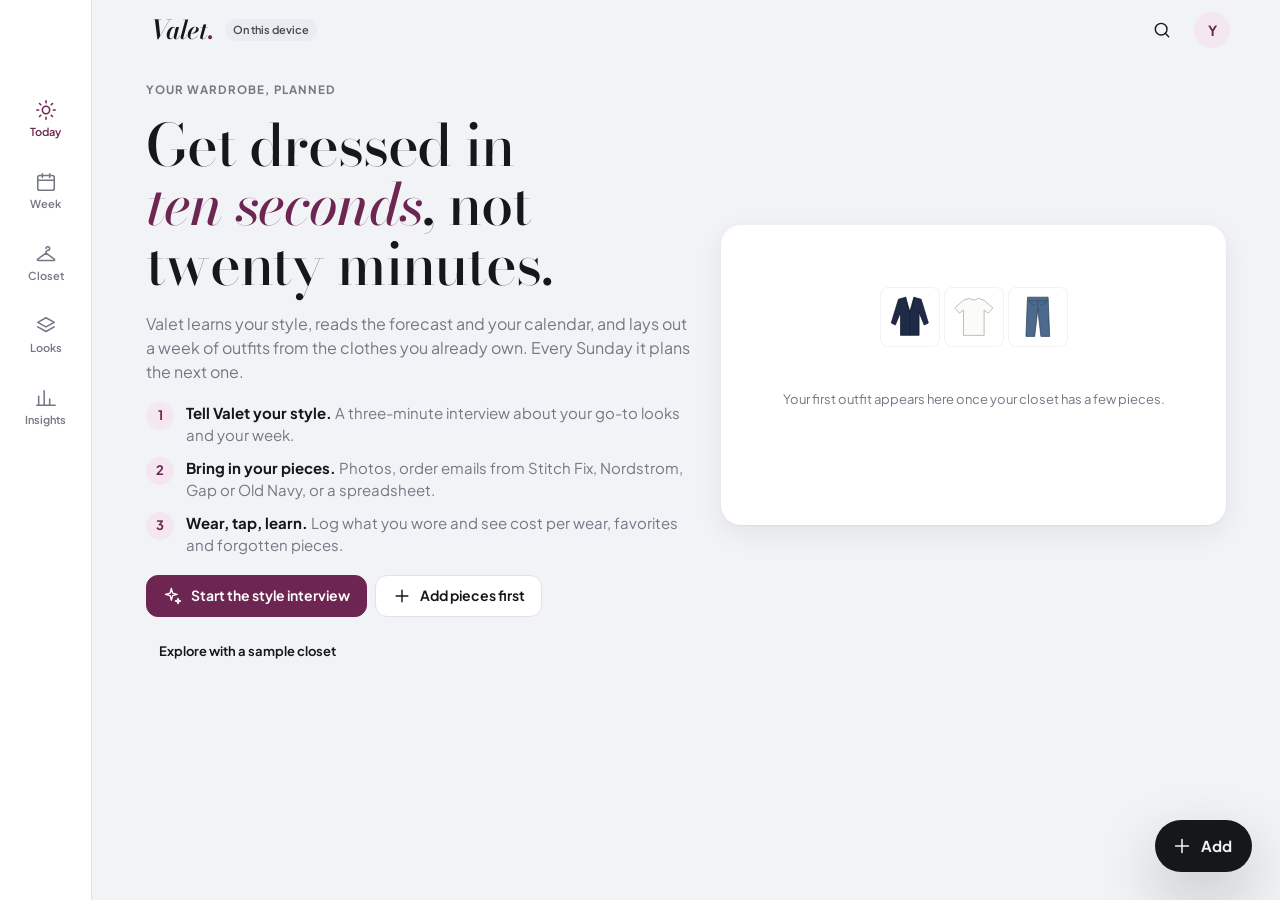
<file: closet/index.html>
<!doctype html>
<html lang="en">
<head>
<meta charset="utf-8">
<meta name="viewport" content="width=device-width,initial-scale=1,viewport-fit=cover">
<title>Valet Wardrobe</title>
<meta name="description" content="Plan outfits from your own closet around the weather, your calendar and your style.">
<meta name="theme-color" content="#f2f3f6" media="(prefers-color-scheme: light)">
<meta name="theme-color" content="#111215" media="(prefers-color-scheme: dark)">
<meta name="apple-mobile-web-app-capable" content="yes">
<meta name="apple-mobile-web-app-status-bar-style" content="default">
<meta name="apple-mobile-web-app-title" content="Valet">
<link rel="manifest" href="manifest.webmanifest">
<link rel="icon" href="icon.svg" type="image/svg+xml">
<link rel="apple-touch-icon" href="icon-180.png">
<link rel="preconnect" href="https://fonts.googleapis.com"><link rel="preconnect" href="https://fonts.gstatic.com" crossorigin>
<link rel="stylesheet" href="https://fonts.googleapis.com/css2?family=Bodoni+Moda:ital,opsz,wght@0,6..96,400..700;1,6..96,400..700&family=Plus+Jakarta+Sans:wght@400;500;600;700&display=swap">
<style>
:root { padding-top: env(safe-area-inset-top, 0px); padding-bottom: env(safe-area-inset-bottom, 0px); color-scheme: light; }
[hidden] { display: none !important; }
img { max-width: 100%; }
/* Layout: one column on phones with a bottom tab bar; from 960px a left rail and a centred 1080px workspace.
   Look: cool porcelain ground, white garment tiles like a fitting-room rail, one mulberry accent, Didone for names. */
:root {
  --bg: #f2f3f6;
  --surface: #ffffff;
  --surface-2: #eaecf1;
  --ink: #16171b;
  --ink-2: #464953;
  --muted: #747885;
  --line: #dfe2e8;
  --accent: #6d2552;
  --accent-ink: #ffffff;
  --accent-soft: #f4e7ef;
  --board: #ffffff;
  --tile: #ffffff;
  --good: #2c7a4b; --good-soft: #e3f2e8;
  --warn: #9a640f; --warn-soft: #fbf0dc;
  --bad: #b1352a;  --bad-soft: #fbe6e3;
  --scrim: rgba(18, 19, 24, .42);
  --shadow: 0 1px 2px rgba(22, 24, 32, .05), 0 8px 28px rgba(22, 24, 32, .07);
  --shadow-lg: 0 24px 60px rgba(22, 24, 32, .22);
  --f-display: 'Bodoni Moda', 'Bodoni 72', Didot, 'Times New Roman', serif;
  --f-ui: 'Plus Jakarta Sans', system-ui, -apple-system, 'Segoe UI', Roboto, sans-serif;
  --r: 16px; --r-sm: 10px; --tabh: 64px;
}
@media (prefers-color-scheme: dark) {
  :root:not([data-theme="light"]) {
    --bg: #111215; --surface: #1a1b20; --surface-2: #24262d; --ink: #eeeff3; --ink-2: #c4c6ce; --muted: #8f929d; --line: #2d2f37;
    --accent: #e490bf; --accent-ink: #2b0c1e; --accent-soft: #3a2130; --board: #202228; --tile: #f4f4f2;
    --good: #72c995; --good-soft: #1d3326; --warn: #e3ac55; --warn-soft: #382b16; --bad: #f0857a; --bad-soft: #3d1f1c;
    --scrim: rgba(0, 0, 0, .6); --shadow: 0 1px 2px rgba(0, 0, 0, .3), 0 8px 28px rgba(0, 0, 0, .3); color-scheme: dark;
  }
}
:root[data-theme="dark"] {
  --bg: #111215; --surface: #1a1b20; --surface-2: #24262d; --ink: #eeeff3; --ink-2: #c4c6ce; --muted: #8f929d; --line: #2d2f37;
  --accent: #e490bf; --accent-ink: #2b0c1e; --accent-soft: #3a2130; --board: #202228; --tile: #f4f4f2;
  --good: #72c995; --good-soft: #1d3326; --warn: #e3ac55; --warn-soft: #382b16; --bad: #f0857a; --bad-soft: #3d1f1c;
  --scrim: rgba(0, 0, 0, .6); --shadow: 0 1px 2px rgba(0, 0, 0, .3), 0 8px 28px rgba(0, 0, 0, .3); color-scheme: dark;
}

* { box-sizing: border-box; }
html, body { min-height: 100%; }
body { margin: 0; background: var(--bg); color: var(--ink); font: 15px/1.5 var(--f-ui); -webkit-font-smoothing: antialiased; -webkit-tap-highlight-color: transparent; }
button, input, select, textarea { font: inherit; color: inherit; }
button { cursor: pointer; }
:focus-visible { outline: 2px solid var(--accent); outline-offset: 2px; border-radius: 6px; }
.ic { width: 20px; height: 20px; flex: none; }
h1, h2, h3, h4 { margin: 0; text-wrap: balance; font-weight: 600; }
p { margin: 0; }
.num { font-variant-numeric: tabular-nums; }
.muted { color: var(--muted); }
.small { font-size: 13px; }
.xs { font-size: 12px; }
.eyebrow { font-size: 11.5px; font-weight: 700; letter-spacing: .09em; text-transform: uppercase; color: var(--muted); }
.display { font-family: var(--f-display); font-weight: 500; letter-spacing: -.01em; }
.row { display: flex; align-items: center; gap: 8px; }
.row.wrap { flex-wrap: wrap; }
.between { justify-content: space-between; }
.stack { display: flex; flex-direction: column; gap: 12px; }
.grow { flex: 1; min-width: 0; }
.hide { display: none !important; }
.sr { position: absolute; width: 1px; height: 1px; overflow: hidden; clip: rect(0 0 0 0); }

/* ---------- shell ---------- */
body::before { content: ""; position: fixed; inset: 0 0 auto; height: env(safe-area-inset-top, 0px); z-index: 30; background: var(--bg); }
.shell { min-height: 100%; padding-bottom: calc(var(--tabh) + env(safe-area-inset-bottom, 0px) + 24px); }
.topbar { position: sticky; top: env(safe-area-inset-top, 0px); z-index: 20; background: color-mix(in srgb, var(--bg) 88%, transparent); backdrop-filter: blur(14px); -webkit-backdrop-filter: blur(14px);
  padding-block: 10px; padding-left: max(16px, env(safe-area-inset-left, 0px)); padding-right: max(16px, env(safe-area-inset-right, 0px)); border-bottom: 1px solid transparent; }
.topbar.scrolled { border-bottom-color: var(--line); }
.topbar-in { max-width: 1080px; margin: 0 auto; display: flex; align-items: center; gap: 12px; }
.wordmark { font-family: var(--f-display); font-style: italic; font-size: 26px; font-weight: 600; letter-spacing: -.02em; color: var(--ink); text-decoration: none; line-height: 1; }
.wordmark i { color: var(--accent); font-style: normal; }
.mode-pill { font-size: 11px; font-weight: 600; padding: 3px 8px; border-radius: 99px; background: var(--surface-2); color: var(--ink-2); }
.iconbtn { width: 40px; height: 40px; display: inline-grid; place-items: center; border-radius: 12px; border: 0; background: transparent; color: var(--ink); }
.iconbtn:hover { background: var(--surface-2); }
.avatar { width: 36px; height: 36px; border-radius: 50%; background: var(--accent-soft); color: var(--accent); display: grid; place-items: center; font-weight: 700; font-size: 14px; border: 0; }
main { padding-left: max(16px, env(safe-area-inset-left, 0px)); padding-right: max(16px, env(safe-area-inset-right, 0px)); }
.page { max-width: 1080px; margin: 0 auto; padding-top: 8px; display: flex; flex-direction: column; gap: 22px; }
.page-head { display: flex; align-items: flex-end; justify-content: space-between; gap: 12px; flex-wrap: wrap; }
.page-title { font-family: var(--f-display); font-size: clamp(28px, 6vw, 40px); font-weight: 500; line-height: 1.08; letter-spacing: -.015em; }
.section-title { font-size: 17px; font-weight: 700; }
.section-head { display: flex; align-items: baseline; justify-content: space-between; gap: 10px; margin-bottom: 10px; }

.tabbar { position: fixed; left: 0; right: 0; bottom: 0; z-index: 25; background: color-mix(in srgb, var(--surface) 94%, transparent); backdrop-filter: blur(16px); -webkit-backdrop-filter: blur(16px);
  border-top: 1px solid var(--line); display: grid; grid-template-columns: repeat(5, 1fr); padding-bottom: env(safe-area-inset-bottom, 0px);
  padding-left: env(safe-area-inset-left, 0px); padding-right: env(safe-area-inset-right, 0px); }
.tab { height: var(--tabh); border: 0; background: none; display: flex; flex-direction: column; align-items: center; justify-content: center; gap: 3px; font-size: 11px; font-weight: 600; color: var(--muted); text-decoration: none; }
.tab .ic { width: 22px; height: 22px; }
.tab[aria-current="page"] { color: var(--accent); }
.fab { position: fixed; z-index: 26; right: calc(16px + env(safe-area-inset-right, 0px)); bottom: calc(var(--tabh) + 16px + env(safe-area-inset-bottom, 0px)); height: 52px; padding: 0 20px 0 16px;
  border-radius: 26px; border: 0; background: var(--ink); color: var(--bg); display: flex; align-items: center; gap: 8px; font-weight: 700; box-shadow: var(--shadow-lg); }
.fab .ic { width: 22px; height: 22px; }
@media (min-width: 960px) {
  .shell { padding-left: 92px; padding-bottom: 48px; }
  .tabbar { top: 0; right: auto; width: 92px; display: flex; flex-direction: column; justify-content: flex-start; padding-top: 86px; border-top: 0; border-right: 1px solid var(--line); gap: 4px; }
  .tab { height: 68px; }
  .fab { bottom: 28px; right: 28px; }
  .topbar { padding-left: 24px; }
}

/* ---------- controls ---------- */
.btn { display: inline-flex; align-items: center; justify-content: center; gap: 8px; height: 42px; padding: 0 16px; border-radius: 12px; border: 1px solid var(--line); background: var(--surface); font-weight: 650; font-size: 14px; white-space: nowrap; color: var(--ink); text-decoration: none; }
.btn:hover { border-color: color-mix(in srgb, var(--ink) 25%, var(--line)); }
.btn.primary { background: var(--accent); border-color: var(--accent); color: var(--accent-ink); }
.btn.primary:hover { filter: brightness(1.06); }
.btn.dark { background: var(--ink); border-color: var(--ink); color: var(--bg); }
.btn.quiet { border-color: transparent; background: transparent; padding: 0 10px; }
.btn.quiet:hover { background: var(--surface-2); }
.btn.sm { height: 34px; padding: 0 12px; font-size: 13px; border-radius: 10px; }
.btn.block { width: 100%; }
.btn[disabled] { opacity: .5; cursor: default; }
.btn.danger { color: var(--bad); }
.chip { display: inline-flex; align-items: center; gap: 6px; height: 32px; padding: 0 12px; border-radius: 99px; border: 1px solid var(--line); background: var(--surface); font-size: 13px; font-weight: 600; color: var(--ink-2); white-space: nowrap; }
.chip .ic { width: 16px; height: 16px; }
button.chip:hover { border-color: color-mix(in srgb, var(--ink) 25%, var(--line)); }
.chip[aria-pressed="true"], .chip.on { background: var(--ink); border-color: var(--ink); color: var(--bg); }
.chip.soft { background: var(--surface-2); border-color: transparent; }
.chip.accent { background: var(--accent-soft); border-color: transparent; color: var(--accent); }
.chips { display: flex; flex-wrap: wrap; gap: 8px; }
.chips.scroll { flex-wrap: nowrap; overflow-x: auto; scrollbar-width: none; margin: 0 -16px; padding: 2px 16px; }
.chips.scroll::-webkit-scrollbar { display: none; }
.seg { display: inline-flex; padding: 3px; border-radius: 12px; background: var(--surface-2); gap: 2px; }
.seg button { border: 0; background: transparent; height: 34px; padding: 0 14px; border-radius: 9px; font-weight: 650; font-size: 13.5px; color: var(--muted); }
.seg button[aria-pressed="true"] { background: var(--surface); color: var(--ink); box-shadow: 0 1px 3px rgba(0, 0, 0, .08); }
.badge { display: inline-flex; align-items: center; gap: 4px; font-size: 11px; font-weight: 700; padding: 2px 7px; border-radius: 6px; background: var(--surface-2); color: var(--ink-2); }
.badge.good { background: var(--good-soft); color: var(--good); } .badge.warn { background: var(--warn-soft); color: var(--warn); } .badge.bad { background: var(--bad-soft); color: var(--bad); }
.badge.accent { background: var(--accent-soft); color: var(--accent); }
.field { display: flex; flex-direction: column; gap: 6px; min-width: 0; }
.field > span, .label { font-size: 12.5px; font-weight: 650; color: var(--ink-2); }
.input, select.input, textarea.input { width: 100%; min-height: 42px; padding: 9px 12px; border-radius: 11px; border: 1px solid var(--line); background: var(--surface); outline: none; }
.input:focus { border-color: var(--accent); box-shadow: 0 0 0 3px var(--accent-soft); }
textarea.input { min-height: 120px; resize: vertical; line-height: 1.45; }
.grid2 { display: grid; grid-template-columns: 1fr 1fr; gap: 12px; }
.grid3 { display: grid; grid-template-columns: repeat(3, 1fr); gap: 12px; }
@media (max-width: 520px) { .grid3 { grid-template-columns: 1fr 1fr; } }
.range { width: 100%; accent-color: var(--accent); }
.swatches { display: flex; flex-wrap: wrap; gap: 8px; }
.sw { width: 30px; height: 30px; border-radius: 50%; border: 2px solid var(--surface); box-shadow: 0 0 0 1px var(--line); padding: 0; position: relative; }
.sw[aria-pressed="true"] { box-shadow: 0 0 0 2px var(--ink); }
.sw[aria-pressed="true"]::after { content: ""; position: absolute; inset: 9px; border-radius: 50%; background: var(--surface); opacity: .9; }
.dot { width: 12px; height: 12px; border-radius: 50%; display: inline-block; box-shadow: inset 0 0 0 1px rgba(0, 0, 0, .12); flex: none; }
.toggle { display: flex; align-items: center; justify-content: space-between; gap: 12px; padding: 12px 0; border-bottom: 1px solid var(--line); }
.toggle:last-child { border-bottom: 0; }
.switch { appearance: none; width: 44px; height: 26px; border-radius: 13px; background: var(--surface-2); position: relative; border: 1px solid var(--line); flex: none; transition: background .15s; }
.switch::after { content: ""; position: absolute; top: 2px; left: 2px; width: 20px; height: 20px; border-radius: 50%; background: var(--surface); box-shadow: 0 1px 3px rgba(0, 0, 0, .25); transition: transform .15s; }
.switch:checked { background: var(--accent); border-color: var(--accent); }
.switch:checked::after { transform: translateX(18px); }

.card { background: var(--surface); border-radius: var(--r); box-shadow: var(--shadow); padding: 16px; }
.card.flat { box-shadow: none; border: 1px solid var(--line); }
.list { display: flex; flex-direction: column; }
.list > * + * { border-top: 1px solid var(--line); }
.li { display: flex; align-items: center; gap: 12px; padding: 12px 0; min-width: 0; }
.li-btn { width: 100%; text-align: left; border: 0; background: none; padding: 12px 0; display: flex; align-items: center; gap: 12px; }
.note { display: flex; gap: 10px; padding: 12px 14px; border-radius: 12px; background: var(--surface-2); color: var(--ink-2); font-size: 13.5px; align-items: flex-start; }
.note .ic { margin-top: 1px; }
.note.accent { background: var(--accent-soft); color: var(--ink); }
.note.warn { background: var(--warn-soft); color: var(--ink); }
.empty { text-align: center; padding: 36px 20px; display: flex; flex-direction: column; align-items: center; gap: 12px; }
.empty .art { width: 120px; height: 120px; opacity: .9; }
.empty h3 { font-family: var(--f-display); font-weight: 500; font-size: 24px; }
.empty p { color: var(--muted); max-width: 42ch; }

/* ---------- outfit board (flat-lay) ---------- */
.board { background: var(--board); border-radius: 20px; padding: 14px; display: grid; gap: 10px; grid-template-columns: 1fr 1.25fr 0.8fr;
  grid-template-areas: "outer main side" "layer main side"; box-shadow: var(--shadow); min-height: 300px; }
.board .col { display: flex; flex-direction: column; gap: 10px; min-width: 0; }
.board .c-left { grid-area: outer / outer / layer / layer; }
.board .c-main { grid-area: main; }
.board .c-side { grid-area: side; }
.board .accs { display: grid; grid-template-columns: 1fr 1fr; gap: 8px; }
.board .accs .piece .cap { display: none; }
.board .accs.one { grid-template-columns: 1fr; }
.piece { position: relative; border: 0; padding: 0; background: var(--tile); border-radius: 14px; display: flex; align-items: center; justify-content: center; overflow: hidden; aspect-ratio: 1; width: 100%; box-shadow: inset 0 0 0 1px rgba(0, 0, 0, .05); }
.piece.tall { aspect-ratio: .82; }
.piece img { width: 100%; height: 100%; object-fit: contain; mix-blend-mode: multiply; }
.piece .gsvg { width: 82%; height: 82%; }
.piece.sm .gsvg { width: 74%; height: 74%; }
.piece .lockmark { position: absolute; top: 6px; right: 6px; width: 24px; height: 24px; border-radius: 50%; background: var(--ink); color: var(--bg); display: grid; place-items: center; }
.piece .lockmark .ic { width: 13px; height: 13px; }
.piece .cap { position: absolute; left: 6px; right: 6px; bottom: 6px; font-size: 10.5px; font-weight: 650; color: #3a3c44; text-align: left; white-space: nowrap; overflow: hidden; text-overflow: ellipsis; background: rgba(255, 255, 255, .86); border-radius: 6px; padding: 2px 6px; }
button.piece:hover { box-shadow: inset 0 0 0 2px var(--accent); }
.board-empty { grid-column: 1 / -1; display: grid; place-items: center; text-align: center; color: var(--muted); padding: 30px; }
.mini { display: grid; grid-template-columns: repeat(4, 1fr); gap: 4px; background: var(--board); border-radius: 12px; padding: 6px; }
.mini .piece { border-radius: 8px; }
.mini .piece .gsvg { width: 86%; height: 86%; }
.mini.five { grid-template-columns: repeat(5, 1fr); }

.outfit-card { display: grid; grid-template-columns: minmax(0, 1.25fr) minmax(0, 1fr); gap: 20px; align-items: start; }
@media (max-width: 820px) { .outfit-card { grid-template-columns: 1fr; } }
.why { display: flex; flex-direction: column; gap: 8px; margin: 0; padding: 0; list-style: none; }
.why li { display: flex; gap: 10px; font-size: 14px; color: var(--ink-2); }
.why li::before { content: ""; width: 6px; height: 6px; border-radius: 50%; background: var(--accent); margin-top: 8px; flex: none; }
.actions { display: flex; flex-wrap: wrap; gap: 8px; }

.wx { display: inline-flex; align-items: center; gap: 8px; font-weight: 600; }
.wx .ic { width: 22px; height: 22px; color: var(--accent); }
.wx-big { font-family: var(--f-display); font-size: 40px; line-height: 1; font-weight: 500; }
.today-hero { display: grid; grid-template-columns: 1fr auto; gap: 16px; align-items: end; }
.events { display: flex; flex-direction: column; gap: 6px; }
.ev { display: flex; align-items: center; gap: 10px; font-size: 13.5px; min-width: 0; }
.ev .t { width: 52px; color: var(--muted); font-variant-numeric: tabular-nums; flex: none; font-size: 12.5px; }
.ev .n { min-width: 0; overflow: hidden; text-overflow: ellipsis; white-space: nowrap; }

/* ---------- week ---------- */
.week { display: grid; gap: 12px; grid-template-columns: 1fr; }
@media (min-width: 700px) { .week { grid-template-columns: repeat(2, 1fr); } }
@media (min-width: 1100px) { .week { grid-template-columns: repeat(4, 1fr); } }
.day { background: var(--surface); border-radius: var(--r); box-shadow: var(--shadow); padding: 12px; display: flex; flex-direction: column; gap: 10px; border: 0; text-align: left; position: relative; min-width: 0; }
.day.is-today { box-shadow: 0 0 0 2px var(--accent), var(--shadow); }
.day.past { opacity: .72; }
.day-h { display: flex; justify-content: space-between; align-items: baseline; gap: 8px; }
.day-name { font-family: var(--f-display); font-size: 21px; font-weight: 500; }
.day-meta { display: flex; align-items: center; gap: 6px; font-size: 12.5px; color: var(--ink-2); flex-wrap: wrap; }
.day-meta .ic { width: 16px; height: 16px; }

/* ---------- closet grid ---------- */
.toolbar { display: flex; gap: 8px; align-items: center; flex-wrap: wrap; }
.search { position: relative; flex: 1; min-width: 180px; }
.search .ic { position: absolute; left: 12px; top: 11px; color: var(--muted); }
.search input { padding-left: 38px; }
.items { display: grid; grid-template-columns: repeat(auto-fill, minmax(150px, 1fr)); gap: 12px; }
@media (max-width: 420px) { .items { grid-template-columns: repeat(2, 1fr); gap: 10px; } }
.item { border: 0; padding: 0; background: var(--surface); border-radius: 14px; box-shadow: var(--shadow); text-align: left; overflow: hidden; display: flex; flex-direction: column; min-width: 0; position: relative; }
.item .piece { border-radius: 0; box-shadow: none; aspect-ratio: 1; }
.item-b { padding: 8px 10px 10px; display: flex; flex-direction: column; gap: 2px; min-width: 0; }
.item-n { font-weight: 650; font-size: 13.5px; white-space: nowrap; overflow: hidden; text-overflow: ellipsis; }
.item-m { font-size: 12px; color: var(--muted); display: flex; gap: 6px; flex-wrap: wrap; font-variant-numeric: tabular-nums; }
.item .flag { position: absolute; top: 8px; left: 8px; }
.item .fav { position: absolute; top: 8px; right: 8px; color: var(--accent); }
.item .fav .ic { width: 18px; height: 18px; fill: currentColor; }
.item.sel { box-shadow: 0 0 0 2px var(--accent), var(--shadow); }

/* care-label stat tag */
.tagline { display: inline-flex; align-items: stretch; border: 1px solid var(--line); border-radius: 8px; overflow: hidden; font-size: 12px; font-variant-numeric: tabular-nums; }
.tagline span { padding: 3px 8px; }
.tagline span + span { border-left: 1px dashed var(--line); }

/* ---------- sheets ---------- */
.scrim { position: fixed; inset: 0; background: var(--scrim); z-index: 40; animation: fade .18s ease; }
.sheet { position: fixed; z-index: 41; left: 0; right: 0; bottom: 0; max-height: 92vh; background: var(--bg); border-radius: 22px 22px 0 0; display: flex; flex-direction: column; box-shadow: var(--shadow-lg); animation: rise .24s cubic-bezier(.2, .8, .2, 1); }
.sheet-h { display: flex; align-items: center; gap: 10px; padding: 14px 16px 10px; padding-left: max(16px, env(safe-area-inset-left, 0px)); padding-right: max(16px, env(safe-area-inset-right, 0px)); }
.sheet-h h2 { font-family: var(--f-display); font-weight: 500; font-size: 24px; flex: 1; min-width: 0; }
.sheet-b { overflow: auto; padding: 4px 16px 20px; padding-left: max(16px, env(safe-area-inset-left, 0px)); padding-right: max(16px, env(safe-area-inset-right, 0px)); display: flex; flex-direction: column; gap: 16px; }
.sheet-f { padding: 12px 16px calc(12px + env(safe-area-inset-bottom, 0px)); border-top: 1px solid var(--line); display: flex; gap: 8px; justify-content: flex-end; background: var(--bg); border-radius: 0 0 22px 22px; flex-wrap: wrap; }
.grab { width: 40px; height: 4px; border-radius: 2px; background: var(--line); margin: 8px auto 0; }
@media (min-width: 760px) {
  .sheet { left: 50%; top: 50%; bottom: auto; right: auto; transform: translate(-50%, -50%); width: min(640px, calc(100vw - 48px)); max-height: 86vh; border-radius: 22px; animation: pop .2s ease; }
  .sheet.wide { width: min(920px, calc(100vw - 48px)); }
  .grab { display: none; }
}
@keyframes fade { from { opacity: 0; } }
@keyframes rise { from { transform: translateY(40px); opacity: 0; } }
@keyframes pop { from { transform: translate(-50%, -48%); opacity: 0; } }
@media (prefers-reduced-motion: reduce) { .sheet, .scrim, .toast { animation: none !important; } }
.toast { position: fixed; z-index: 60; left: 50%; transform: translateX(-50%); bottom: calc(var(--tabh) + 84px + env(safe-area-inset-bottom, 0px)); background: var(--ink); color: var(--bg); padding: 11px 16px; border-radius: 12px; font-weight: 600; font-size: 14px; box-shadow: var(--shadow-lg); max-width: calc(100vw - 32px); animation: rise .2s ease; display: flex; gap: 12px; align-items: center; }
.toast button { background: none; border: 0; color: var(--accent); font-weight: 700; filter: brightness(1.6); }
@media (min-width: 960px) { .toast { bottom: 32px; } }

/* ---------- insights ---------- */
.kpis { display: grid; grid-template-columns: repeat(4, 1fr); gap: 12px; }
@media (max-width: 760px) { .kpis { grid-template-columns: repeat(2, 1fr); } }
.kpi { background: var(--surface); border-radius: var(--r); box-shadow: var(--shadow); padding: 14px 16px; display: flex; flex-direction: column; gap: 4px; min-width: 0; }
.kpi b { font-family: var(--f-display); font-size: 30px; font-weight: 500; line-height: 1.1; font-variant-numeric: tabular-nums; }
.kpi small { color: var(--muted); font-size: 12px; }
.cols { display: grid; grid-template-columns: repeat(2, minmax(0, 1fr)); gap: 16px; }
@media (max-width: 820px) { .cols { grid-template-columns: 1fr; } }
.bars { display: flex; flex-direction: column; gap: 8px; }
.bar { display: grid; grid-template-columns: minmax(80px, 34%) 1fr auto; gap: 10px; align-items: center; font-size: 13px; min-width: 0; }
.bar .lbl { white-space: nowrap; overflow: hidden; text-overflow: ellipsis; color: var(--ink-2); }
.bar .trk { height: 10px; background: var(--surface-2); border-radius: 0 5px 5px 0; overflow: hidden; }
.bar .fil { height: 100%; background: var(--accent); border-radius: 0 4px 4px 0; min-width: 2px; }
.bar .val { font-variant-numeric: tabular-nums; color: var(--ink); font-weight: 600; min-width: 48px; text-align: right; }
.heat { display: grid; grid-auto-flow: column; grid-template-rows: repeat(7, 1fr); gap: 3px; overflow-x: auto; padding-bottom: 4px; }
.heat i { width: 13px; height: 13px; border-radius: 3px; background: var(--surface-2); display: block; }
.heat i[data-l="1"] { background: color-mix(in srgb, var(--accent) 30%, var(--surface-2)); }
.heat i[data-l="2"] { background: color-mix(in srgb, var(--accent) 55%, var(--surface-2)); }
.heat i[data-l="3"] { background: color-mix(in srgb, var(--accent) 80%, var(--surface-2)); }
.heat i[data-l="4"] { background: var(--accent); }
.legend { display: flex; align-items: center; gap: 4px; font-size: 11.5px; color: var(--muted); }
.legend i { width: 11px; height: 11px; border-radius: 3px; display: inline-block; }
.cols-chart { display: flex; align-items: flex-end; gap: 6px; height: 140px; padding-top: 8px; }
.cols-chart .c { flex: 1; display: flex; flex-direction: column; align-items: center; gap: 4px; height: 100%; justify-content: flex-end; min-width: 0; }
.cols-chart .c b { width: 100%; max-width: 28px; background: var(--accent); border-radius: 4px 4px 0 0; min-height: 2px; }
.cols-chart .c span { font-size: 10.5px; color: var(--muted); }
.palette { display: flex; height: 26px; border-radius: 8px; overflow: hidden; gap: 2px; }
.palette i { display: block; height: 100%; min-width: 3px; box-shadow: inset 0 0 0 1px color-mix(in srgb, var(--ink) 12%, transparent); }
.tip { position: fixed; z-index: 70; pointer-events: none; background: var(--ink); color: var(--bg); font-size: 12px; font-weight: 600; padding: 6px 9px; border-radius: 8px; white-space: nowrap; }

/* ---------- interview ---------- */
.iv { position: fixed; inset: 0; z-index: 50; background: var(--bg); overflow: auto; padding-top: env(safe-area-inset-top, 0px); padding-bottom: env(safe-area-inset-bottom, 0px); }
.iv-in { max-width: 640px; margin: 0 auto; padding: 20px max(16px, env(safe-area-inset-right, 0px)) 28px max(16px, env(safe-area-inset-left, 0px)); min-height: 100%; display: flex; flex-direction: column; gap: 22px; }
.iv-progress { height: 4px; background: var(--surface-2); border-radius: 2px; overflow: hidden; }
.iv-progress b { display: block; height: 100%; background: var(--accent); transition: width .3s; }
.iv h1 { font-family: var(--f-display); font-weight: 500; font-size: clamp(30px, 7vw, 42px); line-height: 1.08; }
.iv-lede { color: var(--ink-2); font-size: 16px; max-width: 52ch; }
.iv-foot { margin-top: auto; display: flex; justify-content: space-between; gap: 10px; padding-top: 10px; }
.opt-grid { display: grid; grid-template-columns: repeat(auto-fill, minmax(200px, 1fr)); gap: 10px; }
.opt { border: 1px solid var(--line); background: var(--surface); border-radius: 14px; padding: 12px 14px; text-align: left; display: flex; gap: 10px; align-items: center; font-weight: 600; font-size: 14px; min-width: 0; }
.opt[aria-pressed="true"] { border-color: var(--accent); box-shadow: 0 0 0 2px var(--accent-soft); background: color-mix(in srgb, var(--accent-soft) 45%, var(--surface)); }
.opt .mini { flex: none; width: 92px; padding: 3px; gap: 2px; grid-template-columns: repeat(3, 1fr); }
.kind-row { display: grid; grid-template-columns: minmax(0, 1fr) minmax(150px, 1.3fr); gap: 12px; align-items: center; padding: 10px 0; border-bottom: 1px solid var(--line); }
.levels { display: flex; justify-content: space-between; font-size: 11px; color: var(--muted); }

.welcome { display: grid; gap: 20px; grid-template-columns: 1fr; align-items: center; }
@media (min-width: 860px) { .welcome { grid-template-columns: 1.1fr 1fr; } }
.welcome h1 { font-family: var(--f-display); font-weight: 500; font-size: clamp(36px, 8vw, 58px); line-height: 1.02; letter-spacing: -.02em; }
.welcome h1 em { color: var(--accent); }
.steps { display: flex; flex-direction: column; gap: 10px; }
.step { display: flex; gap: 12px; align-items: flex-start; }
.step b { width: 28px; height: 28px; border-radius: 50%; background: var(--accent-soft); color: var(--accent); display: grid; place-items: center; font-size: 13px; flex: none; }

.ret { display: flex; gap: 12px; align-items: flex-start; padding: 12px 0; }
.ret .mk { width: 40px; height: 40px; border-radius: 10px; background: var(--ink); color: var(--bg); display: grid; place-items: center; font-family: var(--f-display); font-weight: 700; font-size: 16px; flex: none; }
.review { display: flex; flex-direction: column; gap: 8px; }
.rv { display: grid; grid-template-columns: auto 52px minmax(0, 1fr); gap: 10px; align-items: center; padding: 8px; border-radius: 12px; background: var(--surface); border: 1px solid var(--line); }
.rv .piece { width: 52px; border-radius: 10px; }
.rv-f { display: grid; grid-template-columns: 1fr 1fr 90px; gap: 6px; min-width: 0; }
.rv-f .input { min-height: 34px; padding: 5px 8px; font-size: 13px; border-radius: 8px; }
.rv-f .full { grid-column: 1 / -1; }
@media (max-width: 520px) { .rv-f { grid-template-columns: 1fr 1fr; } }
.check { width: 20px; height: 20px; accent-color: var(--accent); }
.photo-drop { border: 1.5px dashed var(--line); border-radius: 16px; padding: 22px; display: flex; flex-direction: column; align-items: center; gap: 8px; text-align: center; background: var(--surface); }
.photo-drop.over { border-color: var(--accent); background: var(--accent-soft); }
.detail-photo { width: 100%; max-width: 280px; margin: 0 auto; }
.wear-dots { display: flex; flex-wrap: wrap; gap: 6px; }
.wear-dots .chip { height: 28px; font-size: 12px; }
.spinner { width: 18px; height: 18px; border-radius: 50%; border: 2px solid var(--line); border-top-color: var(--accent); animation: spin .8s linear infinite; }
@keyframes spin { to { transform: rotate(360deg); } }
.banner { max-width: 1080px; margin: 0 auto 4px; }
.capsule-strip { display: grid; grid-template-columns: repeat(auto-fill, minmax(54px, 1fr)); gap: 6px; }
.capsule-strip .piece { border-radius: 10px; }
.looks-grid { display: grid; grid-template-columns: repeat(auto-fill, minmax(230px, 1fr)); gap: 14px; }
.look { background: var(--surface); border-radius: var(--r); box-shadow: var(--shadow); padding: 10px; display: flex; flex-direction: column; gap: 8px; border: 0; text-align: left; min-width: 0; }
.look .board { min-height: 0; box-shadow: none; padding: 8px; gap: 6px; border-radius: 12px; }
.look .board .col { gap: 6px; }
.look .piece { border-radius: 9px; }
.chat-a { background: var(--surface); border-radius: 14px; padding: 12px 14px; }

</style>
</head>
<body>
<div id="app"></div>
<script>
(() => {
'use strict';
/* ===== data.js ===== */
/* ───────────── Valet · wardrobe vocabulary ───────────── */

const DRESS_LEVELS = ['', 'Lounge', 'Casual', 'Smart casual', 'Polished', 'Formal'];
const WARMTH_LEVELS = ['', 'Breezy', 'Light', 'Medium', 'Warm', 'Very warm'];

// slot: where the piece sits on an outfit board / in the engine
const CATS = {
  top:       { label: 'Tops',        slot: 'top',    subs: ['Tee', 'Tank / cami', 'Blouse', 'Button-down', 'Sweater', 'Turtleneck', 'Sweatshirt', 'Bodysuit', 'Polo'] },
  bottom:    { label: 'Bottoms',     slot: 'bottom', subs: ['Jeans', 'Trousers', 'Wide-leg pants', 'Leggings', 'Joggers', 'Shorts', 'Skirt (mini)', 'Skirt (midi)', 'Skirt (maxi)'] },
  dress:     { label: 'Dresses',     slot: 'dress',  subs: ['Day dress', 'Midi dress', 'Maxi dress', 'Shirt dress', 'Sweater dress', 'Cocktail dress', 'Gown', 'Jumpsuit', 'Romper'] },
  layer:     { label: 'Layers',      slot: 'layer',  subs: ['Cardigan', 'Blazer', 'Vest', 'Shacket', 'Kimono'] },
  outerwear: { label: 'Outerwear',   slot: 'outer',  subs: ['Trench', 'Wool coat', 'Puffer', 'Denim jacket', 'Leather jacket', 'Rain jacket', 'Parka', 'Utility jacket'] },
  shoes:     { label: 'Shoes',       slot: 'shoes',  subs: ['Sneakers', 'Loafers / flats', 'Heels', 'Mules', 'Ankle boots', 'Tall boots', 'Sandals', 'Rain boots', 'Athletic shoes'] },
  bag:       { label: 'Bags',        slot: 'bag',    subs: ['Tote', 'Work bag', 'Shoulder bag', 'Crossbody', 'Clutch', 'Backpack'] },
  accessory: { label: 'Accessories', slot: 'acc',    subs: ['Necklace', 'Earrings', 'Bracelet', 'Watch', 'Ring', 'Scarf', 'Belt', 'Hat', 'Sunglasses', 'Hair accessory'] },
  active:    { label: 'Activewear',  slot: 'active', subs: ['Sports bra', 'Active top', 'Active leggings', 'Active shorts', 'Active jacket'] },
};
const CAT_ORDER = ['top', 'bottom', 'dress', 'layer', 'outerwear', 'shoes', 'bag', 'accessory', 'active'];

// Per-subtype defaults: warmth (1–5), dress level (1–5), garment drawing
const SUB = {
  'Tee': [2, 2, 'tee'], 'Tank / cami': [1, 2, 'tank'], 'Blouse': [2, 3.5, 'blouse'], 'Button-down': [2, 3.5, 'shirt'],
  'Sweater': [4, 3, 'sweater'], 'Turtleneck': [4, 3.5, 'turtleneck'], 'Sweatshirt': [3, 1.5, 'sweater'], 'Bodysuit': [2, 3, 'tank'], 'Polo': [2, 2.5, 'tee'],
  'Jeans': [3, 2, 'jeans'], 'Trousers': [3, 4, 'trousers'], 'Wide-leg pants': [3, 3.5, 'wideleg'], 'Leggings': [2, 1.5, 'leggings'], 'Joggers': [3, 1.5, 'trousers'],
  'Shorts': [1, 1.5, 'shorts'], 'Skirt (mini)': [1, 2.5, 'skirtmini'], 'Skirt (midi)': [2, 3.5, 'skirtmidi'], 'Skirt (maxi)': [2, 3, 'skirtmaxi'],
  'Day dress': [2, 2.5, 'dress'], 'Midi dress': [2, 3.5, 'dressmidi'], 'Maxi dress': [2, 3, 'dressmaxi'], 'Shirt dress': [2, 3, 'dress'],
  'Sweater dress': [4, 3, 'dressmidi'], 'Cocktail dress': [2, 4.5, 'dresscocktail'], 'Gown': [2, 5, 'dressmaxi'], 'Jumpsuit': [2, 3.5, 'jumpsuit'], 'Romper': [1, 2, 'romper'],
  'Cardigan': [3, 3, 'cardigan'], 'Blazer': [3, 4, 'blazer'], 'Vest': [2, 3, 'vest'], 'Shacket': [3, 2, 'jacket'], 'Kimono': [1, 2.5, 'cardigan'],
  'Trench': [3, 3.5, 'trench'], 'Wool coat': [5, 4, 'coat'], 'Puffer': [5, 2, 'puffer'], 'Denim jacket': [3, 2, 'jacket'], 'Leather jacket': [3, 3, 'jacket'],
  'Rain jacket': [3, 2, 'raincoat'], 'Parka': [5, 2, 'coat'], 'Utility jacket': [3, 2, 'jacket'],
  'Sneakers': [3, 2, 'sneaker'], 'Loafers / flats': [3, 3.5, 'loafer'], 'Heels': [2, 4.5, 'heel'], 'Mules': [2, 3.5, 'mule'], 'Ankle boots': [4, 3.5, 'bootie'],
  'Tall boots': [5, 3.5, 'boot'], 'Sandals': [1, 2, 'sandal'], 'Rain boots': [4, 1.5, 'boot'], 'Athletic shoes': [3, 1, 'sneaker'],
  'Tote': [3, 3, 'tote'], 'Work bag': [3, 4, 'tote'], 'Shoulder bag': [3, 3.5, 'shoulderbag'], 'Crossbody': [3, 2.5, 'crossbody'], 'Clutch': [3, 4.5, 'clutch'], 'Backpack': [3, 1.5, 'backpack'],
  'Necklace': [3, 3, 'necklace'], 'Earrings': [3, 3, 'earrings'], 'Bracelet': [3, 3, 'bracelet'], 'Watch': [3, 3, 'watch'], 'Ring': [3, 3, 'ring'],
  'Scarf': [4, 3, 'scarf'], 'Belt': [3, 3, 'belt'], 'Hat': [4, 2, 'hat'], 'Sunglasses': [3, 2.5, 'sunglasses'], 'Hair accessory': [3, 2.5, 'ring'],
  'Sports bra': [1, 1, 'tank'], 'Active top': [2, 1, 'tee'], 'Active leggings': [2, 1, 'leggings'], 'Active shorts': [1, 1, 'shorts'], 'Active jacket': [3, 1, 'jacket'],
};

// Colors: neutral pieces pair with anything; hue drives harmony math
const COLORS = {
  black:     { label: 'Black', hex: '#1d1d20', n: 1 },
  charcoal:  { label: 'Charcoal', hex: '#45464c', n: 1 },
  grey:      { label: 'Grey', hex: '#9b9ea6', n: 1 },
  white:     { label: 'White', hex: '#fbfbfa', n: 1 },
  ivory:     { label: 'Ivory', hex: '#efe8d8', n: 1 },
  beige:     { label: 'Beige', hex: '#d8c6a5', n: 1 },
  camel:     { label: 'Camel', hex: '#b88a55', n: 1 },
  brown:     { label: 'Brown', hex: '#6b4631', n: 1 },
  khaki:     { label: 'Khaki', hex: '#b2a47b', n: 1 },
  olive:     { label: 'Olive', hex: '#6b6a3b', n: 1 },
  navy:      { label: 'Navy', hex: '#1f2a46', n: 1 },
  denim:     { label: 'Denim', hex: '#4b6a8e', n: 1 },
  lightwash: { label: 'Light wash', hex: '#94aecb', n: 1 },
  blue:      { label: 'Blue', hex: '#2f5daa', h: 217 },
  skyblue:   { label: 'Sky blue', hex: '#a8c5e6', h: 210 },
  teal:      { label: 'Teal', hex: '#237878', h: 180 },
  green:     { label: 'Green', hex: '#3e7c4f', h: 138 },
  sage:      { label: 'Sage', hex: '#a3b498', h: 100 },
  yellow:    { label: 'Yellow', hex: '#e8c547', h: 48 },
  mustard:   { label: 'Mustard', hex: '#c69a2f', h: 42 },
  orange:    { label: 'Orange', hex: '#df7a3a', h: 24 },
  rust:      { label: 'Rust', hex: '#a7532e', h: 18 },
  red:       { label: 'Red', hex: '#c0392d', h: 5 },
  burgundy:  { label: 'Burgundy', hex: '#6d2030', h: 345 },
  pink:      { label: 'Pink', hex: '#e59ab2', h: 340 },
  blush:     { label: 'Blush', hex: '#ecc8c1', h: 12, soft: 1 },
  fuchsia:   { label: 'Fuchsia', hex: '#c0317a', h: 325 },
  purple:    { label: 'Purple', hex: '#6a4c92', h: 270 },
  lavender:  { label: 'Lavender', hex: '#bda9d7', h: 265 },
  gold:      { label: 'Gold', hex: '#c9a448', metal: 1, n: 1 },
  silver:    { label: 'Silver', hex: '#b9bdc5', metal: 1, n: 1 },
  multi:     { label: 'Multicolor', hex: '#c58f9a', multi: 1, h: 0 },
};

const PATTERNS = ['Solid', 'Stripe', 'Plaid', 'Check', 'Floral', 'Animal', 'Polka dot', 'Print', 'Texture'];
const MATERIALS = ['Cotton', 'Linen', 'Silk', 'Satin', 'Wool', 'Cashmere', 'Knit', 'Denim', 'Leather', 'Suede', 'Faux leather',
  'Polyester', 'Viscose', 'Tech / nylon', 'Velvet', 'Tweed', 'Corduroy', 'Fleece', 'Sequin'];
const SEASONS = ['spring', 'summer', 'fall', 'winter'];
const STATUSES = {
  active: 'In rotation', laundry: 'In the laundry', tailor: 'Tailor / repair', storage: 'Off-season storage',
  donate: 'Donate / sell', retired: 'Gone',
};

// What a day asks of you. f = dress level target.
const KINDS = {
  work:     { label: 'Work',               f: 3,   icon: 'briefcase' },
  client:   { label: 'Client meeting',     f: 4,   icon: 'handshake' },
  showing:  { label: 'On my feet',         f: 3,   icon: 'key', comfortShoes: 1, note: 'Showings, open houses, tours' },
  wfh:      { label: 'Work from home',     f: 2,   icon: 'laptop' },
  casual:   { label: 'Casual',             f: 2,   icon: 'coffee' },
  date:     { label: 'Date night',         f: 3.5, icon: 'wine', evening: 1 },
  cocktail: { label: 'Party / cocktail',   f: 4,   icon: 'spark', evening: 1 },
  formal:   { label: 'Formal / wedding',   f: 5,   icon: 'diamond', evening: 1 },
  active:   { label: 'Workout',            f: 1,   icon: 'run', active: 1 },
  travel:   { label: 'Travel day',         f: 2,   icon: 'plane', comfortShoes: 1 },
  outdoor:  { label: 'Outdoors',           f: 2,   icon: 'sun', comfortShoes: 1 },
  lounge:   { label: 'At home',            f: 1,   icon: 'home' },
};
const KIND_ORDER = ['work', 'client', 'showing', 'wfh', 'casual', 'date', 'cocktail', 'formal', 'active', 'travel', 'outdoor', 'lounge'];

// Calendar text → kind. First match wins inside an event; the day takes the dressiest event.
const KIND_RULES = [
  ['formal',   /\b(wedding|gala|black[- ]tie|ball\b|opera|funeral|memorial|benefit dinner|awards?\b|bar mitzvah|bat mitzvah|quincea)/i],
  ['cocktail', /\b(cocktail|holiday party|christmas party|party|reception|celebration|theat(er|re)|symphony|ballet|fundraiser|launch event|mixer)/i],
  ['client',   /\b(client|listing (appt|appointment|presentation)|presentation|interview|board meeting|pitch|keynote|panel|investor|closing|signing|escrow|conference|seminar|court|deposition)/i],
  ['showing',  /\b(showing|open house|broker tour|caravan|walk[- ]?through|inspection|tour\b|site visit|preview|appraisal|staging)/i],
  ['active',   /\b(gym|yoga|pilates|barre|run\b|running|hike|hiking|tennis|pickleball|golf|spin|workout|work out|crossfit|f45|orange ?theory|swim|training|trainer|bootcamp|soccer practice)/i],
  ['travel',   /(✈|\bflight\b|\bfly\b|airport|\b[A-Z]{3} ?(→|->|to) ?[A-Z]{3}\b|\bterminal\b|train to|road trip|check[- ]?in|hotel|\btrip\b|vacation|getaway)/i],
  ['date',     /\b(date night|date\b|dinner|drinks|anniversary|happy hour|wine tasting|tasting)/i],
  ['outdoor',  /\b(picnic|park\b|beach|bbq|barbecue|game\b|tailgate|festival|farmers market|zoo|camping|lake|vineyard tour)/i],
  ['casual',   /\b(lunch|brunch|coffee|errands|pickup|pick up|playdate|family|friends|kids|school|church|grocer|haircut|nails|salon|doctor|dentist)/i],
  ['wfh',      /\b(wfh|work from home|remote day|home office)/i],
];

// Go-to formulas from the style interview; slots map to subtypes
const FORMULAS = [
  { k: 'jeans-tee-blazer',   label: 'Jeans, a tee & a blazer',             need: { bottom: ['Jeans'], top: ['Tee', 'Tank / cami', 'Bodysuit'], layer: ['Blazer'] } },
  { k: 'jeans-sweater-boots', label: 'Jeans, a sweater & boots',          need: { bottom: ['Jeans'], top: ['Sweater', 'Turtleneck'], shoes: ['Ankle boots', 'Tall boots'] } },
  { k: 'shirt-jeans-loafers', label: 'Crisp shirt, jeans & loafers',      need: { bottom: ['Jeans'], top: ['Button-down', 'Blouse'], shoes: ['Loafers / flats', 'Mules'] } },
  { k: 'trousers-blouse',    label: 'Tailored trousers & a blouse',       need: { bottom: ['Trousers', 'Wide-leg pants'], top: ['Blouse', 'Button-down'] } },
  { k: 'trousers-knit-heels', label: 'Trousers, fine knit & heels',       need: { bottom: ['Trousers', 'Wide-leg pants'], top: ['Sweater', 'Turtleneck'], shoes: ['Heels', 'Mules'] } },
  { k: 'dress-denim-sneakers', label: 'Dress, denim jacket & sneakers',   need: { dress: ['Day dress', 'Midi dress', 'Maxi dress', 'Shirt dress'], outer: ['Denim jacket'], shoes: ['Sneakers'] } },
  { k: 'dress-cardigan-boots', label: 'Dress, cardigan & boots',          need: { dress: ['Day dress', 'Midi dress', 'Shirt dress', 'Sweater dress'], layer: ['Cardigan'], shoes: ['Ankle boots', 'Tall boots'] } },
  { k: 'skirt-sweater-boots', label: 'Midi skirt, sweater & boots',       need: { bottom: ['Skirt (midi)', 'Skirt (maxi)'], top: ['Sweater', 'Turtleneck'], shoes: ['Ankle boots', 'Tall boots'] } },
  { k: 'jumpsuit-blazer',    label: 'Jumpsuit & a blazer',                need: { dress: ['Jumpsuit'], layer: ['Blazer'] } },
  { k: 'leggings-sweater',   label: 'Leggings, big sweater & sneakers',   need: { bottom: ['Leggings', 'Joggers'], top: ['Sweater', 'Sweatshirt'], shoes: ['Sneakers'] } },
  { k: 'slip-leather',       label: 'Slip dress & leather jacket',        need: { dress: ['Midi dress', 'Cocktail dress'], outer: ['Leather jacket'] } },
  { k: 'wideleg-tank-sandals', label: 'Wide-leg pants, tank & sandals',   need: { bottom: ['Wide-leg pants', 'Trousers'], top: ['Tank / cami', 'Bodysuit'], shoes: ['Sandals', 'Mules'] } },
];

const STYLE_WORDS = ['Classic', 'Minimal', 'Polished', 'Relaxed', 'Romantic', 'Boho', 'Edgy', 'Sporty', 'Preppy', 'Eclectic', 'Coastal', 'Glam'];

// Retailers: none of these publish a purchase-history API, so each card says how to bring orders in
const RETAILERS = [
  { k: 'stitchfix', name: 'Stitch Fix', mark: 'SF', q: 'stitchfix.com',
    how: 'In the Stitch Fix app or site, open your account’s order history and open a Fix. Select the item list (brand, name, price), copy, and paste it here. Fix checkout emails work too.' },
  { k: 'nordstrom', name: 'Nordstrom', mark: 'N', q: 'nordstrom.com',
    how: 'Sign in at nordstrom.com and open Purchases. Open an order, copy the page text, and paste it here. Order and shipping emails work too.' },
  { k: 'gapinc', name: 'Gap · Old Navy · Banana Republic · Athleta', mark: 'G', q: 'gap.com OR oldnavy.com OR bananarepublic.com OR athleta.com',
    how: 'These four brands share one account. Sign in to any of them and open Order History; orders from all four show up together. Copy an order and paste it here.' },
  { k: 'amazon', name: 'Amazon', mark: 'a', q: 'amazon.com',
    how: 'Open Your Orders, copy the clothing orders and paste them here. For years of history, request your order data from Amazon and upload the CSV.' },
  { k: 'any', name: 'Any other store', mark: '+', q: '',
    how: 'Paste any order confirmation email or receipt text. Valet finds the item names, sizes, colors, prices and the order date.' },
];

const STORE_NAMES = ['Stitch Fix', 'Nordstrom Rack', 'Nordstrom', 'Old Navy', 'Banana Republic Factory', 'Banana Republic', 'Gap Factory', 'Gap', 'Athleta',
  'J.Crew', 'Madewell', 'Anthropologie', 'Free People', 'Everlane', 'Quince', 'Lululemon', 'Zara', 'H&M', 'Uniqlo', 'Target', 'Amazon', 'Loft', 'Ann Taylor',
  'Talbots', "Chico's", 'White House Black Market', 'Aritzia', 'Abercrombie', 'Revolve', 'Shopbop', 'Saks', "Bloomingdale's", "Macy's", "Kohl's", 'Costco',
  'Poshmark', 'The RealReal', 'ThredUp', 'Evereve', 'Vince', 'Sézane', 'Reformation', 'Boden', 'Express', 'Dillard\'s', 'TJ Maxx', 'Marshalls'];

const GMAIL_STORES = 'stitchfix.com OR nordstrom.com OR gap.com OR oldnavy.com OR bananarepublic.com OR athleta.com OR jcrew.com OR madewell.com OR anthropologie.com OR freepeople.com OR everlane.com OR quince.com OR lululemon.com OR zara.com OR loft.com OR anntaylor.com OR aritzia.com OR abercrombie.com OR revolve.com OR shopbop.com OR bloomingdales.com OR macys.com OR evereve.com OR sezane.com OR thereformation.com OR target.com';

/* Sample closet: clearly flagged, removable in one tap. Wears are synthesized relative to today. */
const SAMPLE_CLOSET = [
  // name, cat, sub, colors, pattern, material, price, store, brand, monthsAgo, wearCount
  ['White crew tee', 'top', 'Tee', ['white'], 'Solid', 'Cotton', 28, 'Everlane', 'Everlane', 14, 31],
  ['Black fitted tee', 'top', 'Tee', ['black'], 'Solid', 'Cotton', 30, 'Madewell', 'Madewell', 10, 22],
  ['Breton stripe top', 'top', 'Tee', ['navy', 'white'], 'Stripe', 'Cotton', 54, 'J.Crew', 'J.Crew', 20, 18],
  ['Ivory silk blouse', 'top', 'Blouse', ['ivory'], 'Solid', 'Silk', 98, 'Nordstrom', 'Vince', 8, 9],
  ['Blue oxford shirt', 'top', 'Button-down', ['skyblue'], 'Solid', 'Cotton', 69, 'Banana Republic', 'Banana Republic', 16, 14],
  ['Camel crewneck sweater', 'top', 'Sweater', ['camel'], 'Solid', 'Cashmere', 128, 'Quince', 'Quince', 13, 19],
  ['Charcoal turtleneck', 'top', 'Turtleneck', ['charcoal'], 'Solid', 'Wool', 74, 'Stitch Fix', 'Market & Spruce', 12, 11],
  ['Burgundy cable sweater', 'top', 'Sweater', ['burgundy'], 'Texture', 'Knit', 64, 'Old Navy', 'Old Navy', 2, 1],
  ['Sage wrap blouse', 'top', 'Blouse', ['sage'], 'Solid', 'Viscose', 58, 'Stitch Fix', 'Le Lis', 5, 3],
  ['Dark straight jeans', 'bottom', 'Jeans', ['denim'], 'Solid', 'Denim', 89, 'Gap', 'Gap', 18, 46],
  ['Light wash wide-leg jeans', 'bottom', 'Jeans', ['lightwash'], 'Solid', 'Denim', 79, 'Old Navy', 'Old Navy', 6, 8],
  ['Black tailored trousers', 'bottom', 'Trousers', ['black'], 'Solid', 'Wool', 118, 'Banana Republic', 'Banana Republic', 15, 27],
  ['Camel wide-leg trousers', 'bottom', 'Wide-leg pants', ['camel'], 'Solid', 'Wool', 98, 'Nordstrom', 'Halogen', 9, 7],
  ['Black pleated midi skirt', 'bottom', 'Skirt (midi)', ['black'], 'Solid', 'Satin', 88, 'Stitch Fix', 'Fate', 11, 6],
  ['Black ponte leggings', 'bottom', 'Leggings', ['black'], 'Solid', 'Knit', 49, 'Athleta', 'Athleta', 20, 35],
  ['Navy floral midi dress', 'dress', 'Midi dress', ['navy', 'blush'], 'Floral', 'Viscose', 138, 'Nordstrom', 'Treasure & Bond', 7, 5],
  ['Black wrap dress', 'dress', 'Day dress', ['black'], 'Solid', 'Knit', 110, 'Nordstrom', 'Eliza J', 17, 12],
  ['Emerald cocktail dress', 'dress', 'Cocktail dress', ['green'], 'Solid', 'Satin', 189, 'Nordstrom', 'Adrianna Papell', 24, 2],
  ['Olive utility jumpsuit', 'dress', 'Jumpsuit', ['olive'], 'Solid', 'Cotton', 79, 'Old Navy', 'Old Navy', 4, 2],
  ['Navy blazer', 'layer', 'Blazer', ['navy'], 'Solid', 'Wool', 149, 'Banana Republic', 'Banana Republic', 22, 24],
  ['Black blazer', 'layer', 'Blazer', ['black'], 'Solid', 'Polyester', 129, 'Stitch Fix', 'Liverpool', 12, 15],
  ['Oatmeal long cardigan', 'layer', 'Cardigan', ['beige'], 'Solid', 'Knit', 68, 'Gap', 'Gap', 14, 21],
  ['Classic trench', 'outerwear', 'Trench', ['khaki'], 'Solid', 'Cotton', 168, 'Nordstrom', 'BP.', 26, 17],
  ['Camel wool coat', 'outerwear', 'Wool coat', ['camel'], 'Solid', 'Wool', 248, 'Nordstrom', 'Sam Edelman', 23, 13],
  ['Denim jacket', 'outerwear', 'Denim jacket', ['denim'], 'Solid', 'Denim', 69, 'Old Navy', 'Old Navy', 30, 16],
  ['Black leather moto', 'outerwear', 'Leather jacket', ['black'], 'Solid', 'Faux leather', 98, 'Stitch Fix', 'Blank NYC', 19, 9],
  ['White leather sneakers', 'shoes', 'Sneakers', ['white'], 'Solid', 'Leather', 98, 'Nordstrom', 'Veja', 16, 52],
  ['Black loafers', 'shoes', 'Loafers / flats', ['black'], 'Solid', 'Leather', 119, 'Nordstrom', 'Sam Edelman', 15, 33],
  ['Cognac ankle boots', 'shoes', 'Ankle boots', ['camel'], 'Solid', 'Suede', 159, 'Nordstrom', 'Blondo', 13, 20],
  ['Black block heels', 'shoes', 'Heels', ['black'], 'Solid', 'Leather', 99, 'Nordstrom Rack', 'Vince Camuto', 21, 6],
  ['Tan slide sandals', 'shoes', 'Sandals', ['camel'], 'Solid', 'Leather', 79, 'Madewell', 'Madewell', 6, 9],
  ['Black work tote', 'bag', 'Work bag', ['black'], 'Solid', 'Leather', 198, 'Nordstrom', 'Madewell', 25, 61],
  ['Cognac crossbody', 'bag', 'Crossbody', ['camel'], 'Solid', 'Leather', 128, 'Nordstrom', 'Fossil', 18, 24],
  ['Gold hoops', 'accessory', 'Earrings', ['gold'], 'Solid', '', 45, 'Nordstrom', 'Nordstrom', 30, 70],
  ['Gold pendant necklace', 'accessory', 'Necklace', ['gold'], 'Solid', '', 58, 'Madewell', 'Madewell', 12, 22],
  ['Plaid wool scarf', 'accessory', 'Scarf', ['camel', 'grey'], 'Plaid', 'Wool', 39, 'Old Navy', 'Old Navy', 24, 11],
  ['Tortoise sunglasses', 'accessory', 'Sunglasses', ['brown'], 'Animal', '', 45, 'Target', 'A New Day', 9, 14],
  ['Black active set top', 'active', 'Active top', ['black'], 'Solid', 'Tech / nylon', 58, 'Athleta', 'Athleta', 8, 18],
  ['Navy active leggings', 'active', 'Active leggings', ['navy'], 'Solid', 'Tech / nylon', 89, 'Athleta', 'Athleta', 8, 19],
];

/* ===== util.js ===== */
/* ───────────── small helpers ───────────── */
const $ = (sel, root = document) => root.querySelector(sel);
const $$ = (sel, root = document) => Array.from(root.querySelectorAll(sel));
const esc = (s) => String(s ?? '').replace(/[&<>"']/g, (c) => ({ '&': '&amp;', '<': '&lt;', '>': '&gt;', '"': '&quot;', "'": '&#39;' }[c]));
const uid = (p = '') => p + Date.now().toString(36) + Math.random().toString(36).slice(2, 7);
const clamp = (v, a, b) => Math.max(a, Math.min(b, v));
const sum = (a) => a.reduce((s, v) => s + (+v || 0), 0);
const by = (fn, dir = 1) => (a, b) => { const x = fn(a), y = fn(b); return x < y ? -dir : x > y ? dir : 0; };
const clone = (o) => (o == null ? o : JSON.parse(JSON.stringify(o)));
const pick = (arr) => arr[Math.floor(Math.random() * arr.length)];
const cap = (s) => String(s || '').charAt(0).toUpperCase() + String(s || '').slice(1);
const plural = (n, w, pw) => `${n} ${n === 1 ? w : (pw || w + 's')}`;

function lsGet(k, d) { try { const v = localStorage.getItem('valet:' + k); return v == null ? d : JSON.parse(v); } catch { return d; } }
function lsSet(k, v) { try { localStorage.setItem('valet:' + k, JSON.stringify(v)); } catch { /* storage blocked */ } }

/* dates — always local calendar days as YYYY-MM-DD */
const pad = (n) => String(n).padStart(2, '0');
const iso = (d = new Date()) => `${d.getFullYear()}-${pad(d.getMonth() + 1)}-${pad(d.getDate())}`;
const parseISO = (s) => { const [y, m, d] = String(s).slice(0, 10).split('-').map(Number); return new Date(y, (m || 1) - 1, d || 1); };
const addDays = (s, n) => { const d = parseISO(s); d.setDate(d.getDate() + n); return iso(d); };
const daysBetween = (a, b) => Math.round((parseISO(b) - parseISO(a)) / 86400000);
const today = () => iso(new Date());
const DOW = ['Sun', 'Mon', 'Tue', 'Wed', 'Thu', 'Fri', 'Sat'];
const DOW_LONG = ['Sunday', 'Monday', 'Tuesday', 'Wednesday', 'Thursday', 'Friday', 'Saturday'];
const MON = ['Jan', 'Feb', 'Mar', 'Apr', 'May', 'Jun', 'Jul', 'Aug', 'Sep', 'Oct', 'Nov', 'Dec'];
const MON_LONG = ['January', 'February', 'March', 'April', 'May', 'June', 'July', 'August', 'September', 'October', 'November', 'December'];
const dow = (s) => parseISO(s).getDay();
const fmtDay = (s) => { const d = parseISO(s); return `${DOW[d.getDay()]} ${MON[d.getMonth()]} ${d.getDate()}`; };
const fmtLong = (s) => { const d = parseISO(s); return `${DOW_LONG[d.getDay()]}, ${MON_LONG[d.getMonth()]} ${d.getDate()}`; };
const fmtShort = (s) => { const d = parseISO(s); return `${MON[d.getMonth()]} ${d.getDate()}`; };
const fmtMonthYear = (s) => { const d = parseISO(s); return `${MON[d.getMonth()]} ${d.getFullYear()}`; };
function weekStartOf(s, startDow = 1) { const d = parseISO(s); const diff = (d.getDay() - startDow + 7) % 7; d.setDate(d.getDate() - diff); return iso(d); }
function seasonOf(s, lat = 38) {
  const m = parseISO(s).getMonth();
  const north = ['winter', 'winter', 'spring', 'spring', 'spring', 'summer', 'summer', 'summer', 'fall', 'fall', 'fall', 'winter'][m];
  if (lat >= 0) return north;
  return { winter: 'summer', summer: 'winter', spring: 'fall', fall: 'spring' }[north];
}
function relDays(s) {
  if (!s) return 'never';
  const n = daysBetween(s, today());
  if (n <= 0) return 'today'; if (n === 1) return 'yesterday'; if (n < 14) return `${n} days ago`;
  if (n < 60) return `${Math.round(n / 7)} weeks ago`; if (n < 365) return `${Math.round(n / 30)} months ago`;
  return `${(n / 365).toFixed(1).replace('.0', '')} years ago`;
}

/* money */
const money = (v, dec) => {
  if (v == null || v === '' || isNaN(v)) return '—';
  const d = dec ?? (Math.abs(v) < 10 && v % 1 ? 2 : 0);
  return '$' + Number(v).toLocaleString('en-US', { minimumFractionDigits: d, maximumFractionDigits: d });
};
const parseMoney = (s) => { const m = String(s ?? '').replace(/,/g, '').match(/-?\d+(\.\d+)?/); return m ? parseFloat(m[0]) : null; };

/* temperatures are stored in °F; shown in the profile's unit */
const tempOut = (f) => (f == null ? '–' : Math.round(S.profile?.units === 'C' ? (f - 32) * 5 / 9 : f) + '°');

function debounce(fn, ms) { let t; return (...a) => { clearTimeout(t); t = setTimeout(() => fn(...a), ms); }; }

/* colour maths for photo swatches */
function hexToRgb(h) { const n = parseInt(h.slice(1), 16); return [(n >> 16) & 255, (n >> 8) & 255, n & 255]; }
function rgbDist(a, b) { const rm = (a[0] + b[0]) / 2; const dr = a[0] - b[0], dg = a[1] - b[1], db = a[2] - b[2]; return Math.sqrt((2 + rm / 256) * dr * dr + 4 * dg * dg + (2 + (255 - rm) / 256) * db * db); }
function nearestColor(rgb) {
  let best = 'grey', bd = Infinity;
  for (const [k, c] of Object.entries(COLORS)) { if (c.multi || c.metal) continue; const d = rgbDist(rgb, hexToRgb(c.hex)); if (d < bd) { bd = d; best = k; } }
  return best;
}
function shade(hex, amt) { const [r, g, b] = hexToRgb(hex); const f = (v) => clamp(Math.round(v + (amt < 0 ? v * amt : (255 - v) * amt)), 0, 255); return '#' + [f(r), f(g), f(b)].map((v) => v.toString(16).padStart(2, '0')).join(''); }
function luminance(hex) { const [r, g, b] = hexToRgb(hex).map((v) => { v /= 255; return v <= 0.03928 ? v / 12.92 : Math.pow((v + 0.055) / 1.055, 2.4); }); return 0.2126 * r + 0.7152 * g + 0.0722 * b; }

/* CSV */
function parseCSV(text) {
  const rows = []; let row = [], cell = '', q = false;
  for (let i = 0; i < text.length; i++) {
    const c = text[i];
    if (q) { if (c === '"') { if (text[i + 1] === '"') { cell += '"'; i++; } else q = false; } else cell += c; continue; }
    if (c === '"') q = true; else if (c === ',' || c === '\t') { row.push(cell); cell = ''; }
    else if (c === '\n' || c === '\r') { if (c === '\r' && text[i + 1] === '\n') i++; row.push(cell); rows.push(row); row = []; cell = ''; }
    else cell += c;
  }
  if (cell !== '' || row.length) { row.push(cell); rows.push(row); }
  return rows.filter((r) => r.some((c) => c.trim() !== ''));
}
const csvCell = (v) => { const s = String(v ?? ''); return /[",\n]/.test(s) ? '"' + s.replace(/"/g, '""') + '"' : s; };

/* images: resize to a JPEG blob */
function loadImage(src) { return new Promise((res, rej) => { const im = new Image(); im.onload = () => res(im); im.onerror = rej; im.src = src; }); }
async function fileToImage(file) { const url = URL.createObjectURL(file); try { return await loadImage(url); } finally { setTimeout(() => URL.revokeObjectURL(url), 5000); } }
function imageToBlob(img, max = 900, q = 0.84) {
  const s = Math.min(1, max / Math.max(img.naturalWidth, img.naturalHeight));
  const c = document.createElement('canvas'); c.width = Math.round(img.naturalWidth * s); c.height = Math.round(img.naturalHeight * s);
  const x = c.getContext('2d'); x.fillStyle = '#fff'; x.fillRect(0, 0, c.width, c.height); x.drawImage(img, 0, 0, c.width, c.height);
  return new Promise((res) => c.toBlob((b) => res(b), 'image/jpeg', q));
}
function blobToDataURL(b) { return new Promise((res) => { const r = new FileReader(); r.onload = () => res(r.result); r.readAsDataURL(b); }); }

/* dominant garment colour: ignore the background (estimated from the border) */
function dominantColors(img) {
  const N = 64; const c = document.createElement('canvas'); c.width = N; c.height = N;
  const x = c.getContext('2d', { willReadFrequently: true }); x.drawImage(img, 0, 0, N, N);
  const px = x.getImageData(0, 0, N, N).data; const at = (i, j) => { const o = (j * N + i) * 4; return [px[o], px[o + 1], px[o + 2]]; };
  const border = []; for (let i = 0; i < N; i += 4) { border.push(at(i, 0), at(i, N - 1), at(0, i), at(N - 1, i)); }
  const bg = [0, 1, 2].map((k) => sum(border.map((p) => p[k])) / border.length);
  const counts = {};
  for (let j = 6; j < N - 6; j++) for (let i = 6; i < N - 6; i++) {
    const p = at(i, j); if (rgbDist(p, bg) < 70) continue;
    const k = nearestColor(p); const w = 1 - Math.hypot(i - N / 2, j - N / 2) / N; counts[k] = (counts[k] || 0) + w;
  }
  const ranked = Object.entries(counts).sort((a, b) => b[1] - a[1]);
  if (!ranked.length) return [nearestColor(bg)];
  const total = sum(ranked.map((r) => r[1]));
  return ranked.filter((r, i) => i === 0 || r[1] / total > 0.22).slice(0, 2).map((r) => r[0]);
}

/* ===== store.js ===== */
/* ───────────── state + persistence ─────────────
   One in-memory state, two homes:
   • local  — IndexedDB in this browser (the stand-alone app)
   • cloud  — the artifact's `db` store + `assets` for photos (inside Claude), synced across devices */

const COLLS = ['items', 'outfits', 'plans', 'events', 'trips', 'capsules', 'wishlist', 'log'];
const S = { profile: null, ready: false };
COLLS.forEach((c) => (S[c] = new Map()));

const DEFAULT_PROFILE = () => ({
  name: '', units: 'F', location: null, planDow: 0, weekStartDow: 1,
  workDays: [1, 2, 3, 4, 5], wfhDays: [], workKind: 'work',
  kindLevels: {}, formulas: [], formulaWeights: {}, styleWords: [], favColors: [], avoidColors: [],
  runsCold: false, runsHot: false, heels: true, repeatDays: 10, accessories: 2, favoriteLooks: '', notes: '',
  interviewDone: false, autoPlan: true, created: today(),
});

const Store = {
  mode: 'local', db: null, assets: null, readOnly: false, idb: null, photoCache: new Map(), onChange: null, status: '',

  async init(onChange) {
    this.onChange = onChange;
    const hasClaude = !!(window.claude && typeof window.claude.use === 'function');
    if (hasClaude) {
      const db = await window.claude.use('db').catch(() => null);
      if (db) { this.db = db; this.mode = 'cloud'; this.assets = await window.claude.use('assets').catch(() => null); return this.initCloud(); }
    }
    return this.initLocal();
  },

  /* ---------- local: IndexedDB ---------- */
  async initLocal() {
    try {
      this.idb = await new Promise((res, rej) => {
        const r = indexedDB.open('valet', 1);
        r.onupgradeneeded = () => { const d = r.result; COLLS.forEach((c) => d.createObjectStore(c, { keyPath: 'id' })); d.createObjectStore('meta'); d.createObjectStore('photos'); };
        r.onsuccess = () => res(r.result); r.onerror = () => rej(r.error);
      });
      for (const c of COLLS) { const all = await this.idbReq(c, 'readonly', (s) => s.getAll()); all.forEach((o) => S[c].set(o.id, o)); }
      S.profile = Object.assign(DEFAULT_PROFILE(), (await this.idbReq('meta', 'readonly', (s) => s.get('profile'))) || {});
    } catch (e) {
      this.idb = null; this.status = 'This browser is blocking storage, so changes last only until you close the page.';
      S.profile = DEFAULT_PROFILE();
    }
    S.ready = true;
  },
  idbReq(store, mode, fn) {
    return new Promise((res, rej) => { const t = this.idb.transaction(store, mode); const r = fn(t.objectStore(store)); r.onsuccess = () => res(r.result); r.onerror = () => rej(r.error); });
  },

  /* ---------- cloud: artifact db ---------- */
  initCloud() {
    return new Promise((resolve) => {
      let pending = COLLS.length + 1; let done = false;
      const finish = () => { if (done) return; done = true; S.profile = Object.assign(DEFAULT_PROFILE(), S.profile || {}); S.ready = true; resolve(); };
      const timer = setTimeout(() => { this.status = 'Your closet is taking a while to load. Showing what has arrived so far.'; finish(); }, 10000);
      const first = (snap) => { if (!snap.metadata?.fromCache && --pending <= 0) { clearTimeout(timer); this.status = ''; finish(); } };
      const onErr = (e) => { this.status = e?.code === 'revoked' ? 'Access to this closet changed. Reload to continue.' : 'Some closet data could not load.'; if (--pending <= 0) { clearTimeout(timer); finish(); } this.onChange?.(); };
      for (const c of COLLS) {
        let seen = false;
        this.db.collection(c).onSnapshot((snap) => {
          for (const ch of snap.docChanges()) {
            if (ch.type === 'removed') S[c].delete(ch.doc.id); else S[c].set(ch.doc.id, Object.assign(clone(ch.doc.data()), { id: ch.doc.id }));
          }
          if (!seen && !snap.metadata?.fromCache) { seen = true; first(snap); }
          if (done) this.onChange?.(c);
        }, onErr);
      }
      let pSeen = false;
      this.db.doc('meta/profile').onSnapshot((snap) => {
        if (snap.exists) S.profile = Object.assign(DEFAULT_PROFILE(), clone(snap.data()));
        if (!pSeen && !snap.metadata?.fromCache) { pSeen = true; first(snap); }
        if (done) this.onChange?.('profile');
      }, onErr);
    });
  },
  queues: new Map(), inflight: 0, waiting: [],
  slot() { if (this.inflight < 6) { this.inflight++; return Promise.resolve(); } return new Promise((r) => this.waiting.push(r)); },
  release() { const n = this.waiting.shift(); if (n) n(); else this.inflight--; },
  cloudWrite(path, body) {
    let q = this.queues.get(path); if (!q) { q = { busy: false, next: undefined }; this.queues.set(path, q); }
    q.next = body; if (!q.busy) this.pump(path, q);
  },
  async pump(path, q) {
    q.busy = true;
    while (q.next !== undefined) {
      const body = q.next; q.next = undefined;
      const run = async () => { await this.slot(); try { return await (body === null ? this.db.doc(path).delete() : this.db.doc(path).set(body)); } finally { this.release(); } };
      const later = (ms) => new Promise((r) => setTimeout(r, ms + Math.random() * ms));
      try { await run(); } catch (e) {
        if (e?.code === 'unavailable' || e?.code === 'resource_exhausted') {
          let ok = false; for (let k = 1; k <= 3 && !ok; k++) { await later(700 * k); try { await run(); ok = true; } catch { /* next try */ } }
          if (!ok) toast('Couldn’t save just now. Your change will retry on the next edit.');
        }
        else if (e?.code === 'quota_exceeded') toast('Your closet storage is full. Remove photos or retired pieces to make room.');
        else if (e?.code === 'invalid_argument') { this.readOnly = true; toast('This copy of the closet is view-only for you.'); }
        else toast('Couldn’t save that change.');
      }
    }
    q.busy = false;
  },

  /* ---------- public API ---------- */
  put(coll, obj) {
    if (!obj.id) obj.id = uid(coll[0]);
    obj.updated = Date.now();
    S[coll].set(obj.id, obj);
    if (this.mode === 'cloud') { const body = clone(obj); delete body.id; this.cloudWrite(`${coll}/${obj.id}`, body); }
    else if (this.idb) this.idbReq(coll, 'readwrite', (s) => s.put(clone(obj))).catch(() => toast('Couldn’t save that change.'));
    return obj;
  },
  del(coll, id) {
    S[coll].delete(id);
    if (this.mode === 'cloud') this.cloudWrite(`${coll}/${id}`, null);
    else if (this.idb) this.idbReq(coll, 'readwrite', (s) => s.delete(id)).catch(() => {});
  },
  saveProfile(patch) {
    S.profile = Object.assign(S.profile || DEFAULT_PROFILE(), patch || {});
    if (this.mode === 'cloud') this.cloudWrite('meta/profile', clone(S.profile));
    else if (this.idb) this.idbReq('meta', 'readwrite', (s) => s.put(clone(S.profile), 'profile')).catch(() => {});
  },
  async getMeta(key) {
    if (this.mode === 'cloud') { try { const s = await this.db.doc('meta/' + key).get(); return s.exists ? clone(s.data()) : null; } catch { return null; } }
    if (this.idb) return this.idbReq('meta', 'readonly', (s) => s.get(key)).catch(() => null);
    return null;
  },
  setMeta(key, val) {
    if (this.mode === 'cloud') this.cloudWrite('meta/' + key, clone(val));
    else if (this.idb) this.idbReq('meta', 'readwrite', (s) => s.put(clone(val), key)).catch(() => {});
  },

  /* photos: {a,u} asset · {k} IndexedDB blob · {d} inline data URL · {r} remote URL */
  async savePhoto(blob) {
    if (this.mode === 'cloud' && this.assets) {
      try { const r = await this.assets.upload(blob); return { a: r.id, u: r.url }; } catch { /* fall through to inline */ }
    }
    if (this.mode === 'local' && this.idb) {
      const k = uid('p'); await this.idbReq('photos', 'readwrite', (s) => s.put(blob, k)); this.photoCache.set(k, URL.createObjectURL(blob)); return { k };
    }
    const img = await loadImage(await blobToDataURL(blob)); const small = await imageToBlob(img, 420, 0.72); return { d: await blobToDataURL(small) };
  },
  photoSrc(ref) {
    if (!ref) return null;
    if (ref.u) return ref.u; if (ref.a) return '/_blob/' + ref.a; if (ref.d) return ref.d; if (ref.r) return ref.r;
    if (ref.k) { if (this.photoCache.has(ref.k)) return this.photoCache.get(ref.k); this.loadPhoto(ref.k); return null; }
    return null;
  },
  loadingPhotos: new Set(),
  async loadPhoto(k) {
    if (this.loadingPhotos.has(k) || !this.idb) return; this.loadingPhotos.add(k);
    const b = await this.idbReq('photos', 'readonly', (s) => s.get(k)).catch(() => null);
    if (b) { this.photoCache.set(k, URL.createObjectURL(b)); $$(`img[data-pk="${k}"]`).forEach((im) => { im.src = this.photoCache.get(k); im.hidden = false; im.nextElementSibling?.remove?.(); }); }
  },
  async deletePhoto(ref) {
    if (!ref) return;
    if (ref.k && this.idb) this.idbReq('photos', 'readwrite', (s) => s.delete(ref.k)).catch(() => {});
    if (ref.a && this.assets) this.assets.delete(ref.a).catch(() => {});
  },
  async exportPhotoData(ref) {
    if (ref?.k && this.idb) { const b = await this.idbReq('photos', 'readonly', (s) => s.get(ref.k)).catch(() => null); if (b) return blobToDataURL(b); }
    return null;
  },

  async wipe() {
    for (const c of COLLS) for (const id of [...S[c].keys()]) this.del(c, id);
    if (this.mode === 'local' && this.idb) await this.idbReq('photos', 'readwrite', (s) => s.clear()).catch(() => {});
    S.profile = DEFAULT_PROFILE(); this.saveProfile();
  },
};

/* ---------- derived item facts ---------- */
const itemsArr = (filter) => [...S.items.values()].filter((i) => (filter ? filter(i) : true));
const activeItems = () => itemsArr((i) => (i.status || 'active') === 'active');
const wearsOf = (i) => (i.wears || []).length + (i.priorWears || 0);
const lastWorn = (i) => (i.wears && i.wears.length ? i.wears.reduce((a, b) => (a > b ? a : b)) : null);
const cpw = (i) => (i.price ? i.price / Math.max(1, wearsOf(i)) : null);
const slotOf = (i) => CATS[i.cat]?.slot || 'acc';
const subDefaults = (sub) => SUB[sub] || [3, 3, 'tee'];
const itemShape = (i) => subDefaults(i.sub)[2] || 'tee';
const primaryColor = (i) => COLORS[(i.colors || [])[0]] || COLORS.grey;

function newItem(p = {}) {
  const [w, f] = subDefaults(p.sub);
  return Object.assign({ id: uid('i'), name: '', cat: 'top', sub: CATS[p.cat || 'top']?.subs[0], colors: ['black'], pattern: 'Solid', material: '',
    warmth: w, formality: f, seasons: [], occasions: [], brand: '', store: '', price: null, purchased: '', size: '', notes: '',
    fav: false, status: 'active', photo: null, wears: [], created: today(), source: 'manual' }, p);
}

function logWear(itemIds, date = today(), meta = {}) {
  for (const id of itemIds) {
    const it = S.items.get(id); if (!it) continue;
    it.wears = it.wears || []; if (!it.wears.includes(date)) it.wears.push(date); it.wears.sort();
    Store.put('items', it);
  }
  const mk = date.slice(0, 7); const doc = S.log.get(mk) || { id: mk, entries: [] };
  doc.entries = doc.entries.filter((e) => !(e.d === date && e.key === meta.key));
  doc.entries.push(Object.assign({ d: date, items: itemIds }, meta));
  Store.put('log', doc);
}
function unlogWear(itemIds, date) {
  for (const id of itemIds) { const it = S.items.get(id); if (!it || !it.wears) continue; it.wears = it.wears.filter((d) => d !== date); Store.put('items', it); }
  const mk = date.slice(0, 7); const doc = S.log.get(mk);
  if (doc) { doc.entries = doc.entries.filter((e) => e.d !== date || !e.items.every((x) => itemIds.includes(x))); Store.put('log', doc); }
}
const logEntries = () => [...S.log.values()].flatMap((d) => d.entries || []);

function loadSampleCloset() {
  const t = today();
  SAMPLE_CLOSET.forEach(([name, cat, sub, colors, pattern, material, price, store, brand, monthsAgo, wearsN], idx) => {
    const purchased = addDays(t, -Math.round(monthsAgo * 30.4));
    const span = Math.max(7, daysBetween(purchased, t));
    const wears = new Set();
    // deterministic pseudo-random spread so the sample looks lived-in
    let seed = idx * 97 + 13;
    for (let n = 0; n < wearsN * 3 && wears.size < wearsN; n++) { seed = (seed * 9301 + 49297) % 233280; wears.add(addDays(t, -1 - Math.floor((seed / 233280) * Math.min(span, 360)))); }
    const [w, f] = subDefaults(sub);
    Store.put('items', newItem({ name, cat, sub, colors, pattern, material, price, store, brand, purchased, warmth: w, formality: f,
      seasons: material === 'Linen' ? ['spring', 'summer'] : (['Wool coat', 'Puffer', 'Tall boots'].includes(sub) || ['Cashmere', 'Wool'].includes(material) && cat === 'top') ? ['fall', 'winter'] : [],
      wears: [...wears].sort(), sample: true, source: 'sample', fav: wearsN > 30 }));
  });
}
function removeSampleCloset() {
  itemsArr((i) => i.sample).forEach((i) => Store.del('items', i.id));
  for (const [id, p] of S.plans) { if (p.sample) Store.del('plans', id); }
}

/* ===== icons.js ===== */
/* ───────────── drawings: garment silhouettes (flat-lay) + UI line icons ───────────── */

// d = filled body, s = coloured stroke (jewellery, straps), x = thin seam/detail lines
const GARMENTS = {
  tee:       { d: 'M30 18L42 14Q50 21 58 14L70 18L87 33L78 43L70 37L70 86L30 86L30 37L22 43L13 33Z' },
  tank:      { d: 'M36 14L42 14Q50 27 58 14L64 14Q64 30 70 38L70 86L30 86L30 38Q36 30 36 14Z' },
  blouse:    { d: 'M30 18L42 13Q50 22 58 13L70 18L88 58L80 62L68 38L70 86Q50 90 30 86L32 38L20 62L12 58Z', x: 'M44 15Q50 30 56 15' },
  shirt:     { d: 'M30 18L42 12L50 20L58 12L70 18L86 62L78 65L68 40L68 88L32 88L32 40L22 65L14 62Z', x: 'M50 20L50 88M42 12L46 22L50 20L54 22L58 12' },
  sweater:   { d: 'M28 20Q50 12 72 20L88 64L78 68L68 42L69 84L31 84L32 42L22 68L12 64Z', x: 'M31 78L69 78M42 17Q50 24 58 17' },
  turtleneck:{ d: 'M28 20Q50 14 72 20L88 64L78 68L68 42L69 84L31 84L32 42L22 68L12 64ZM41 7L59 7L60 19Q50 22 40 19Z', x: 'M31 78L69 78M41 12L59 12' },
  jeans:     { d: 'M30 12L70 12L73 88L56 88L50 36L44 88L27 88Z', x: 'M30 19L70 19M50 19L50 36M34 19Q36 28 44 27M66 19Q64 28 56 27' },
  trousers:  { d: 'M30 12L70 12L72 88L56 88L50 34L44 88L28 88Z', x: 'M30 18L70 18M38 20L40 86M62 20L60 86' },
  wideleg:   { d: 'M32 12L68 12L80 88L54 88L50 40L46 88L20 88Z', x: 'M32 18L68 18' },
  leggings:  { d: 'M34 12L66 12L64 88L54 88L50 34L46 88L36 88Z', x: 'M34 17L66 17' },
  shorts:    { d: 'M28 30L72 30L77 68L54 70L50 50L46 70L23 68Z', x: 'M28 36L72 36' },
  skirtmini: { d: 'M34 28L66 28L77 68L23 68Z', x: 'M34 34L66 34' },
  skirtmidi: { d: 'M36 16L64 16L77 84L23 84Z', x: 'M36 22L64 22M44 24L40 84M56 24L60 84' },
  skirtmaxi: { d: 'M38 8L62 8L76 94L24 94Z', x: 'M38 14L62 14' },
  dress:     { d: 'M38 10L44 10Q50 18 56 10L62 10L64 30L60 40L74 88L26 88L40 40L36 30Z', x: 'M40 40L60 40' },
  dressmidi: { d: 'M37 8L44 8Q50 16 56 8L63 8L65 28L58 40L73 93L27 93L42 40L35 28Z', x: 'M42 40L58 40' },
  dressmaxi: { d: 'M40 5L45 5Q50 12 55 5L60 5L62 26L57 36L71 97L29 97L43 36L38 26Z', x: 'M43 36L57 36' },
  dresscocktail: { d: 'M40 16L60 16L62 32L58 40L74 78L26 78L42 40L38 32Z', x: 'M42 40L58 40' },
  jumpsuit:  { d: 'M38 8L44 8Q50 16 56 8L62 8L64 34L68 93L54 93L50 52L46 93L32 93L36 34Z', x: 'M36 36L64 36' },
  romper:    { d: 'M38 14L44 14Q50 21 56 14L62 14L64 40L71 72L52 72L50 60L48 72L29 72L36 40Z', x: 'M36 42L64 42' },
  cardigan:  { d: 'M28 18Q50 12 72 18L88 64L78 68L68 42L68 86L32 86L32 42L22 68L12 64Z', x: 'M44 15L50 40L50 86M44 15L50 40L56 15' },
  blazer:    { d: 'M28 16L42 12L50 40L58 12L72 16L86 62L78 66L68 42L68 86L32 86L32 42L22 66L14 62Z', x: 'M42 12L45 30L50 40M58 12L55 30L50 40M50 40L50 86' },
  vest:      { d: 'M34 12L42 12L50 40L58 12L66 12L70 84L30 84Z', x: 'M50 40L50 84' },
  jacket:    { d: 'M26 20L42 14L50 22L58 14L74 20L88 66L78 70L68 44L68 78L32 78L32 44L22 70L12 66Z', x: 'M50 22L50 78M32 70L68 70' },
  trench:    { d: 'M28 14L42 10L50 30L58 10L72 14L86 60L78 64L68 40L72 94L28 94L32 40L22 64L14 60Z', x: 'M31 54L69 54M50 30L50 94M42 10L46 24L50 30' },
  coat:      { d: 'M27 14L42 10L50 28L58 10L73 14L88 62L79 66L69 40L71 92L29 92L31 40L21 66L12 62Z', x: 'M50 28L50 92M42 10L46 22L50 28L54 22L58 10' },
  puffer:    { d: 'M26 16Q50 8 74 16L88 60L78 64L68 42L70 84L30 84L32 42L22 64L12 60Z', x: 'M31 34L69 34M31 50L69 50M31 66L69 66M50 14L50 84' },
  raincoat:  { d: 'M40 6Q50 0 60 6L62 14L74 18L86 62L78 66L68 42L70 90L30 90L32 42L22 66L14 62L26 18L38 14Z', x: 'M50 16L50 90M40 6Q50 18 60 6' },
  sneaker:   { d: 'M10 64L12 44Q24 46 34 36L46 36Q58 50 88 54Q95 58 92 66L10 66Z', x: 'M10 62L92 62M38 40L44 50M44 38L50 48' },
  loafer:    { d: 'M10 66L10 50Q24 47 38 52Q50 42 64 43Q84 46 92 59L92 66Z', x: 'M10 61L92 61M50 47Q57 50 60 56' },
  heel:      { d: 'M14 64Q18 48 30 50Q50 56 70 42L84 40Q89 42 86 48L80 50L78 76L74 76L74 52Q52 66 14 66Z' },
  mule:      { d: 'M14 62Q18 50 34 46Q46 44 56 52L86 56Q90 60 88 64L74 64L72 74L68 74L68 64L14 64Z' },
  bootie:    { d: 'M30 20L56 20L58 52Q80 54 90 62L90 70L28 70L28 56Z', x: 'M28 64L90 64M44 22L44 50' },
  boot:      { d: 'M36 6L60 6L60 60Q80 62 88 70L88 78L34 78Z', x: 'M34 72L88 72' },
  sandal:    { d: 'M10 64L92 62L92 69L10 70Z', s: 'M28 64Q38 42 52 63M58 63Q68 44 80 62', sw: 6 },
  tote:      { d: 'M24 40L76 40L72 88L28 88Z', s: 'M36 40Q36 16 50 16Q64 16 64 40', sw: 4 },
  shoulderbag:{ d: 'M22 46Q22 40 28 40L72 40Q78 40 78 46L76 82L24 82Z', s: 'M30 40Q50 6 70 40', sw: 4, x: 'M22 52L78 52' },
  crossbody: { d: 'M28 50L72 50L70 80L30 80Z', s: 'M30 50L20 8M70 50L80 8', sw: 3, x: 'M28 50L50 64L72 50' },
  clutch:    { d: 'M14 38L86 38L86 70L14 70Z', x: 'M14 38L50 58L86 38' },
  backpack:  { d: 'M30 24Q30 14 40 14L60 14Q70 14 70 24L72 86L28 86Z', x: 'M36 56L64 56L64 76L36 76Z' },
  necklace:  { s: 'M24 14Q26 62 50 68Q74 62 76 14', sw: 3, d: 'M50 68m-7 0a7 7 0 1 0 14 0a7 7 0 1 0-14 0' },
  earrings:  { s: 'M36 56m-13 0a13 13 0 1 0 26 0a13 13 0 1 0-26 0M64 56m-13 0a13 13 0 1 0 26 0a13 13 0 1 0-26 0', sw: 5 },
  bracelet:  { s: 'M50 52m-28 0a28 18 0 1 0 56 0a28 18 0 1 0-56 0', sw: 8 },
  watch:     { d: 'M42 10L58 10L58 90L42 90Z', s: 'M50 50m-15 0a15 15 0 1 0 30 0a15 15 0 1 0-30 0', sw: 5 },
  ring:      { s: 'M50 58m-17 0a17 17 0 1 0 34 0a17 17 0 1 0-34 0', sw: 6, d: 'M50 34m-7 0a7 7 0 1 0 14 0a7 7 0 1 0-14 0' },
  scarf:     { d: 'M28 8L58 8L60 56L72 92L52 92L46 60L40 92L22 92L30 56Z', x: 'M30 56L60 56' },
  belt:      { d: 'M8 44L92 44L92 58L8 58Z', s: 'M28 40L42 40L42 62L28 62Z', sw: 3 },
  hat:       { d: 'M30 54Q32 24 50 24Q68 24 70 54ZM10 56Q50 44 90 56Q50 68 10 56Z', x: 'M31 48L69 48' },
  sunglasses:{ d: 'M14 46Q14 38 22 38L42 38Q46 40 46 46Q44 62 30 62Q16 62 14 46ZM54 46Q54 40 58 38L78 38Q86 38 86 46Q84 62 70 62Q56 62 54 46Z', s: 'M46 44Q50 40 54 44', sw: 3 },
};

let _gid = 0;
function patternDef(id, pattern, c2) {
  const P = {
    Stripe: `<rect width="8" height="3.2" fill="${c2}"/>`, Plaid: `<rect width="8" height="2" fill="${c2}" opacity=".7"/><rect width="2" height="8" fill="${c2}" opacity=".7"/>`,
    Check: `<rect width="4" height="4" fill="${c2}" opacity=".8"/><rect x="4" y="4" width="4" height="4" fill="${c2}" opacity=".8"/>`,
    Floral: `<circle cx="2" cy="2" r="1.6" fill="${c2}"/><circle cx="6" cy="6" r="1" fill="${c2}" opacity=".7"/>`,
    Animal: `<ellipse cx="3" cy="3" rx="1.8" ry="1.2" fill="${c2}"/><ellipse cx="7" cy="7" rx="1" ry="1.4" fill="${c2}"/>`,
    'Polka dot': `<circle cx="4" cy="4" r="1.3" fill="${c2}"/>`, Print: `<path d="M0 8L8 0" stroke="${c2}" stroke-width="1.6"/>`, Texture: `<path d="M0 4L8 4" stroke="${c2}" stroke-width=".7" opacity=".55"/>`,
  }[pattern];
  return P ? `<pattern id="${id}" patternUnits="userSpaceOnUse" width="8" height="8">${P}</pattern>` : '';
}
function garmentSVG(item) {
  const sh = GARMENTS[itemShape(item)] || GARMENTS.tee;
  const c1 = primaryColor(item).hex; const lum = luminance(c1);
  const c2 = COLORS[(item.colors || [])[1]]?.hex || shade(c1, lum > 0.45 ? -0.32 : 0.42);
  const stroke = lum > 0.62 ? '#a9a49c' : shade(c1, -0.38);
  const id = 'gp' + (++_gid); const pd = item.pattern && item.pattern !== 'Solid' ? patternDef(id, item.pattern, c2) : '';
  let out = `<svg viewBox="0 0 100 100" class="gsvg" aria-hidden="true">${pd ? `<defs>${pd}</defs>` : ''}`;
  if (sh.s) out += `<path d="${sh.s}" fill="none" stroke="${c1}" stroke-width="${sh.sw || 4}" stroke-linecap="round"/>`;
  if (sh.d) { out += `<path d="${sh.d}" fill="${c1}" stroke="${stroke}" stroke-width="1.4" stroke-linejoin="round"/>`; if (pd) out += `<path d="${sh.d}" fill="url(#${id})"/>`; }
  if (sh.x) out += `<path d="${sh.x}" fill="none" stroke="${stroke}" stroke-width="1.2" stroke-linecap="round" opacity=".75"/>`;
  return out + '</svg>';
}

/* UI icons, 24px grid, stroke = currentColor */
const IC = {
  today: '<circle cx="12" cy="12" r="4"/><path d="M12 2v2M12 20v2M4.9 4.9l1.4 1.4M17.7 17.7l1.4 1.4M2 12h2M20 12h2M4.9 19.1l1.4-1.4M17.7 6.3l1.4-1.4"/>',
  week: '<rect x="3" y="5" width="18" height="16" rx="2"/><path d="M3 10h18M8 3v4M16 3v4"/>',
  closet: '<path d="M12 6a2 2 0 1 1 2 2c-1 .4-2 1-2 2v1"/><path d="M12 11 3 17.5c-.8.6-.4 1.5.6 1.5h16.8c1 0 1.4-.9.6-1.5L12 11Z"/>',
  looks: '<path d="m12 3 9 5-9 5-9-5 9-5Z"/><path d="m3 13 9 5 9-5"/>',
  insights: '<path d="M4 20V10M10 20V4M16 20v-7M22 20H2"/>',
  plus: '<path d="M12 5v14M5 12h14"/>', close: '<path d="M6 6l12 12M18 6 6 18"/>', check: '<path d="m5 12 5 5 9-10"/>',
  search: '<circle cx="11" cy="11" r="7"/><path d="m20 20-4-4"/>', filter: '<path d="M4 6h16M7 12h10M10 18h4"/>',
  shuffle: '<path d="M16 3h5v5M4 20 21 3M21 16v5h-5M15 15l6 6M4 4l5 5"/>', lock: '<rect x="5" y="11" width="14" height="10" rx="2"/><path d="M8 11V7a4 4 0 0 1 8 0v4"/>',
  unlock: '<rect x="5" y="11" width="14" height="10" rx="2"/><path d="M8 11V7a4 4 0 0 1 7.5-2"/>',
  heart: '<path d="M12 20s-7-4.4-7-10a4 4 0 0 1 7-2.6A4 4 0 0 1 19 10c0 5.6-7 10-7 10Z"/>',
  edit: '<path d="M4 20h4L19 9l-4-4L4 16v4Z"/><path d="m14 6 4 4"/>', trash: '<path d="M4 7h16M10 11v6M14 11v6M6 7l1 13h10l1-13M9 7V4h6v3"/>',
  camera: '<path d="M4 8h3l2-3h6l2 3h3v11H4z"/><circle cx="12" cy="13" r="3.5"/>', upload: '<path d="M12 16V4M7 9l5-5 5 5M4 20h16"/>',
  download: '<path d="M12 4v12M7 11l5 5 5-5M4 20h16"/>', mail: '<rect x="3" y="5" width="18" height="14" rx="2"/><path d="m3 7 9 6 9-6"/>',
  calendar: '<rect x="3" y="5" width="18" height="16" rx="2"/><path d="M3 10h18M8 3v4M16 3v4M8 14h2M14 14h2M8 17h2"/>',
  sun: '<circle cx="12" cy="12" r="4"/><path d="M12 2v2M12 20v2M4.9 4.9l1.4 1.4M17.7 17.7l1.4 1.4M2 12h2M20 12h2M4.9 19.1l1.4-1.4M17.7 6.3l1.4-1.4"/>',
  cloud: '<path d="M7 18h10a4 4 0 0 0 .5-8A6 6 0 0 0 6 9.5 4.3 4.3 0 0 0 7 18Z"/>',
  cloudsun: '<path d="M9 18h8a3.5 3.5 0 0 0 .4-7A5 5 0 0 0 8 11a3.5 3.5 0 0 0 1 7Z"/><path d="M5 3v1.5M1.5 7H3M2.5 3.5l1 1M8 4.5 9 3.5"/><path d="M4 9.5A3 3 0 0 1 8.5 6"/>',
  rain: '<path d="M7 14h10a4 4 0 0 0 .5-8A6 6 0 0 0 6 5.5 4.3 4.3 0 0 0 7 14Z"/><path d="m8 17-1 3M12 17l-1 3M16 17l-1 3"/>',
  snow: '<path d="M7 14h10a4 4 0 0 0 .5-8A6 6 0 0 0 6 5.5 4.3 4.3 0 0 0 7 14Z"/><path d="M8 18h.01M12 20h.01M16 18h.01"/>',
  storm: '<path d="M7 14h10a4 4 0 0 0 .5-8A6 6 0 0 0 6 5.5 4.3 4.3 0 0 0 7 14Z"/><path d="m12 15-2 4h4l-2 4"/>', fog: '<path d="M4 9h16M4 13h16M6 17h12"/>',
  briefcase: '<rect x="3" y="7" width="18" height="13" rx="2"/><path d="M9 7V5h6v2M3 12h18"/>', handshake: '<path d="m11 17 2 2a1.5 1.5 0 0 0 2-2M14 14l2.5 2.5a1.5 1.5 0 0 0 2-2L13 9l-2 2a1.7 1.7 0 0 1-2.4-2.4L12 5h3l5 5M3 10l4-4 4 1M3 10l6 6 2 2"/>',
  key: '<circle cx="8" cy="15" r="4"/><path d="m11 12 9-9M17 6l3 3M15 8l2 2"/>', laptop: '<rect x="4" y="5" width="16" height="11" rx="1"/><path d="M2 19h20"/>',
  coffee: '<path d="M4 9h13v5a5 5 0 0 1-5 5H9a5 5 0 0 1-5-5V9ZM17 10h1.5a2.5 2.5 0 0 1 0 5H17M8 3v3M12 3v3"/>', wine: '<path d="M8 3h8l-.5 6a3.5 3.5 0 0 1-7 0L8 3ZM12 12.5V20M8.5 20h7"/>',
  spark: '<path d="M12 3v4M12 17v4M3 12h4M17 12h4M6 6l2.5 2.5M15.5 15.5 18 18M6 18l2.5-2.5M15.5 8.5 18 6"/>', diamond: '<path d="M6 4h12l3 5-9 11L3 9l3-5ZM3 9h18M9 4l3 16 3-16"/>',
  run: '<circle cx="14" cy="4.5" r="1.8"/><path d="m6 21 3-6 3 2 1-5 3 3h3M8 11l3-3 4 1"/>', plane: '<path d="M2 15l20-7-3 9-7-2-3 5v-6l10-7"/>', home: '<path d="M3 11 12 4l9 7M5 10v10h14V10"/>',
  left: '<path d="m15 5-7 7 7 7"/>', right: '<path d="m9 5 7 7-7 7"/>', down: '<path d="m5 9 7 7 7-7"/>', user: '<circle cx="12" cy="8" r="4"/><path d="M4 21a8 8 0 0 1 16 0"/>',
  sparkles: '<path d="M10 3 8.5 8.5 3 10l5.5 1.5L10 17l1.5-5.5L17 10l-5.5-1.5L10 3ZM18 15l-.8 2.2L15 18l2.2.8L18 21l.8-2.2L21 18l-2.2-.8L18 15Z"/>',
  suitcase: '<rect x="4" y="7" width="16" height="13" rx="2"/><path d="M9 7V4h6v3M9 11v6M15 11v6"/>', tag: '<path d="M3 12V4h8l10 10-8 8L3 12Z"/><circle cx="7.5" cy="8.5" r="1.3"/>',
  info: '<circle cx="12" cy="12" r="9"/><path d="M12 11v6M12 7.5v.01"/>', refresh: '<path d="M20 12a8 8 0 1 1-2.3-5.7L20 9M20 4v5h-5"/>', more: '<path d="M5 12h.01M12 12h.01M19 12h.01"/>',
  link: '<path d="M10 14a4 4 0 0 0 5.7 0l3-3a4 4 0 0 0-5.7-5.7l-1 1M14 10a4 4 0 0 0-5.7 0l-3 3a4 4 0 0 0 5.7 5.7l1-1"/>', file: '<path d="M6 3h8l5 5v13H6V3ZM14 3v5h5"/>',
  wind: '<path d="M3 8h11a3 3 0 1 0-3-3M3 12h15a3 3 0 1 1-3 3M3 16h7"/>', drop: '<path d="M12 3s6 6.5 6 11a6 6 0 0 1-12 0c0-4.5 6-11 6-11Z"/>', pin: '<path d="M12 21s7-6 7-11a7 7 0 0 0-14 0c0 5 7 11 7 11Z"/><circle cx="12" cy="10" r="2.5"/>',
  wash: '<path d="M3 7h18l-2 11a2 2 0 0 1-2 2H7a2 2 0 0 1-2-2L3 7ZM3 7c2 2 4 2 6 0s4-2 6 0 4 2 6 0"/>', needle: '<path d="M20 4 6 18M17 4h3v3M6 18l-2 2M10 8c-3 0-6 2-6 5"/>',
  hanger: '<path d="M12 6a2 2 0 1 1 2 2c-1 .4-2 1-2 2v1"/><path d="M12 11 3 17.5c-.8.6-.4 1.5.6 1.5h16.8c1 0 1.4-.9.6-1.5L12 11Z"/>',
};
const icon = (n, cls = '') => `<svg class="ic ${cls}" viewBox="0 0 24 24" fill="none" stroke="currentColor" stroke-width="1.7" stroke-linecap="round" stroke-linejoin="round" aria-hidden="true">${IC[n] || IC.info}</svg>`;
const kindIcon = (k) => icon(KINDS[k]?.icon || 'info');

/* ===== engine.js ===== */
/* ───────────── outfit engine ─────────────
   Reads the day (weather, calendar, season, your profile), scores every piece for each slot,
   then assembles combinations and keeps the one that scores best as a whole. */

const CORE = new Set(['top', 'bottom', 'dress']);
const CLOTHES = new Set(['top', 'bottom', 'dress', 'layer', 'outer']);
const WARM_MATS = new Set(['Wool', 'Cashmere', 'Velvet', 'Tweed', 'Corduroy', 'Fleece']);

function kindLevel(kind) { return S.profile?.kindLevels?.[kind] ?? KINDS[kind]?.f ?? 3; }

function classifyEvent(ev) {
  if (ev.kind && KINDS[ev.kind]) return ev.kind;
  const text = `${ev.title || ''} ${ev.location || ''} ${(ev.desc || '').slice(0, 200)}`;
  for (const [k, re] of KIND_RULES) if (re.test(text)) return k;
  return null;
}

function baseKind(date) {
  const p = S.profile, d = dow(date);
  if ((p.workDays || []).includes(d)) return (p.wfhDays || []).includes(d) ? 'wfh' : (p.workKind || 'work');
  return 'casual';
}

/* Everything the engine needs to know about a day */
function dayContext(date, over = {}) {
  const p = S.profile;
  const evs = Cal.eventsOn(date).map((e) => Object.assign({}, e, { kind: classifyEvent(e) }));
  const base = baseKind(date);
  let kind = over.kindSet || base; const also = [];
  if (!over.kindSet) {
    let best = { kind: base, f: kindLevel(base), ev: false };
    for (const e of evs) {
      if (!e.kind) continue;
      if (e.kind === 'active') { if (!also.includes('active')) also.push('active'); continue; }
      const f = kindLevel(e.kind);
      if (f > best.f || (f === best.f && !best.ev) || (e.kind === 'travel' && best.kind === 'casual')) best = { kind: e.kind, f, ev: true };
    }
    kind = best.kind;
    if (evs.some((e) => e.kind === 'active') && !evs.some((e) => e.kind && e.kind !== 'active') && base !== 'work' && base !== 'client') kind = 'active';
  }
  if (!over.loc && typeof tripOn === 'function') { const tr = tripOn(date); if (tr) over = Object.assign({}, over, { loc: Object.assign({}, tr.dest, { days: tr.wx || {} }) }); }
  const wx = Object.assign({}, Weather.forDate(date, over.loc), over.wx || {});
  const evening = KINDS[kind]?.evening;
  let t = wx.hi == null ? 62 : (evening ? wx.hi * 0.35 + wx.lo * 0.65 : wx.hi * 0.62 + wx.lo * 0.38);
  if (p.runsCold) t -= 5; if (p.runsHot) t += 5; if ((wx.wind || 0) > 15) t -= 3; if ((wx.rain || 0) >= 50) t -= 2;
  const tier = t >= 80 ? 'hot' : t >= 70 ? 'warm' : t >= 60 ? 'mild' : t >= 50 ? 'cool' : t >= 40 ? 'cold' : 'frigid';
  const lat = over.loc?.lat ?? p.location?.lat ?? 38;
  return {
    date, kind, f: over.f ?? kindLevel(kind), events: evs, also, wx, t, tier,
    rain: (wx.rain || 0) >= 45, sunny: [0, 1].includes(wx.code) && (wx.rain || 0) < 30, season: seasonOf(date, lat),
    comfortShoes: !!KINDS[kind]?.comfortShoes || evs.filter((e) => e.kind === 'showing').length >= 2,
    used: over.used || new Map(), packed: over.packed || null, pool: over.pool || null, lock: over.lock || {}, exclude: over.exclude || new Set(),
    jitter: over.jitter ?? 1.1,
  };
}

const IDEAL_WARMTH = { hot: 1, warm: 1.6, mild: 2.4, cool: 3.2, cold: 4, frigid: 4.6 };

function itemScore(it, ctx, role) {
  const p = S.profile; const why = [];
  const fDiff = Math.abs((it.formality ?? 3) - ctx.f);
  const tol = role === 'acc' || role === 'bag' ? 2.6 : role === 'outer' ? 2.2 : role === 'shoes' ? 1.9 : role === 'layer' ? 1.6 : 1.3;
  if (fDiff > tol) return null;
  if ((['Cocktail dress', 'Gown'].includes(it.sub) || it.material === 'Sequin') && !(KINDS[ctx.kind]?.evening || ctx.f >= 4.5)) return null;
  let s = -fDiff * (role === 'acc' ? 0.6 : 1.5);
  const w = it.warmth ?? 3;
  if (role === 'top' || role === 'dress') s -= Math.abs(w - IDEAL_WARMTH[ctx.tier]) * 0.9;
  if (role === 'bottom') {
    if (['hot', 'warm'].includes(ctx.tier)) s -= Math.max(0, w - 2) * 0.6; else s -= Math.max(0, 2.5 - w) * 1.1;
    if (['cold', 'frigid'].includes(ctx.tier) && ['Shorts', 'Skirt (mini)', 'Active shorts'].includes(it.sub)) s -= 2.5;
  }
  if (it.seasons?.length && !it.seasons.includes(ctx.season)) s -= 1.4;
  const mat = it.material || '';
  if (['hot', 'warm'].includes(ctx.tier) && WARM_MATS.has(mat)) s -= 1.4;
  if (['cold', 'frigid'].includes(ctx.tier) && mat === 'Linen') s -= 1.2;
  if (ctx.rain && (mat === 'Suede' || mat === 'Silk' && role === 'outer')) s -= 2;
  // freshness
  const lw = lastWorn(it); const days = lw ? daysBetween(lw, ctx.date) : 400;
  const rep = p.repeatDays || 10;
  if (CORE.has(role)) { if (days >= 0 && days < rep) s -= ((rep - days) / rep) * 2.4; s += (Math.min(Math.max(days, 0), 60) / 60) * 0.8; }
  else if (role === 'layer') { if (days >= 0 && days < 4) s -= 0.6; s += (Math.min(Math.max(days, 0), 60) / 60) * 0.4; }
  if (wearsOf(it) < 3 && daysBetween(it.created || it.purchased || today(), today()) > 21) { s += 0.45; }
  if (it.fav) s += 0.5;
  const cols = it.colors || [];
  if (cols.some((c) => (p.favColors || []).includes(c))) s += 0.35;
  if ((p.avoidColors || []).includes(cols[0])) s -= 1.6;
  if ((it.occasions || []).includes(ctx.kind)) s += 0.8;
  s += Learn.itemBoost(it.id);
  // weekly variety / trip packing
  const n = ctx.used.get(it.id) || 0;
  if (ctx.packed) {
    if (ctx.packed.has(it.id)) s += role === 'top' ? -1.2 : role === 'dress' ? -1.6 : 2.2;
  } else if (n) s -= CORE.has(role) ? 2.6 * n : role === 'layer' ? 1.3 * n : role === 'outer' || role === 'bag' ? -0.2 : 0.25 * n;
  s += (Math.random() - 0.5) * ctx.jitter;
  return s;
}

function slotPool(ctx, role) {
  const cats = { top: ['top'], bottom: ['bottom'], dress: ['dress'], layer: ['layer'], outer: ['outerwear'], shoes: ['shoes'], bag: ['bag'], acc: ['accessory'] }[role];
  let pool = activeItems().filter((i) => cats.includes(i.cat) && !ctx.exclude.has(i.id));
  if (ctx.pool) pool = pool.filter((i) => ctx.pool.has(i.id));
  if (role === 'shoes') {
    pool = pool.filter((i) => i.sub !== 'Athletic shoes' || ctx.kind === 'active');
    if (!S.profile.heels && ctx.f < 4.5) pool = pool.filter((i) => i.sub !== 'Heels');
  }
  if (role === 'bottom' && ctx.kind !== 'active') pool = pool.filter((i) => i.sub !== 'Leggings' || ctx.f <= 2.5);
  return pool.map((it) => {
    let s = itemScore(it, ctx, role); if (s == null) return null;
    if (role === 'shoes') {
      if (ctx.rain && ['Sandals', 'Mules'].includes(it.sub)) s -= 2.5;
      if (ctx.rain && ['Rain boots', 'Ankle boots', 'Tall boots'].includes(it.sub) && it.material !== 'Suede') s += 1;
      if (['cold', 'frigid'].includes(ctx.tier)) { if (['Sandals'].includes(it.sub)) s -= 3; if (/boot/i.test(it.sub)) s += 0.9; }
      if (ctx.tier === 'cool' && it.sub === 'Sandals') s -= 1.8;
      if (['hot'].includes(ctx.tier) && /boot/i.test(it.sub)) s -= 1.5;
      if (ctx.comfortShoes) { if (it.sub === 'Heels') s -= 2.4; if (['Sneakers', 'Loafers / flats', 'Ankle boots'].includes(it.sub)) s += 0.9; }
    }
    if (role === 'outer') {
      const want = { hot: 0, warm: 1, mild: 2.5, cool: 3, cold: 4.5, frigid: 5 }[ctx.tier];
      s -= Math.abs((it.warmth ?? 3) - want) * 0.9;
      if (ctx.rain && ['Trench', 'Rain jacket'].includes(it.sub)) s += 1.8;
      if (ctx.rain && ['Wool coat', 'Leather jacket'].includes(it.sub)) s -= 0.4;
    }
    if (role === 'layer' && ctx.f >= 3.5 && it.sub === 'Blazer') s += 0.6;
    return { it, s };
  }).filter(Boolean).sort((a, b) => b.s - a.s);
}

/* colour + pattern harmony of a set of pieces */
function harmony(pieces) {
  const hues = []; let multi = 0; const keys = [];
  for (const it of pieces) {
    const slot = slotOf(it); if (slot === 'acc') continue;
    (it.colors || []).slice(0, 2).forEach((c, idx) => {
      const C = COLORS[c]; if (!C) return; keys.push(c);
      if (C.multi) multi++; else if (!C.n && !(C.soft && idx > 0)) hues.push(C.h);
    });
  }
  const uniq = []; for (const h of hues) if (!uniq.some((u) => hueDist(u, h) < 22)) uniq.push(h);
  let s = 0;
  if (uniq.length === 0) s += 0.6; else if (uniq.length === 1) s += 1;
  else if (uniq.length === 2) { const d = hueDist(uniq[0], uniq[1]); s += d <= 38 ? 0.7 : d >= 150 ? 0.35 : d >= 100 ? -0.2 : -0.9; }
  else s -= 0.9 * (uniq.length - 2) + 0.3;
  if (multi > 1) s -= 0.8;
  if (new Set(keys).size === 1 && keys.length >= 3) s += 0.4;
  const eclectic = (S.profile.styleWords || []).includes('Eclectic'), minimal = (S.profile.styleWords || []).includes('Minimal');
  const pats = pieces.filter((i) => CLOTHES.has(slotOf(i)) && i.pattern && !['Solid', 'Texture'].includes(i.pattern)).length;
  if (pats === 2) s -= eclectic ? 0.2 : 1.2; else if (pats > 2) s -= eclectic ? 1 : 2.6;
  if (minimal && pats >= 1) s -= 0.3;
  const metals = new Set(pieces.filter((i) => slotOf(i) === 'acc').flatMap((i) => (i.colors || []).filter((c) => COLORS[c]?.metal)));
  if (metals.size > 1) s -= 0.3;
  return s;
}
function hueDist(a, b) { const d = Math.abs(a - b) % 360; return d > 180 ? 360 - d : d; }

function formulaBonus(byRole) {
  const p = S.profile; let best = 0, label = null;
  for (const f of FORMULAS) {
    const wanted = (p.formulas || []).includes(f.k); if (!wanted) continue;
    const slots = Object.entries(f.need); let hit = 0;
    for (const [slot, subs] of slots) { const it = byRole[slot]; if (it && subs.includes(it.sub)) hit++; }
    if (hit === slots.length) { const b = 1.6 * (p.formulaWeights?.[f.k] || 1); if (b > best) { best = b; label = f.label; } }
  }
  return { bonus: best, label };
}

function softPick(list, temp = 0.9, topK = 8) {
  const L = list.slice(0, topK); if (!L.length) return null;
  const mx = L[0].s; const ws = L.map((x) => Math.exp((x.s - mx) / temp)); let r = Math.random() * sum(ws);
  for (let i = 0; i < L.length; i++) { r -= ws[i]; if (r <= 0) return L[i]; }
  return L[L.length - 1];
}

function needOuter(ctx) { return ['cool', 'cold', 'frigid'].includes(ctx.tier) || (ctx.rain && ctx.tier !== 'hot'); }
function wantLayer(ctx) { return ctx.tier === 'mild' || ctx.tier === 'cool' || (ctx.f >= 3.5 && ctx.tier !== 'hot') || (ctx.tier === 'cold' && Math.random() < 0.4); }

/* Build one outfit. Returns {items:[ids], byRole, score, reasons, formula} */
function buildOutfit(ctx, tries = 36) {
  if (ctx.kind === 'active') return buildActive(ctx);
  const pools = {}; ['top', 'bottom', 'dress', 'layer', 'outer', 'shoes', 'bag', 'acc'].forEach((r) => (pools[r] = slotPool(ctx, r)));
  const lock = ctx.lock || {};
  const lockedItem = (r) => (lock[r] ? S.items.get(lock[r]) : null);
  const results = [];
  const preferDress = (S.profile.formulas || []).some((k) => FORMULAS.find((f) => f.k === k)?.need.dress);
  for (let t = 0; t < tries; t++) {
    const by = {}; const chosen = [];
    const add = (r, it) => { if (it) { by[r] = it; chosen.push(it); } };
    const pickFor = (r, extra = 0) => {
      if (lockedItem(r)) return lockedItem(r);
      const scored = pools[r].filter((x) => !chosen.includes(x.it)).slice(0, 14).map((x) => ({ it: x.it, s: x.s + harmony([...chosen, x.it]) * 1.1 + extra }));
      scored.sort((a, b) => b.s - a.s); return softPick(scored)?.it || null;
    };
    let dressMode;
    if (lock.dress) dressMode = true; else if (lock.top || lock.bottom) dressMode = false;
    else {
      const hasSep = pools.top.length && pools.bottom.length; const hasDress = pools.dress.length;
      const pD = !hasDress ? 0 : !hasSep ? 1 : clamp((ctx.f >= 4.5 ? 0.6 : ctx.kind === 'date' ? 0.45 : 0.22) + (preferDress ? 0.12 : 0) + (ctx.tier === 'hot' ? 0.1 : 0), 0, 0.9);
      dressMode = Math.random() < pD;
    }
    if (dressMode) add('dress', pickFor('dress')); else { add('top', pickFor('top')); add('bottom', pickFor('bottom')); }
    if (!chosen.length) continue;
    if (lock.layer || (pools.layer.length && wantLayer(ctx))) add('layer', pickFor('layer'));
    if (lock.outer || (pools.outer.length && needOuter(ctx))) add('outer', pickFor('outer'));
    add('shoes', pickFor('shoes'));
    if (ctx.kind !== 'lounge') add('bag', pickFor('bag'));
    // accessories: earrings/necklace first, weather-driven extras after
    const maxAcc = (S.profile.styleWords || []).includes('Minimal') ? 1 : (S.profile.accessories ?? 2);
    const accs = []; const subsUsed = new Set();
    if (lock.acc) { const a = S.items.get(lock.acc); if (a) { accs.push(a); subsUsed.add(a.sub); } }
    const accPool = pools.acc.map((x) => {
      let s = x.s;
      if (x.it.sub === 'Scarf') s += ['cold', 'frigid'].includes(ctx.tier) ? 1.5 : ctx.tier === 'cool' ? 0.2 : -3;
      if (x.it.sub === 'Sunglasses') s += ctx.sunny && ctx.tier !== 'frigid' ? 0.8 : -3;
      if (x.it.sub === 'Hat') s += ctx.tier === 'frigid' || (ctx.sunny && ['hot', 'warm'].includes(ctx.tier) && ctx.kind === 'outdoor') ? 1 : -2.5;
      if (['Earrings', 'Necklace', 'Watch'].includes(x.it.sub)) s += 0.5;
      return { it: x.it, s };
    }).sort((a, b) => b.s - a.s);
    for (const x of accPool) { if (accs.length >= maxAcc + (['cold', 'frigid'].includes(ctx.tier) ? 1 : 0)) break; if (subsUsed.has(x.it.sub) || x.s < -2) continue; accs.push(x.it); subsUsed.add(x.it.sub); }
    accs.forEach((a, k) => { chosen.push(a); by['acc' + k] = a; });

    let score = 0; for (const [r, it] of Object.entries(by)) { const role = r.startsWith('acc') ? 'acc' : r; score += pools[role]?.find((x) => x.it === it)?.s ?? 0; }
    score += harmony(chosen) * 2;
    const fb = formulaBonus(by); score += fb.bonus;
    score += Learn.pairBoost(chosen.map((i) => i.id));
    results.push({ by, chosen, score, formula: fb.label });
  }
  if (!results.length) return null;
  results.sort((a, b) => b.score - a.score);
  const best = results[0];
  return { items: best.chosen.map((i) => i.id), byRole: best.by, score: best.score, formula: best.formula, reasons: explain(best, ctx) };
}

function buildActive(ctx) {
  const act = activeItems().filter((i) => i.cat === 'active' && !ctx.exclude.has(i.id) && (!ctx.pool || ctx.pool.has(i.id)));
  const pickSub = (subs) => act.filter((i) => subs.includes(i.sub)).sort(by((i) => (lastWorn(i) || ''), 1))[0];
  const chosen = [];
  const top = pickSub(['Active top', 'Sports bra']) || activeItems().find((i) => i.cat === 'top' && ['Tee', 'Tank / cami'].includes(i.sub));
  const bot = pickSub(['Active leggings', 'Active shorts']) || activeItems().find((i) => i.sub === 'Leggings');
  const jk = ['cool', 'cold', 'frigid'].includes(ctx.tier) ? pickSub(['Active jacket']) : null;
  const shoes = activeItems().find((i) => i.sub === 'Athletic shoes') || activeItems().find((i) => i.sub === 'Sneakers');
  [top, bot, jk, shoes].forEach((x) => x && chosen.push(x));
  if (!chosen.length) return null;
  return { items: chosen.map((i) => i.id), byRole: {}, score: 0, reasons: ['Workout on the calendar, so this is your gym kit.'] };
}

function explain(res, ctx) {
  const out = []; const by = res.by; const wx = ctx.wx;
  if (by.outer) {
    if (ctx.rain) out.push(`${by.outer.name}: ${wx.rain}% chance of rain.`);
    else if (wx.lo != null) out.push(`${by.outer.name}: it drops to ${tempOut(wx.lo)}.`);
  }
  if (by.shoes) {
    const sh = ctx.events.filter((e) => e.kind === 'showing').length;
    if (ctx.comfortShoes && sh) out.push(`${by.shoes.name}: you’re on your feet for ${plural(sh, 'showing')}.`);
    else if (ctx.rain && !/sandal/i.test(by.shoes.sub)) out.push(`${by.shoes.name}: closed toes for the wet weather.`);
  }
  const keyEv = ctx.events.find((e) => e.kind === ctx.kind);
  if (keyEv && ctx.kind !== 'casual') out.push(`Dressed for “${keyEv.title}” (${DRESS_LEVELS[Math.round(ctx.f)].toLowerCase()}).`);
  if (res.formula) out.push(`One of your go-to formulas: ${res.formula.toLowerCase()}.`);
  const sleeper = res.chosen.filter((i) => CORE.has(slotOf(i)) || slotOf(i) === 'layer').map((i) => ({ i, d: lastWorn(i) ? daysBetween(lastWorn(i), ctx.date) : null })).sort((a, b) => (b.d ?? 999) - (a.d ?? 999))[0];
  if (sleeper && (sleeper.d == null || sleeper.d > 30)) out.push(sleeper.d == null ? `${sleeper.i.name} hasn’t been worn yet. Today’s the day.` : `${sleeper.i.name} hasn’t been out in ${sleeper.d} days.`);
  if (ctx.also.includes('active')) { const a = ctx.events.find((e) => e.kind === 'active'); out.push(`Pack your workout clothes for ${a?.title || 'your workout'}${a?.time ? ' at ' + a.time : ''}.`); }
  if (ctx.sunny && res.chosen.some((i) => i.sub === 'Sunglasses')) out.push('Sunny, so sunglasses are in.');
  return out.slice(0, 4);
}

function outfitTitle(ctx) {
  const w = ctx.rain ? 'rainy' : { hot: 'hot', warm: 'warm', mild: 'mild', cool: 'cool', cold: 'cold', frigid: 'freezing' }[ctx.tier];
  return `${KINDS[ctx.kind]?.label || 'Everyday'} · ${w}`;
}

/* ---------- learning from what you wear and love ---------- */
const Learn = {
  cache: null, stamp: 0,
  build() {
    const love = new Map(), meh = new Map(), pairs = new Map();
    const addPair = (ids, w) => { const core = ids.filter((id) => { const it = S.items.get(id); return it && CLOTHES.has(slotOf(it)); }); for (let a = 0; a < core.length; a++) for (let b = a + 1; b < core.length; b++) { const k = [core[a], core[b]].sort().join('|'); pairs.set(k, (pairs.get(k) || 0) + w); } };
    for (const e of logEntries()) { if (e.rating === 'love') { e.items.forEach((id) => love.set(id, (love.get(id) || 0) + 1)); addPair(e.items, 1); } if (e.rating === 'meh') e.items.forEach((id) => meh.set(id, (meh.get(id) || 0) + 1)); }
    for (const o of S.outfits.values()) addPair(o.items || [], o.fav ? 1.5 : 0.8);
    this.cache = { love, meh, pairs }; this.stamp = Date.now();
  },
  get() { if (!this.cache || Date.now() - this.stamp > 4000) this.build(); return this.cache; },
  itemBoost(id) { const c = this.get(); return Math.min(0.6, (c.love.get(id) || 0) * 0.15) - Math.min(0.9, (c.meh.get(id) || 0) * 0.3); },
  pairBoost(ids) { const c = this.get(); let s = 0; for (let a = 0; a < ids.length; a++) for (let b = a + 1; b < ids.length; b++) s += Math.min(1, (c.pairs.get([ids[a], ids[b]].sort().join('|')) || 0) * 0.5); return Math.min(1.5, s); },
};

/* ---------- week plans ---------- */
function weekKeyOf(date) { return weekStartOf(date, S.profile.weekStartDow ?? 1); }
function planDay(date, opts = {}) {
  const wk = weekKeyOf(date); const plan = S.plans.get(wk) || { id: wk, days: {} };
  const prev = plan.days[date] || {};
  const used = opts.used || usedAround(plan, date);
  const ctx = dayContext(date, Object.assign({ kindSet: prev.kindSet, wx: prev.wx, used }, opts));
  const res = buildOutfit(ctx);
  plan.days[date] = Object.assign({}, prev, {
    items: res ? res.items : [], kind: ctx.kind, title: outfitTitle(ctx), reasons: res?.reasons || [], formula: res?.formula || null,
    wxSnap: { hi: ctx.wx.hi, lo: ctx.wx.lo, rain: ctx.wx.rain, code: ctx.wx.code, src: ctx.wx.src },
    events: ctx.events.slice(0, 6).map((e) => ({ title: e.title, time: e.time || '', kind: e.kind })), also: ctx.also, worn: false, locked: prev.locked && opts.keepLock ? prev.locked : false,
  });
  if (opts.save !== false) Store.put('plans', plan);
  return plan.days[date];
}
function usedAround(plan, date) {
  const used = new Map();
  for (const [d, day] of Object.entries(plan.days || {})) { if (d === date) continue; (day.items || []).forEach((id) => used.set(id, (used.get(id) || 0) + 1)); }
  return used;
}
function planWeek(wk, { force = false, pool = null } = {}) {
  const plan = S.plans.get(wk) || { id: wk, days: {} }; const used = new Map(); const t = today();
  const dates = [...Array(7)].map((_, i) => addDays(wk, i));
  const keep = (d) => { const day = plan.days[d]; return day && (day.locked || day.worn || d < t || (!force && day.items?.length && day.manual)); };
  dates.filter(keep).forEach((d) => (plan.days[d].items || []).forEach((id) => used.set(id, (used.get(id) || 0) + 1)));
  for (const d of dates) {
    if (keep(d)) continue;
    const prev = plan.days[d] || {};
    const tr = tripOn(d);
    if (tr?.days?.[d]?.items?.length) {
      plan.days[d] = Object.assign({}, prev, { items: tr.days[d].items.slice(), kind: tr.days[d].kind, title: `${tr.name} · ${KINDS[tr.days[d].kind]?.label || 'Trip'}`, reasons: [`From your ${tr.name} packing list.`], worn: false, locked: false, trip: tr.id });
      tr.days[d].items.forEach((id) => used.set(id, (used.get(id) || 0) + 1)); continue;
    }
    const ctx = dayContext(d, { kindSet: prev.kindSet, wx: prev.wx, used, pool });
    const res = buildOutfit(ctx);
    plan.days[d] = Object.assign({}, prev, { items: res ? res.items : [], kind: ctx.kind, title: outfitTitle(ctx), reasons: res?.reasons || [], formula: res?.formula || null,
      wxSnap: { hi: ctx.wx.hi, lo: ctx.wx.lo, rain: ctx.wx.rain, code: ctx.wx.code, src: ctx.wx.src },
      events: ctx.events.slice(0, 6).map((e) => ({ title: e.title, time: e.time || '', kind: e.kind })), also: ctx.also, worn: false, locked: false });
    (res?.items || []).forEach((id) => used.set(id, (used.get(id) || 0) + 1));
  }
  plan.generated = Date.now(); plan.sample = itemsArr().some((i) => i.sample);
  Store.put('plans', plan);
  return plan;
}
const planItems = (day) => (day?.items || []).map((id) => S.items.get(id)).filter(Boolean);

/* ---------- capsules ---------- */
const CAPSULE_PRESETS = {
  work:    { label: 'Workweek capsule', blurb: 'Five office days from a dozen pieces.', kind: 'work', size: { top: 5, bottom: 3, dress: 1, layer: 2, outer: 1, shoes: 2, bag: 1, acc: 2 } },
  weekend: { label: 'Weekend capsule', blurb: 'Errands, brunch, and everything between.', kind: 'casual', size: { top: 4, bottom: 3, dress: 1, layer: 1, outer: 1, shoes: 2, bag: 1, acc: 1 } },
  travel:  { label: 'Carry-on, 5 days', blurb: 'Fits in a carry-on, mixes every way.', kind: 'casual', size: { top: 4, bottom: 2, dress: 1, layer: 1, outer: 1, shoes: 2, bag: 1, acc: 2 } },
  evening: { label: 'After-dark capsule', blurb: 'Dinners, parties and date nights.', kind: 'date', size: { top: 3, bottom: 2, dress: 3, layer: 1, outer: 1, shoes: 2, bag: 1, acc: 3 } },
  season:  { label: 'Season capsule', blurb: 'Your best 20 for this time of year.', kind: null, size: { top: 7, bottom: 4, dress: 2, layer: 2, outer: 2, shoes: 3, bag: 2, acc: 3 } },
};
function compatible(a, b) { return Math.abs((a.formality ?? 3) - (b.formality ?? 3)) <= 1.6 && harmony([a, b]) > -0.5; }
function buildCapsule(key) {
  const P = CAPSULE_PRESETS[key]; const season = seasonOf(today(), S.profile.location?.lat);
  const f = P.kind ? kindLevel(P.kind) : null;
  const ok = (i) => (f == null || Math.abs((i.formality ?? 3) - f) <= 1.3) && (!i.seasons?.length || i.seasons.includes(season));
  const pool = activeItems().filter(ok); const pick = [];
  const base = (i) => (i.fav ? 0.6 : 0) + Math.min(wearsOf(i), 30) / 30 + (COLORS[(i.colors || [])[0]]?.n ? 0.4 : 0);
  const take = (role, n, extra) => {
    const cats = { top: 'top', bottom: 'bottom', dress: 'dress', layer: 'layer', outer: 'outerwear', shoes: 'shoes', bag: 'bag', acc: 'accessory' }[role];
    const cand = pool.filter((i) => i.cat === cats && !pick.includes(i));
    for (let k = 0; k < n && cand.length; k++) {
      cand.sort((a, b) => (extra(b) + base(b) - repeatPenalty(b)) - (extra(a) + base(a) - repeatPenalty(a)));
      pick.push(cand.shift());
    }
  };
  const repeatPenalty = (i) => pick.filter((p) => p.cat === i.cat && (p.colors || [])[0] === (i.colors || [])[0]).length * 0.9 + pick.filter((p) => p.cat === i.cat && p.sub === i.sub).length * 0.25;
  const pairs = (i, cat) => pick.filter((p) => p.cat === cat && compatible(i, p)).length;
  take('bottom', P.size.bottom, (i) => (COLORS[(i.colors || [])[0]]?.n ? 1.4 : 0));
  take('top', P.size.top, (i) => pairs(i, 'bottom') * 0.9);
  take('dress', P.size.dress, () => 0);
  take('layer', P.size.layer, (i) => pairs(i, 'top') * 0.4 + pairs(i, 'dress') * 0.4 + (COLORS[(i.colors || [])[0]]?.n ? 0.8 : 0));
  take('outer', P.size.outer, (i) => (COLORS[(i.colors || [])[0]]?.n ? 0.8 : 0) + (season === 'winter' ? (i.warmth ?? 3) * 0.2 : 0));
  take('shoes', P.size.shoes, (i) => (COLORS[(i.colors || [])[0]]?.n ? 0.8 : 0) + pick.filter((p) => CORE.has(slotOf(p)) && compatible(i, p)).length * 0.15);
  take('bag', P.size.bag, (i) => (COLORS[(i.colors || [])[0]]?.n ? 1 : 0));
  take('acc', P.size.acc, () => 0);
  return { key, label: key === 'season' ? `${cap(season)} capsule` : P.label, blurb: P.blurb, kind: P.kind, items: pick.map((i) => i.id), combos: countCombos(pick) };
}
function countCombos(items) {
  const tops = items.filter((i) => i.cat === 'top'), bottoms = items.filter((i) => i.cat === 'bottom'), dresses = items.filter((i) => i.cat === 'dress');
  const layers = items.filter((i) => i.cat === 'layer'); const shoes = items.filter((i) => i.cat === 'shoes');
  let bases = 0; for (const t of tops) for (const b of bottoms) if (compatible(t, b)) bases++;
  bases += dresses.length;
  return bases * (1 + layers.length) * Math.max(1, Math.min(shoes.length, 2));
}
function capsuleLooks(itemIds, kind, n = 6) {
  const pool = new Set(itemIds); const looks = []; const seen = new Set(); const used = new Map();
  for (let t = 0; t < n * 4 && looks.length < n; t++) {
    const ctx = dayContext(today(), { kindSet: kind || undefined, pool, used, jitter: 2.2 });
    const r = buildOutfit(ctx, 14); if (!r) break;
    const sig = r.items.filter((id) => CORE.has(slotOf(S.items.get(id)))).sort().join('|');
    if (seen.has(sig)) continue; seen.add(sig); looks.push(r); r.items.forEach((id) => used.set(id, (used.get(id) || 0) + 0.5));
  }
  return looks;
}

/* ---------- closet gaps: staples you don't own, and what each would unlock ---------- */
const STAPLES = [
  ['White tee', 'top', 'Tee', 'white'], ['Striped tee', 'top', 'Tee', 'navy', 'Stripe'], ['Ivory blouse', 'top', 'Blouse', 'ivory'], ['Grey crewneck', 'top', 'Sweater', 'grey'],
  ['Black turtleneck', 'top', 'Turtleneck', 'black'], ['Dark straight jeans', 'bottom', 'Jeans', 'denim'], ['Black trousers', 'bottom', 'Trousers', 'black'],
  ['Midi skirt', 'bottom', 'Skirt (midi)', 'black'], ['Little black dress', 'dress', 'Day dress', 'black'], ['Navy blazer', 'layer', 'Blazer', 'navy'],
  ['Neutral cardigan', 'layer', 'Cardigan', 'beige'], ['Trench coat', 'outerwear', 'Trench', 'khaki'], ['Camel wool coat', 'outerwear', 'Wool coat', 'camel'],
  ['Denim jacket', 'outerwear', 'Denim jacket', 'denim'], ['White sneakers', 'shoes', 'Sneakers', 'white'], ['Black ankle boots', 'shoes', 'Ankle boots', 'black'],
  ['Black loafers', 'shoes', 'Loafers / flats', 'black'], ['Neutral sandals', 'shoes', 'Sandals', 'camel'], ['Black tote', 'bag', 'Work bag', 'black'], ['Gold hoops', 'accessory', 'Earrings', 'gold'],
];
function closetGaps() {
  const act = activeItems(); if (act.length < 6) return { staples: [], notes: [] };
  const owns = (cat, sub, col) => act.some((i) => i.cat === cat && i.sub === sub && (COLORS[(i.colors || [])[0]]?.n === COLORS[col]?.n) && ((i.colors || [])[0] === col || Math.abs(luminance(primaryColor(i).hex) - luminance(COLORS[col].hex)) < 0.12));
  const staples = [];
  for (const [name, cat, sub, col, pattern] of STAPLES) {
    if (owns(cat, sub, col)) continue;
    const [w, f] = subDefaults(sub); const v = { id: 'v', name, cat, sub, colors: [col], pattern: pattern || 'Solid', warmth: w, formality: f };
    const partners = cat === 'top' ? act.filter((i) => i.cat === 'bottom') : cat === 'bottom' ? act.filter((i) => i.cat === 'top') : act.filter((i) => ['top', 'bottom', 'dress'].includes(i.cat));
    const n = partners.filter((i) => compatible(v, i)).length;
    if (n >= 3) staples.push({ name, cat, sub, col, n });
  }
  staples.sort((a, b) => b.n - a.n);
  const notes = []; const has = (fn) => act.some(fn);
  if (!has((i) => i.cat === 'outerwear' && (i.warmth ?? 3) >= 4)) notes.push('No warm coat in rotation for the coldest days.');
  if (!has((i) => ['Rain jacket', 'Trench'].includes(i.sub))) notes.push('Nothing rain-ready to wear over your clothes.');
  if (!has((i) => i.cat === 'shoes' && /boot|Sneakers|Loafers/.test(i.sub) && i.material !== 'Suede')) notes.push('No closed shoes that can handle wet sidewalks.');
  if (!has((i) => (i.formality ?? 3) >= 4.5 && ['dress', 'bottom', 'top'].includes(i.cat))) notes.push('Nothing formal enough for a black-tie invitation.');
  const nb = act.filter((i) => i.cat === 'bottom' && COLORS[(i.colors || [])[0]]?.n).length, nt = act.filter((i) => i.cat === 'top').length;
  if (nt >= 8 && nb <= 2) notes.push(`${nt} tops but only ${nb} neutral bottoms, so many tops share the same two partners.`);
  if (Cal.hasKind('active') && !has((i) => i.cat === 'active')) notes.push('Workouts on your calendar but no activewear in your closet.');
  return { staples: staples.slice(0, 6), notes };
}

/* What a wishlist piece would add to the closet you already own */
function purchaseImpact(w) {
  const [wm, f] = subDefaults(w.sub); const v = { id: 'v', name: w.name, cat: w.cat, sub: w.sub, colors: w.colors?.length ? w.colors : ['black'], pattern: w.pattern || 'Solid', warmth: wm, formality: f };
  const act = activeItems();
  const partners = v.cat === 'top' ? act.filter((i) => i.cat === 'bottom') : v.cat === 'bottom' ? act.filter((i) => i.cat === 'top') : act.filter((i) => ['top', 'bottom', 'dress'].includes(i.cat));
  const n = partners.filter((i) => compatible(v, i)).length;
  const similar = act.filter((i) => i.cat === v.cat && i.sub === v.sub && (i.colors || [])[0] === v.colors[0]);
  return { n, similar };
}

/* ===== importers.js ===== */
/* ───────────── bringing pieces in ───────────── */

// Guess category + subtype from a product name
const SUB_HINTS = [
  [/sports? bra/i, 'active', 'Sports bra'], [/(active|athletic|running|workout|yoga|train(ing)?)\s+(legging|tight)/i, 'active', 'Active leggings'],
  [/(active|running|athletic|bike)\s+short/i, 'active', 'Active shorts'], [/(active|run|training|workout|yoga)\s+(tee|top|tank)/i, 'active', 'Active top'],
  [/jumpsuit|boiler ?suit|overalls?/i, 'dress', 'Jumpsuit'], [/romper|playsuit/i, 'dress', 'Romper'], [/gown/i, 'dress', 'Gown'],
  [/cocktail|sequin(ed)? dress|party dress/i, 'dress', 'Cocktail dress'], [/sweater dress|knit dress/i, 'dress', 'Sweater dress'], [/shirt ?dress/i, 'dress', 'Shirt dress'],
  [/maxi dress/i, 'dress', 'Maxi dress'], [/midi dress|slip dress|wrap dress/i, 'dress', 'Midi dress'], [/dress/i, 'dress', 'Day dress'],
  [/trench/i, 'outerwear', 'Trench'], [/puffer|down jacket|quilted/i, 'outerwear', 'Puffer'], [/parka/i, 'outerwear', 'Parka'], [/rain ?(jacket|coat)|anorak|shell/i, 'outerwear', 'Rain jacket'],
  [/denim jacket|jean jacket|trucker/i, 'outerwear', 'Denim jacket'], [/(leather|moto|biker|suede) jacket/i, 'outerwear', 'Leather jacket'],
  [/(wool|wrap|car|top|overcoat|teddy|peacoat|pea coat)\s*coat|\bcoat\b/i, 'outerwear', 'Wool coat'], [/utility|field|bomber|chore|shacket|shirt jacket/i, 'outerwear', 'Utility jacket'],
  [/blazer|suit jacket/i, 'layer', 'Blazer'], [/cardigan|cardi\b/i, 'layer', 'Cardigan'], [/vest|gilet/i, 'layer', 'Vest'], [/kimono|duster/i, 'layer', 'Kimono'],
  [/turtleneck|mock ?neck|funnel/i, 'top', 'Turtleneck'], [/sweatshirt|hoodie|pullover fleece|crewneck sweatshirt/i, 'top', 'Sweatshirt'],
  [/sweater|pullover|jumper|knit top|cashmere crew/i, 'top', 'Sweater'], [/button[- ]?(down|up)|oxford|shirt\b(?!.*dress)|poplin shirt/i, 'top', 'Button-down'],
  [/blouse|top\b.*(silk|satin)|peasant|tunic/i, 'top', 'Blouse'], [/bodysuit/i, 'top', 'Bodysuit'], [/\bpolo\b/i, 'top', 'Polo'],
  [/tank|cami|camisole|halter/i, 'top', 'Tank / cami'], [/tee\b|t-shirt|tshirt|crew ?neck|v-neck|henley|long[- ]sleeve top|\btop\b/i, 'top', 'Tee'],
  [/jeans?\b|denim (pant|short)?/i, 'bottom', 'Jeans'], [/legging|ponte pant/i, 'bottom', 'Leggings'], [/jogger|sweatpant|track pant/i, 'bottom', 'Joggers'],
  [/short/i, 'bottom', 'Shorts'], [/mini skirt|miniskirt|skort/i, 'bottom', 'Skirt (mini)'], [/maxi skirt/i, 'bottom', 'Skirt (maxi)'], [/skirt/i, 'bottom', 'Skirt (midi)'],
  [/wide[- ]leg|palazzo|culotte|flare pant/i, 'bottom', 'Wide-leg pants'], [/trouser|pant|chino|slacks/i, 'bottom', 'Trousers'],
  [/rain boot|wellie|duck boot/i, 'shoes', 'Rain boots'], [/knee|tall boot|riding boot|over[- ]the[- ]knee/i, 'shoes', 'Tall boots'], [/boot|bootie|chelsea/i, 'shoes', 'Ankle boots'],
  [/running shoe|trainer|athletic shoe/i, 'shoes', 'Athletic shoes'], [/sneaker|plimsoll/i, 'shoes', 'Sneakers'], [/loafer|ballet|flat\b|flats|oxford shoe|moccasin/i, 'shoes', 'Loafers / flats'],
  [/mule|slide/i, 'shoes', 'Mules'], [/sandal|espadrille|flip[- ]flop/i, 'shoes', 'Sandals'], [/heel|pump|stiletto|slingback/i, 'shoes', 'Heels'],
  [/clutch|wristlet|evening bag/i, 'bag', 'Clutch'], [/crossbody|cross-body|belt bag|sling/i, 'bag', 'Crossbody'], [/backpack/i, 'bag', 'Backpack'],
  [/tote|shopper/i, 'bag', 'Tote'], [/satchel|work bag|briefcase|laptop bag/i, 'bag', 'Work bag'], [/bag|purse|hobo|handbag|shoulder/i, 'bag', 'Shoulder bag'],
  [/necklace|pendant|chain\b|choker/i, 'accessory', 'Necklace'], [/earring|hoops?\b|studs?\b|huggie/i, 'accessory', 'Earrings'], [/bracelet|bangle|cuff/i, 'accessory', 'Bracelet'],
  [/watch/i, 'accessory', 'Watch'], [/\bring\b/i, 'accessory', 'Ring'], [/scarf|wrap\b|pashmina/i, 'accessory', 'Scarf'], [/belt/i, 'accessory', 'Belt'],
  [/\bhat\b|beanie|cap\b|fedora|beret/i, 'accessory', 'Hat'], [/sunglass/i, 'accessory', 'Sunglasses'], [/claw clip|scrunchie|headband|hair/i, 'accessory', 'Hair accessory'],
];
function inferCategory(text) { for (const [re, cat, sub] of SUB_HINTS) if (re.test(text)) return { cat, sub }; return { cat: 'top', sub: 'Tee' }; }

const COLOR_WORDS = [
  [/\b(black|onyx|jet|noir)\b/i, 'black'], [/\b(charcoal|graphite|heather charcoal)\b/i, 'charcoal'], [/\b(gr[ae]y|heather|slate|silver gr)/i, 'grey'],
  [/\b(white|optic|bright white)\b/i, 'white'], [/\b(ivory|cream|ecru|oatmeal|oat|vanilla|bone|off[- ]white|natural)\b/i, 'ivory'],
  [/\b(beige|taupe|sand|stone|nude|mushroom|latte)\b/i, 'beige'], [/\b(camel|tan|cognac|caramel|toffee|luggage|saddle|whiskey)\b/i, 'camel'],
  [/\b(brown|chocolate|espresso|mocha|coffee|chestnut)\b/i, 'brown'], [/\b(khaki|british khaki)\b/i, 'khaki'], [/\b(olive|army|moss|military)\b/i, 'olive'],
  [/\b(navy|midnight|ink)\b/i, 'navy'], [/\b(light wash|lightwash|bleach|vintage wash)\b/i, 'lightwash'], [/\b(denim|indigo|dark wash|medium wash|rinse)\b/i, 'denim'],
  [/\b(sky|light blue|baby blue|powder|chambray)\b/i, 'skyblue'], [/\b(blue|cobalt|royal|sapphire)\b/i, 'blue'], [/\b(teal|peacock|turquoise|aqua)\b/i, 'teal'],
  [/\b(sage|mint|seafoam|eucalyptus)\b/i, 'sage'], [/\b(green|emerald|kelly|forest|hunter)\b/i, 'green'], [/\b(mustard|ochre|gold(en)? yellow)\b/i, 'mustard'],
  [/\b(yellow|lemon|butter)\b/i, 'yellow'], [/\b(rust|terracotta|copper|cinnamon|brick)\b/i, 'rust'], [/\b(orange|coral|tangerine|apricot)\b/i, 'orange'],
  [/\b(burgundy|wine|oxblood|maroon|merlot|bordeaux|plum)\b/i, 'burgundy'], [/\b(red|scarlet|cherry|crimson|tomato)\b/i, 'red'],
  [/\b(blush|dusty rose|rose|petal|pale pink)\b/i, 'blush'], [/\b(fuchsia|magenta|hot pink|berry)\b/i, 'fuchsia'], [/\b(pink)\b/i, 'pink'],
  [/\b(lavender|lilac|orchid)\b/i, 'lavender'], [/\b(purple|violet|grape|eggplant|aubergine)\b/i, 'purple'], [/\b(gold|brass)\b/i, 'gold'], [/\b(silver|chrome|metallic)\b/i, 'silver'],
  [/\b(multi|print|floral|rainbow)\b/i, 'multi'],
];
function inferColors(text) { const out = []; for (const [re, k] of COLOR_WORDS) if (re.test(text) && !out.includes(k)) out.push(k); return out.slice(0, 2); }
function inferPattern(text) {
  const t = text.toLowerCase();
  if (/stripe|breton/.test(t)) return 'Stripe'; if (/plaid|tartan/.test(t)) return 'Plaid'; if (/check|gingham|houndstooth/.test(t)) return 'Check';
  if (/floral|flower|ditsy/.test(t)) return 'Floral'; if (/leopard|cheetah|snake|animal|zebra|tortoise/.test(t)) return 'Animal'; if (/polka|dot\b/.test(t)) return 'Polka dot';
  if (/print|paisley|geo/.test(t)) return 'Print'; if (/cable|rib|waffle|tweed|boucle|bouclé/.test(t)) return 'Texture'; return 'Solid';
}
function inferMaterial(text) {
  const t = text.toLowerCase();
  const m = [['cashmere', 'Cashmere'], ['merino', 'Wool'], ['wool', 'Wool'], ['linen', 'Linen'], ['silk', 'Silk'], ['satin', 'Satin'], ['denim', 'Denim'], ['vegan leather', 'Faux leather'],
    ['faux leather', 'Faux leather'], ['leather', 'Leather'], ['suede', 'Suede'], ['velvet', 'Velvet'], ['tweed', 'Tweed'], ['corduroy', 'Corduroy'], ['fleece', 'Fleece'], ['sequin', 'Sequin'],
    ['knit', 'Knit'], ['ponte', 'Knit'], ['cotton', 'Cotton'], ['poplin', 'Cotton'], ['nylon', 'Tech / nylon'], ['polyester', 'Polyester'], ['viscose', 'Viscose'], ['rayon', 'Viscose']];
  for (const [k, v] of m) if (t.includes(k)) return v; return '';
}
function detectStore(text) {
  const t = text.toLowerCase();
  if (/stitch ?fix/.test(t)) return 'Stitch Fix';
  for (const s of STORE_NAMES) if (t.includes(s.toLowerCase())) return s;
  return '';
}
const MONTHS_RE = '(jan(?:uary)?|feb(?:ruary)?|mar(?:ch)?|apr(?:il)?|may|jun(?:e)?|jul(?:y)?|aug(?:ust)?|sep(?:t(?:ember)?)?|oct(?:ober)?|nov(?:ember)?|dec(?:ember)?)';
function detectDate(text) {
  let m = text.match(new RegExp(`(?:order(?:ed)?|placed|purchase(?:d)?|date)[^\\n]{0,20}?${MONTHS_RE}\\.?\\s+(\\d{1,2}),?\\s+(\\d{4})`, 'i')) || text.match(new RegExp(`${MONTHS_RE}\\.?\\s+(\\d{1,2}),?\\s+(\\d{4})`, 'i'));
  if (m) { const mi = MON.findIndex((x) => m[1].toLowerCase().startsWith(x.toLowerCase())); const d = new Date(+m[3], mi, +m[2]); if (!isNaN(d)) return iso(d); }
  m = text.match(/(\d{1,2})\/(\d{1,2})\/(\d{2,4})/); if (m) { const y = +m[3] < 100 ? 2000 + +m[3] : +m[3]; const d = new Date(y, +m[1] - 1, +m[2]); if (!isNaN(d)) return iso(d); }
  m = text.match(/(\d{4})-(\d{2})-(\d{2})/); if (m) return `${m[1]}-${m[2]}-${m[3]}`;
  return '';
}

/* Order email / order page text → candidate items.
   Works line by line: every product price anchors an item; the name is the nearest
   meaningful line above it, with Color / Size lines picked up in between. */
const SKIP_LINE = /^(sub ?total|total|tax|estimated|shipping|delivery|discount|savings|promo|you saved|order (total|summary|number|#)|item ?#|style ?#|sku|qty|quantity|price|payment|visa|mastercard|amex|card ending|gift card|rewards|points|balance|ship(ping)? to|bill(ing)? to|return|track|view|questions|need help|thank you|hi |hello|dear|free shipping|merchandise|original price|now\b|was\b|sale price|final sale|in stock|arrives|est\.? delivery|styling fee|credit|applied|keep|kept|returned|send back|checkout)/i;
function parseOrderText(text, defaults = {}) {
  const store = defaults.store || detectStore(text); const date = defaults.date || detectDate(text) || today();
  const lines = text.replace(/ /g, ' ').split(/\r?\n/).map((l) => l.trim()).filter(Boolean);
  const items = []; let lastPriceIdx = -1;
  for (let i = 0; i < lines.length; i++) {
    const L = lines[i];
    const pm = L.match(/\$\s?(\d{1,4}(?:,\d{3})*(?:\.\d{2})?)/); if (!pm) continue;
    if (SKIP_LINE.test(L) || /total|tax|shipping|discount|savings|you saved|fee|credit/i.test(L)) { lastPriceIdx = i; continue; }
    const price = parseMoney(pm[1]);
    if (price == null || price <= 0) continue;
    let name = '', color = '', size = '', brand = '';
    const inline = L.replace(pm[0], '').replace(/\s{2,}/g, ' ').replace(/[–—-]\s*$/, '').trim();
    if (inline.length > 3 && /[a-z]{3}/i.test(inline) && !SKIP_LINE.test(inline) && !/^(qty|price|each|ea\.?|x\s?\d)/i.test(inline)) name = inline;
    for (let j = i - 1; j > lastPriceIdx && j >= i - 6; j--) {
      const P = lines[j];
      const cm = P.match(/^colou?r\s*[:\-]?\s*(.+)$/i); if (cm) { color = color || cm[1]; continue; }
      const sm = P.match(/^size\s*[:\-]?\s*(.+)$/i); if (sm) { size = size || sm[1]; continue; }
      if (/^(qty|quantity|item|style|sku|#|\d+$|ea|each|price|sale|final|was|now|in stock|ships|arrives)/i.test(P) || SKIP_LINE.test(P)) continue;
      if (/\$\d/.test(P)) continue;
      if (!name && /[a-z]{3}/i.test(P) && P.length <= 90) { name = P; continue; }
      if (name && !brand && P.length <= 40 && /^[A-Z0-9&'.\s-]+$|^[A-Z][\w'.-]*(\s(&|[A-Z][\w&'.-]*)){0,4}$/.test(P)) { brand = P; break; }
    }
    for (let j = i + 1; j < Math.min(lines.length, i + 3); j++) {
      const P = lines[j]; const cm = P.match(/^colou?r\s*[:\-]?\s*(.+)$/i); if (cm && !color) color = cm[1]; const sm = P.match(/^size\s*[:\-]?\s*(.+)$/i); if (sm && !size) size = sm[1];
    }
    lastPriceIdx = i;
    if (!name || name.length < 3) continue;
    if (items.some((x) => x.name === name && x.price === price)) continue;
    const text2 = `${name} ${color}`; const { cat, sub } = inferCategory(name);
    const [w, f] = subDefaults(sub);
    items.push({ name: name.replace(/\s+/g, ' ').slice(0, 80), brand: brand && brand.toLowerCase() !== store.toLowerCase() ? brand : '', store, price, purchased: date,
      size: size.slice(0, 20), colors: inferColors(text2).length ? inferColors(text2) : ['black'], colorGuessed: !inferColors(text2).length,
      pattern: inferPattern(text2), material: inferMaterial(name), cat, sub, warmth: w, formality: f });
  }
  return items;
}

/* CSV → items, with forgiving column names */
const CSV_FIELDS = {
  name: ['name', 'item', 'item name', 'product', 'product name', 'description', 'title'],
  cat: ['category', 'type', 'cat'], sub: ['subcategory', 'subtype', 'kind', 'style'], colors: ['color', 'colour', 'colors', 'colours'],
  brand: ['brand', 'designer', 'label', 'maker'], store: ['store', 'retailer', 'shop', 'vendor', 'seller', 'purchased from', 'where'],
  price: ['price', 'cost', 'amount', 'paid', 'item total', 'unit price'], purchased: ['date', 'purchased', 'purchase date', 'order date', 'bought', 'date purchased'],
  size: ['size'], notes: ['notes', 'note', 'comments'], material: ['material', 'fabric'], pattern: ['pattern', 'print'], wears: ['wears', 'times worn', 'wear count'],
};
function mapCSV(rows) {
  const head = rows[0].map((h) => h.trim().toLowerCase()); const idx = {};
  for (const [f, names] of Object.entries(CSV_FIELDS)) { const i = head.findIndex((h) => names.includes(h)); if (i >= 0) idx[f] = i; }
  if (idx.name == null) idx.name = 0;
  return rows.slice(1).map((r) => {
    const g = (f) => (idx[f] != null ? (r[idx[f]] || '').trim() : '');
    const name = g('name'); if (!name) return null;
    let cat = (g('cat') || '').toLowerCase(); let sub = g('sub');
    const catKey = Object.keys(CATS).find((k) => k === cat || CATS[k].label.toLowerCase() === cat || CATS[k].label.toLowerCase().startsWith(cat));
    const guess = inferCategory(`${sub} ${cat} ${name}`);
    cat = catKey || guess.cat; if (!CATS[cat].subs.includes(sub)) sub = CATS[cat].subs.includes(guess.sub) ? guess.sub : CATS[cat].subs[0];
    const ctext = `${g('colors')} ${name}`; const colors = inferColors(ctext);
    const [w, f] = subDefaults(sub); const wearsN = parseInt(g('wears')) || 0;
    let purchased = g('purchased'); if (purchased) { const dd = detectDate(purchased) || (isNaN(Date.parse(purchased)) ? '' : iso(new Date(purchased))); purchased = dd; }
    return { name, cat, sub, colors: colors.length ? colors : ['black'], brand: g('brand'), store: g('store'), price: parseMoney(g('price')), purchased, size: g('size'),
      notes: g('notes'), material: g('material') || inferMaterial(name), pattern: PATTERNS.find((p) => p.toLowerCase() === g('pattern').toLowerCase()) || inferPattern(name),
      warmth: w, formality: f, wearsN };
  }).filter(Boolean);
}
const CSV_TEMPLATE = 'name,category,subcategory,color,brand,store,price,purchase date,size,material,notes\n' +
  'Navy blazer,Layers,Blazer,navy,Banana Republic,Banana Republic,149,2025-03-14,6,Wool,\n' +
  'White leather sneakers,Shoes,Sneakers,white,Veja,Nordstrom,98,2024-09-02,8,Leather,\n';

/* .ics calendar file → events */
function parseICS(text, from = addDays(today(), -14), to = addDays(today(), 90)) {
  const raw = text.replace(/\r\n[ \t]/g, '').replace(/\n[ \t]/g, '').split(/\r?\n/);
  const evs = []; let cur = null;
  const val = (l) => l.slice(l.indexOf(':') + 1);
  const unesc = (s) => s.replace(/\\n/gi, ' ').replace(/\\,/g, ',').replace(/\\;/g, ';').replace(/\\\\/g, '\\');
  for (const l of raw) {
    if (l === 'BEGIN:VEVENT') cur = { ex: [] };
    else if (l === 'END:VEVENT') { if (cur) evs.push(cur); cur = null; }
    else if (cur) {
      const key = l.split(/[:;]/)[0];
      if (key === 'SUMMARY') cur.title = unesc(val(l)); else if (key === 'LOCATION') cur.location = unesc(val(l)); else if (key === 'DESCRIPTION') cur.desc = unesc(val(l)).slice(0, 300);
      else if (key === 'DTSTART') cur.start = icsDate(l); else if (key === 'RRULE') cur.rrule = val(l); else if (key === 'EXDATE') val(l).split(',').forEach((v) => cur.ex.push(icsDate('X:' + v).date));
      else if (key === 'STATUS') cur.status = val(l); else if (key === 'RECURRENCE-ID') cur.recur = true;
    }
  }
  const out = [];
  for (const e of evs) {
    if (!e.start || e.status === 'CANCELLED') continue;
    const dates = e.rrule ? expandRRule(e.start.date, e.rrule, from, to).filter((d) => !e.ex.includes(d)) : [e.start.date];
    for (const d of dates) if (d >= from && d <= to) out.push({ id: uid('e'), date: d, time: e.start.time || '', title: e.title || 'Event', location: e.location || '', desc: e.desc || '', src: 'ics' });
  }
  return out;
}
function icsDate(line) {
  const v = line.slice(line.lastIndexOf(':') + 1).trim();
  const m = v.match(/^(\d{4})(\d{2})(\d{2})(?:T(\d{2})(\d{2})(\d{2})?(Z)?)?/); if (!m) return null;
  if (!m[4]) return { date: `${m[1]}-${m[2]}-${m[3]}`, time: '' };
  let d = m[7] ? new Date(Date.UTC(+m[1], +m[2] - 1, +m[3], +m[4], +m[5])) : new Date(+m[1], +m[2] - 1, +m[3], +m[4], +m[5]);
  return { date: iso(d), time: fmtTime(d.getHours(), d.getMinutes()) };
}
function fmtTime(h, m) { const ap = h >= 12 ? 'p' : 'a'; const hh = h % 12 || 12; return m ? `${hh}:${pad(m)}${ap}` : `${hh}${ap}`; }
function expandRRule(start, rule, from, to) {
  const R = Object.fromEntries(rule.split(';').map((p) => p.split('=')));
  const interval = +(R.INTERVAL || 1); const count = R.COUNT ? +R.COUNT : Infinity;
  const until = R.UNTIL ? `${R.UNTIL.slice(0, 4)}-${R.UNTIL.slice(4, 6)}-${R.UNTIL.slice(6, 8)}` : to;
  const byday = R.BYDAY ? R.BYDAY.split(',').map((d) => ['SU', 'MO', 'TU', 'WE', 'TH', 'FR', 'SA'].indexOf(d.slice(-2))) : null;
  const out = []; let n = 0; let d = start; const end = until < to ? until : to;
  for (let guard = 0; guard < 4000 && d <= end && n < count; guard++) {
    if (R.FREQ === 'DAILY') { out.push(d); n++; d = addDays(d, interval); }
    else if (R.FREQ === 'WEEKLY') {
      const ws = addDays(d, -dow(d));
      const days = (byday || [dow(start)]).slice().sort();
      for (const k of days) { const x = addDays(ws, k); if (x >= start && x <= end && n < count) { out.push(x); n++; } }
      d = addDays(ws, 7 * interval);
    } else if (R.FREQ === 'MONTHLY') { out.push(d); n++; const dt = parseISO(d); dt.setMonth(dt.getMonth() + interval); d = iso(dt); }
    else if (R.FREQ === 'YEARLY') { out.push(d); n++; const dt = parseISO(d); dt.setFullYear(dt.getFullYear() + interval); d = iso(dt); }
    else { out.push(d); break; }
  }
  return out.filter((x) => x >= from);
}

/* ===== platform.js ===== */
/* ───────────── outside world: weather, calendar, Gmail, Claude ───────────── */
const IN_CLAUDE = !!(window.claude && typeof window.claude.use === 'function');

const WX_CODES = {
  0: ['Clear', 'sun'], 1: ['Mostly clear', 'sun'], 2: ['Partly cloudy', 'cloudsun'], 3: ['Overcast', 'cloud'], 45: ['Fog', 'fog'], 48: ['Fog', 'fog'],
  51: ['Drizzle', 'rain'], 53: ['Drizzle', 'rain'], 55: ['Drizzle', 'rain'], 56: ['Freezing drizzle', 'rain'], 57: ['Freezing drizzle', 'rain'],
  61: ['Light rain', 'rain'], 63: ['Rain', 'rain'], 65: ['Heavy rain', 'rain'], 66: ['Freezing rain', 'rain'], 67: ['Freezing rain', 'rain'],
  71: ['Light snow', 'snow'], 73: ['Snow', 'snow'], 75: ['Heavy snow', 'snow'], 77: ['Snow', 'snow'], 80: ['Showers', 'rain'], 81: ['Showers', 'rain'], 82: ['Downpours', 'rain'],
  85: ['Snow showers', 'snow'], 86: ['Snow showers', 'snow'], 95: ['Thunderstorms', 'storm'], 96: ['Thunderstorms', 'storm'], 99: ['Thunderstorms', 'storm'],
};
const wxLabel = (w) => (w?.src === 'typical' || w?.src === 'estimate' ? 'Typical weather' : w?.code != null && WX_CODES[w.code] ? WX_CODES[w.code][0] : (w?.rain ?? 0) >= 50 ? 'Rain likely' : 'Fair');
const wxIcon = (w) => (w?.code != null && WX_CODES[w.code] ? WX_CODES[w.code][1] : (w?.rain ?? 0) >= 50 ? 'rain' : 'cloudsun');

async function fetchJSON(url, ms = 8000) {
  const ctl = new AbortController(); const t = setTimeout(() => ctl.abort(), ms);
  try { const r = await fetch(url, { signal: ctl.signal }); if (!r.ok) throw new Error('HTTP ' + r.status); return await r.json(); } finally { clearTimeout(t); }
}

const Weather = {
  days: {}, src: null, updated: null, status: '', typical: null,
  async refresh(force = false) {
    const loc = S.profile.location;
    if (!loc) { this.status = 'Add your city in Profile to dress for the real forecast.'; this.days = {}; return; }
    const key = `${loc.lat},${loc.lon}`; const cache = lsGet('wx', null);
    if (!force && cache && cache.key === key && Date.now() - cache.t < 3 * 3600e3) { this.days = cache.days; this.src = 'live'; this.updated = cache.t; this.status = ''; return; }
    if (loc.lat != null) {
      try {
        const u = `https://api.open-meteo.com/v1/forecast?latitude=${loc.lat}&longitude=${loc.lon}&daily=temperature_2m_max,temperature_2m_min,apparent_temperature_max,apparent_temperature_min,precipitation_probability_max,weather_code,wind_speed_10m_max,uv_index_max&temperature_unit=fahrenheit&wind_speed_unit=mph&timezone=auto&forecast_days=16&past_days=7`;
        const j = await fetchJSON(u); const d = j.daily; const days = {};
        d.time.forEach((t, i) => { days[t] = { hi: Math.round(d.apparent_temperature_max?.[i] ?? d.temperature_2m_max[i]), lo: Math.round(d.apparent_temperature_min?.[i] ?? d.temperature_2m_min[i]),
          rawHi: Math.round(d.temperature_2m_max[i]), rawLo: Math.round(d.temperature_2m_min[i]), rain: d.precipitation_probability_max?.[i] ?? 0, code: d.weather_code[i], wind: d.wind_speed_10m_max?.[i] ?? 0, uv: d.uv_index_max?.[i] ?? 0, src: 'live' }; });
        this.days = days; this.src = 'live'; this.updated = Date.now(); this.status = ''; lsSet('wx', { key, t: this.updated, days }); return;
      } catch { /* blocked inside Claude, or offline */ }
    }
    // A forecast Claude saved for you (e.g. from a Sunday planning task)
    const saved = await Store.getMeta('forecast');
    if (saved?.days && Object.keys(saved.days).some((d) => d >= today())) { this.days = {}; for (const [d, v] of Object.entries(saved.days)) this.days[d] = Object.assign({}, v, { src: 'claude' }); this.src = 'claude'; this.updated = saved.updated; this.status = ''; return; }
    if (cache?.key === key && cache.days) { this.days = cache.days; this.src = 'cached'; this.updated = cache.t; this.status = 'Showing the last forecast you loaded.'; return; }
    this.days = {}; this.src = 'typical';
    this.status = IN_CLAUDE ? 'Inside Claude the live forecast can’t load, so plans use typical weather for your city. Adjust any day by tapping its weather.' : 'Couldn’t reach the forecast. Using typical weather for now.';
    await this.loadTypical(loc);
  },
  async loadTypical(loc) {
    const mk = `typ:${loc.name}:${today().slice(0, 7)}`; const c = lsGet(mk, null);
    if (c) { this.typical = c; return; }
    if (AI.on) {
      try {
        const r = await AI.json(`For ${loc.name}${loc.lat != null ? ` (lat ${loc.lat}, lon ${loc.lon})` : ''}, give typical daily weather for ${MON_LONG[new Date().getMonth()]} and ${MON_LONG[(new Date().getMonth() + 1) % 12]}. Reply with only JSON: {"thisMonth":{"hi":F,"lo":F,"rainDaysPct":0-100},"nextMonth":{"hi":F,"lo":F,"rainDaysPct":0-100}} using Fahrenheit integers.`, 'quick');
        if (r?.thisMonth?.hi) { this.typical = r; lsSet(mk, r); return; }
      } catch { /* fall back to the latitude estimate */ }
    }
    this.typical = null;
  },
  estimate(date, lat = 38) {
    const a = Math.abs(lat); const mean = 82 - 0.75 * Math.max(0, a - 10); const amp = 4 + 0.45 * Math.max(0, a - 10);
    const doy = (parseISO(date) - new Date(parseISO(date).getFullYear(), 0, 0)) / 864e5; const phase = Math.cos(((doy - 200) / 365) * 2 * Math.PI) * (lat >= 0 ? 1 : -1);
    const m = mean + amp * phase; return { hi: Math.round(m + 10), lo: Math.round(m - 10), rain: 25, code: 2, src: 'estimate' };
  },
  forDate(date, loc) {
    if (loc && loc !== S.profile.location) { const tw = loc.days?.[date]; if (tw) return tw; return this.estimate(date, loc.lat ?? 38); }
    if (this.days[date]) return this.days[date];
    if (this.typical) { const m = date.slice(0, 7) === today().slice(0, 7) ? this.typical.thisMonth : this.typical.nextMonth; if (m) return { hi: m.hi, lo: m.lo, rain: m.rainDaysPct ?? 25, code: 2, src: 'typical' }; }
    return this.estimate(date, S.profile.location?.lat ?? 38);
  },
  srcLabel(src) { return { live: 'Live forecast', claude: 'Forecast saved by Claude', cached: 'Last saved forecast', typical: 'Typical for this time of year', estimate: 'Seasonal estimate', manual: 'Set by you', 'last-year': 'Last year on these dates' }[src] || 'Estimate'; },

  async geocode(q) {
    try {
      const j = await fetchJSON(`https://geocoding-api.open-meteo.com/v1/search?name=${encodeURIComponent(q)}&count=6&language=en&format=json`);
      return (j.results || []).map((r) => ({ name: [r.name, r.admin1, r.country_code === 'US' ? '' : r.country].filter(Boolean).join(', '), lat: +r.latitude.toFixed(3), lon: +r.longitude.toFixed(3) }));
    } catch { /* fall through */ }
    if (AI.on) {
      try { const r = await AI.json(`Give the coordinates of the place “${q}”. Reply with only JSON: [{"name":"City, State or Country","lat":number,"lon":number}] with up to 3 likely matches.`, 'quick'); if (Array.isArray(r)) return r.filter((x) => x.lat != null).map((x) => ({ name: x.name, lat: +(+x.lat).toFixed(3), lon: +(+x.lon).toFixed(3) })); } catch { /* none */ }
    }
    return [{ name: q, lat: null, lon: null }];
  },
  /* trip weather: forecast if it's close, otherwise last year's actuals for the same dates */
  async forTrip(dest, start, end) {
    const out = {}; if (dest.lat == null) return out;
    const horizon = addDays(today(), 15);
    try {
      if (start <= horizon) {
        const j = await fetchJSON(`https://api.open-meteo.com/v1/forecast?latitude=${dest.lat}&longitude=${dest.lon}&daily=apparent_temperature_max,apparent_temperature_min,precipitation_probability_max,weather_code&temperature_unit=fahrenheit&timezone=auto&forecast_days=16`);
        j.daily.time.forEach((t, i) => { if (t >= start && t <= end) out[t] = { hi: Math.round(j.daily.apparent_temperature_max[i]), lo: Math.round(j.daily.apparent_temperature_min[i]), rain: j.daily.precipitation_probability_max[i] ?? 0, code: j.daily.weather_code[i], src: 'live' }; });
      }
      const missing = []; for (let d = start; d <= end; d = addDays(d, 1)) if (!out[d]) missing.push(d);
      if (missing.length) {
        const ly = (d) => { const x = parseISO(d); x.setFullYear(x.getFullYear() - 1); return iso(x); };
        const j = await fetchJSON(`https://archive-api.open-meteo.com/v1/archive?latitude=${dest.lat}&longitude=${dest.lon}&start_date=${ly(missing[0])}&end_date=${ly(missing[missing.length - 1])}&daily=apparent_temperature_max,apparent_temperature_min,precipitation_sum,weather_code&temperature_unit=fahrenheit&timezone=auto`);
        const map = {}; j.daily.time.forEach((t, i) => (map[t] = i));
        for (const d of missing) { const i = map[ly(d)]; if (i != null) out[d] = { hi: Math.round(j.daily.apparent_temperature_max[i]), lo: Math.round(j.daily.apparent_temperature_min[i]), rain: j.daily.precipitation_sum[i] > 1 ? 70 : 10, code: j.daily.weather_code[i], src: 'last-year' }; }
      }
    } catch { /* estimates fill in */ }
    if (!Object.keys(out).length && AI.on) {
      try {
        const r = await AI.json(`Typical weather in ${dest.name} between ${start} and ${end}. Reply with only JSON {"hi":F,"lo":F,"rainChancePct":0-100} using Fahrenheit integers.`, 'quick');
        if (r?.hi) for (let d = start; d <= end; d = addDays(d, 1)) out[d] = { hi: r.hi, lo: r.lo, rain: r.rainChancePct ?? 25, code: 2, src: 'typical' };
      } catch { /* none */ }
    }
    return out;
  },
};

/* ---------- calendar ---------- */
const Cal = {
  google: lsGet('gcal', { t: 0, events: [] }).events || [], gStatus: '', gState: lsGet('gcalOn', false) ? 'on' : 'off', gUpdated: lsGet('gcal', { t: 0 }).t,
  eventsOn(date) {
    const own = [...S.events.values()].filter((e) => e.date === date);
    const g = this.gState === 'on' ? this.google.filter((e) => e.date === date) : [];
    return [...own, ...g].sort(by((e) => (e.allDay ? '' : timeKey(e.time))));
  },
  hasKind(k) { const t = today(); return [...S.events.values(), ...this.google].some((e) => e.date >= t && classifyEvent(e) === k); },
  async syncGoogle(interactive = false) {
    const mcp = await window.claude?.use?.('mcp').catch(() => null);
    if (!mcp) { this.gStatus = 'Google Calendar is available when you open Valet inside Claude.'; return false; }
    const start = addDays(weekStartOf(today(), S.profile.weekStartDow ?? 1), 0), end = addDays(start, 27);
    const all = []; let token; this.gStatus = 'Syncing…';
    try {
      for (let page = 0; page < 4; page++) {
        const input = { startTime: `${start}T00:00:00`, endTime: `${end}T23:59:00`, orderBy: 'startTime', pageSize: 250 }; if (token) input.pageToken = token;
        const r = await mcp.callTool('Google Calendar', 'list_events', input, { cache: false });
        const p = r.payload || {}; (p.events || []).forEach((e) => { const m = mapGoogleEvent(e); if (m) all.push(m); });
        token = p.nextPageToken; if (!token) break;
      }
      this.google = all; this.gUpdated = Date.now(); this.gState = 'on'; this.gStatus = '';
      lsSet('gcal', { t: this.gUpdated, events: all }); lsSet('gcalOn', true); return true;
    } catch (e) {
      this.gStatus = mcpErrorCopy(e, 'Google Calendar'); if (['not_in_manifest', 'server_not_connected', 'needs_reauth', 'blocked_by_policy'].includes(e?.code)) { this.gState = 'off'; this.google = []; }
      return false;
    }
  },
  disconnectGoogle() { this.gState = 'off'; this.google = []; lsSet('gcalOn', false); lsSet('gcal', { t: 0, events: [] }); },
  importICS(text) {
    const evs = parseICS(text); for (const e of [...S.events.values()]) if (e.src === 'ics') Store.del('events', e.id);
    // one doc per day keeps the store small
    evs.forEach((e) => Store.put('events', e)); S.profile.icsImported = today(); Store.saveProfile(); return evs.length;
  },
};
function timeKey(t) { if (!t) return '00:00'; const m = String(t).match(/(\d{1,2})(?::(\d{2}))?\s*([ap])/i); if (!m) return t; let h = +m[1] % 12; if (m[3].toLowerCase() === 'p') h += 12; return `${pad(h)}:${m[2] || '00'}`; }
function mapGoogleEvent(e) {
  if (!e || e.status === 'cancelled') return null;
  const s = e.start || {}; const allDay = !!s.date && !s.dateTime;
  const date = (s.dateTime || s.date || '').slice(0, 10); if (!date) return null;
  let time = ''; if (s.dateTime) { const m = s.dateTime.match(/T(\d{2}):(\d{2})/); if (m) time = fmtTime(+m[1], +m[2]); }
  const ev = { id: 'g' + (e.id || uid()), date, time, allDay, title: e.summary || '(busy)', location: e.location || '', desc: (e.description || '').slice(0, 300), src: 'google' };
  if (e.eventType === 'OUT_OF_OFFICE') ev.kind = 'casual';
  // multi-day all-day events (a trip) cover each day
  if (allDay && e.end?.date) { const n = daysBetween(date, e.end.date); if (n > 1) ev.span = n; }
  return ev;
}
function expandSpans(list) { const out = []; for (const e of list) { out.push(e); for (let i = 1; i < (e.span || 1); i++) out.push(Object.assign({}, e, { id: e.id + '_' + i, date: addDays(e.date, i) })); } return out; }
const _syncG = Cal.syncGoogle.bind(Cal); Cal.syncGoogle = async (x) => { const ok = await _syncG(x); if (ok) Cal.google = expandSpans(Cal.google); return ok; };
Cal.google = expandSpans(Cal.google);

function mcpErrorCopy(e, server) {
  switch (e?.code) {
    case 'needs_reauth': return `Reconnect ${server} in claude.ai Settings → Connectors, then try again.`;
    case 'server_not_connected': return `Add the ${server} connector in claude.ai Settings → Connectors to use this.`;
    case 'selection_required': return `Choose which ${server} account to use when Claude asks, then try again.`;
    case 'not_in_manifest': case 'approval_required': return `${server} access is off for Valet. Allow it from this page’s permissions to use it.`;
    case 'blocked_by_policy': return `Your organization doesn’t allow ${server} here.`;
    case 'server_unavailable': case 'rate_limited': return `${server} isn’t answering right now. Try again in a minute.`;
    case 'tool_error': return `${server} reported a problem: ${String(e.message || '').slice(0, 120)}`;
    default: return `Couldn’t reach ${server} (${e?.code || 'error'}).`;
  }
}

/* ---------- Gmail order emails (inside Claude) ---------- */
const Mail = {
  async find(retailerQ) {
    const mcp = await window.claude?.use?.('mcp').catch(() => null); if (!mcp) throw { code: 'unavailable' };
    const from = retailerQ || GMAIL_STORES;
    const q = `from:(${from}) (subject:(order OR confirmation OR receipt OR shipped OR purchase OR "your fix" OR checkout) OR category:purchases) newer_than:3y`;
    const out = []; let token;
    for (let page = 0; page < 3; page++) {
      const input = { query: q, pageSize: 50, view: 'THREAD_VIEW_SUMMARY' }; if (token) input.pageToken = token;
      const r = await mcp.callTool('Gmail', 'search_threads', input, { cache: false });
      const p = r.payload || {};
      (p.threads || []).forEach((t) => { const m = (t.messages || [])[0] || {}; out.push({ id: t.id, subject: m.subject || '(no subject)', from: m.addressDisplayNames?.[0]?.displayName || m.sender || '', date: (m.date || '').slice(0, 10), snippet: m.snippet || '' }); });
      token = p.nextPageToken; if (!token || out.length >= 120) break;
    }
    return out;
  },
  async read(threadId) {
    const mcp = await window.claude.use('mcp');
    const r = await mcp.callTool('Gmail', 'get_thread', { threadId, messageFormat: 'PLAIN_TEXT' }, { cache: false });
    const msgs = r.payload?.messages || [];
    const m = msgs.find((x) => x.plaintextBody) || msgs[0] || {};
    return { text: String(m.plaintextBody || m.snippet || '').slice(0, 14000), subject: m.subject || '', from: m.sender || '', date: (m.date || '').slice(0, 10) };
  },
};

/* ---------- Claude (sample) ---------- */
const AI = {
  s: null, images: false, on: false, denied: false,
  async init() {
    if (!IN_CLAUDE) return;
    this.s = await window.claude.use('sample').catch(() => null);
    if (this.s) { this.on = true; const lim = await this.s.limits().catch(() => null); this.images = !!lim?.images; }
  },
  async json(prompt, tier = 'default', images) {
    if (!this.on) throw { code: 'unavailable' };
    try { return await this.s.json(prompt, Object.assign({ modelTier: tier }, images ? { images } : {})); }
    catch (e) { if (e?.code === 'not_granted' || e?.code === 'sampling_disabled' || e?.code === 'not_declared') { this.on = false; this.denied = true; } throw e; }
  },
  errCopy(e) {
    switch (e?.code) {
      case 'not_granted': return 'Claude features are turned off for Valet. You can turn them on from this page’s permissions.';
      case 'rate_limited': return 'Claude is busy. Try again in a minute.';
      case 'image_rejected': return 'That photo couldn’t be read. Try a smaller JPEG or PNG.';
      case 'invalid_json': return 'Claude’s answer didn’t come back in a usable shape. Try again.';
      case 'session_expired': return 'Sign in to Claude again, then retry.';
      default: return 'Claude couldn’t finish that just now.';
    }
  },
  vocab() {
    return `Categories and subtypes: ${Object.entries(CATS).map(([k, c]) => `${k}: ${c.subs.join(' | ')}`).join('; ')}. Colour keys: ${Object.keys(COLORS).join(', ')}. Patterns: ${PATTERNS.join(', ')}. Materials: ${MATERIALS.join(', ')}.`;
  },
  async tagPhoto(blob) {
    return this.json(`You are tagging a photo of one clothing item or accessory for a wardrobe app. ${this.vocab()}
Reply with only JSON: {"name":"short descriptive name, e.g. Camel cable-knit sweater","cat":"category key","sub":"subtype from that category","colors":["1-2 colour keys, main first"],"pattern":"pattern","material":"material or empty","warmth":1-5,"formality":1-5,"seasons":["spring","summer","fall","winter" subset, empty if year-round]}
Warmth 1 = breezy summer piece, 5 = winter coat. Formality 1 = lounge, 2 = casual, 3 = smart casual, 4 = polished/business, 5 = formal.`, 'quick', [blob]);
  },
  async parseOrder(text, hint = '') {
    return this.json(`Extract the clothing, shoes, bags and accessories purchased in this order text. Skip anything that is not apparel (home goods, beauty, gift cards), skip returned or sent-back items, and skip totals, tax, shipping and fees. ${this.vocab()}
Reply with only a JSON array: [{"name":"product name","brand":"brand or empty","store":"retailer","price":number or null,"purchased":"YYYY-MM-DD or empty","size":"size or empty","cat":"category key","sub":"subtype","colors":["colour keys"],"pattern":"pattern","material":"material or empty"}]. Reply [] if there are none.
${hint ? 'Context: ' + hint + '\n' : ''}ORDER TEXT:\n${text.slice(0, 14000)}`, 'default');
  },
  async stylist(question, date) {
    const ctx = dayContext(date);
    const closet = activeItems().slice(0, 400).map((i) => `${i.id}|${i.name}|${i.sub}|${(i.colors || []).join('/')}|${i.pattern}|dress ${i.formality}|warmth ${i.warmth}|worn ${wearsOf(i)}x, last ${lastWorn(i) || 'never'}`).join('\n');
    const prof = S.profile;
    return this.json(`You are a personal stylist working only from the client's own closet below.
Client style words: ${(prof.styleWords || []).join(', ') || 'not given'}. Go-to formulas: ${(prof.formulas || []).map((k) => FORMULAS.find((f) => f.k === k)?.label).filter(Boolean).join('; ') || 'not given'}. Favourite looks: ${prof.favoriteLooks || 'not given'}. Avoid colours: ${(prof.avoidColors || []).join(', ') || 'none'}. Runs cold: ${prof.runsCold ? 'yes' : 'no'}. Wears heels: ${prof.heels ? 'yes' : 'no'}.
Date: ${fmtLong(date)}. Weather: high ${ctx.wx.hi}°F, low ${ctx.wx.lo}°F, ${ctx.wx.rain}% chance of rain (${Weather.srcLabel(ctx.wx.src)}). Calendar: ${ctx.events.map((e) => `${e.time} ${e.title}`).join('; ') || 'nothing scheduled'}.
CLOSET (id|name|type|colours|pattern|dress level 1-5|warmth 1-5|wear history):
${closet}

Question: ${question}
Reply with only JSON: {"looks":[{"title":"short name","items":["ids from the closet"],"why":"one or two sentences"}],"tip":"optional one-sentence tip, or empty"}. Give 1 to 3 looks, each a complete outfit with shoes. Use only ids that appear above.`, 'default');
  },
};

/* ---------- files out ---------- */
async function saveFile(filename, data, type = 'application/json') {
  if (IN_CLAUDE) {
    const dl = await window.claude.use('downloads').catch(() => null);
    if (!dl) { toast('Downloads aren’t available in this view.'); return false; }
    try { await dl.save({ filename, data: data instanceof Blob ? data : new Blob([data], { type }) }); return true; } catch (e) { if (e?.code !== 'cancelled' && e?.code !== 'declined') toast('The download didn’t go through.'); return false; }
  }
  const url = URL.createObjectURL(data instanceof Blob ? data : new Blob([data], { type }));
  const a = document.createElement('a'); a.href = url; a.download = filename; document.body.appendChild(a); a.click(); a.remove(); setTimeout(() => URL.revokeObjectURL(url), 4000); return true;
}

/* ===== ui-core.js ===== */
/* ───────────── UI plumbing: shell, router, sheets, toasts, shared components ───────────── */
const ROUTES = { today: 'Today', week: 'Week', closet: 'Closet', looks: 'Looks', insights: 'Insights', trips: 'Trips', profile: 'Profile' };
const UI = { route: 'today', closet: { q: '', cat: 'all', status: 'active', sort: 'recent' }, looksTab: 'saved', weekOffset: 0, weekTab: 'plan', sheetStack: [] };
const ACT = {};

function routeFromHash() { const h = (location.hash || '').replace('#', ''); return ROUTES[h] ? h : 'today'; }
function go(r) { if (location.hash !== '#' + r) location.hash = r; else render(); }

let toastTimer;
function toast(msg, action) {
  $('.toast')?.remove(); clearTimeout(toastTimer);
  const t = document.createElement('div'); t.className = 'toast'; t.setAttribute('role', 'status');
  t.innerHTML = `<span>${esc(msg)}</span>${action ? `<button type="button">${esc(action.label)}</button>` : ''}`;
  if (action) t.querySelector('button').onclick = () => { t.remove(); action.fn(); };
  document.body.appendChild(t); toastTimer = setTimeout(() => t.remove(), action ? 6500 : 3600);
}

/* ---------- sheets (bottom sheet on phones, dialog on desktop) ---------- */
function openSheet({ title, body = '', foot = '', wide = false, onMount, onClose, id }) {
  const scrim = document.createElement('div'); scrim.className = 'scrim';
  const el = document.createElement('section'); el.className = 'sheet' + (wide ? ' wide' : ''); el.setAttribute('role', 'dialog'); el.setAttribute('aria-modal', 'true'); el.setAttribute('aria-label', title);
  if (id) el.dataset.sheet = id;
  el.innerHTML = `<div class="grab"></div><header class="sheet-h"><h2>${esc(title)}</h2><button class="iconbtn" data-close aria-label="Close">${icon('close')}</button></header><div class="sheet-b">${body}</div>${foot ? `<footer class="sheet-f">${foot}</footer>` : ''}`;
  const entry = { el, scrim, onClose };
  const close = () => { scrim.remove(); el.remove(); UI.sheetStack = UI.sheetStack.filter((s) => s !== entry); onClose?.(); if (!UI.sheetStack.length) document.body.style.overflow = ''; };
  entry.close = close; scrim.onclick = close; el.querySelector('[data-close]').onclick = close;
  document.body.append(scrim, el); document.body.style.overflow = 'hidden'; UI.sheetStack.push(entry);
  el.close = close; onMount?.(el, close);
  setTimeout(() => el.querySelector('input:not([type=checkbox]):not([type=file]):not([type=range]), textarea')?.focus({ preventScroll: true }), 60);
  return el;
}
function closeTopSheet() { UI.sheetStack[UI.sheetStack.length - 1]?.close(); }
function closeAllSheets() { [...UI.sheetStack].reverse().forEach((s) => s.close()); }
function setSheet(el, { body, foot, title }) {
  if (title != null) el.querySelector('.sheet-h h2').textContent = title;
  if (body != null) el.querySelector('.sheet-b').innerHTML = body;
  if (foot != null) { let f = el.querySelector('.sheet-f'); if (!f) { f = document.createElement('footer'); f.className = 'sheet-f'; el.appendChild(f); } f.innerHTML = foot; if (!foot) f.remove(); }
}
function confirmSheet(title, text, okLabel, fn, danger = true) {
  openSheet({ title, body: `<p class="muted">${esc(text)}</p>`, foot: `<button class="btn" data-close2>Cancel</button><button class="btn ${danger ? 'dark' : 'primary'}" data-ok>${esc(okLabel)}</button>`,
    onMount: (el, close) => { el.querySelector('[data-close2]').onclick = close; el.querySelector('[data-ok]').onclick = () => { close(); fn(); }; } });
}

/* ---------- pieces + boards ---------- */
function pieceHTML(it, o = {}) {
  if (!it) return '';
  const src = Store.photoSrc(it.photo);
  const pk = it.photo?.k && !src ? ` data-pk="${it.photo.k}"` : '';
  const art = src || pk ? `<img src="${esc(src || '')}" alt=""${pk} ${src ? '' : 'hidden'} loading="lazy">${src ? '' : garmentSVG(it)}` : garmentSVG(it);
  const inner = `${art}${o.lock ? `<span class="lockmark" title="Locked">${icon('lock')}</span>` : ''}${o.cap ? `<span class="cap">${esc(it.name)}</span>` : ''}`;
  const cls = `piece ${o.cls || ''}`;
  if (o.act) return `<button type="button" class="${cls}" data-act="${o.act}" data-id="${it.id}"${o.role ? ` data-role="${o.role}"` : ''}${o.date ? ` data-date="${o.date}"` : ''} aria-label="${esc(it.name)}">${inner}</button>`;
  return `<div class="${cls}" title="${esc(it.name)}">${inner}</div>`;
}
function arrange(items) {
  const g = { outer: [], layer: [], main: [], side: [] };
  for (const it of items) {
    const s = slotOf(it);
    if (s === 'outer') g.outer.push(it); else if (s === 'layer') g.layer.push(it);
    else if (s === 'top' || s === 'bottom' || s === 'dress' || s === 'active') g.main.push(it); else g.side.push(it);
  }
  const order = { dress: 0, top: 1, active: 1, bottom: 2 }; g.main.sort((a, b) => (order[slotOf(a)] ?? 3) - (order[slotOf(b)] ?? 3));
  const so = { shoes: 0, bag: 1, acc: 2 }; g.side.sort((a, b) => (so[slotOf(a)] ?? 3) - (so[slotOf(b)] ?? 3));
  return g;
}
function boardHTML(ids, o = {}) {
  const items = (ids || []).map((id) => S.items.get(id)).filter(Boolean);
  if (!items.length) return `<div class="board"><div class="board-empty">${o.empty || 'No outfit yet.'}</div></div>`;
  const g = arrange(items); const locks = o.locks || {};
  const P = (it, cls) => pieceHTML(it, { cls, cap: o.caps !== false, act: o.act, date: o.date, role: slotOf(it), lock: Object.values(locks).includes(it.id) });
  const left = [...g.outer, ...g.layer];
  const cols = left.length ? '' : 'grid-template-columns:1.5fr .85fr;grid-template-areas:"main side"';
  return `<div class="board" style="${cols}">
    ${left.length ? `<div class="col c-left">${left.map((it) => P(it, 'tall')).join('')}</div>` : ''}
    <div class="col c-main">${g.main.map((it) => P(it, g.main.length === 1 ? 'tall' : '')).join('')}</div>
    <div class="col c-side">${g.side.filter((it) => slotOf(it) !== 'acc').map((it) => P(it, 'sm')).join('')}${(() => { const a = g.side.filter((it) => slotOf(it) === 'acc'); return a.length ? `<div class="accs ${a.length === 1 ? 'one' : ''}">${a.map((it) => P(it, 'sm')).join('')}</div>` : ''; })()}</div></div>`;
}
function miniHTML(ids, max = 8) {
  const items = (ids || []).map((id) => S.items.get(id)).filter(Boolean); const g = arrange(items);
  const list = [...g.outer, ...g.layer, ...g.main, ...g.side].slice(0, max);
  if (!list.length) return `<div class="mini" style="grid-template-columns:1fr"><div class="piece" style="aspect-ratio:4/1;font-size:12px;color:#777">No outfit</div></div>`;
  return `<div class="mini ${list.length > 4 && list.length !== 6 && list.length < 9 ? '' : ''}" style="grid-template-columns:repeat(${Math.min(list.length, 4)},1fr)">${list.map((it) => pieceHTML(it, { cls: 'sm' })).join('')}</div>`;
}
function virtualItem(sub, color, pattern = 'Solid') { const cat = Object.keys(CATS).find((k) => CATS[k].subs.includes(sub)) || 'top'; return { id: 'v' + sub, name: sub, cat, sub, colors: [color], pattern }; }

function wxInline(w, { big = false } = {}) {
  if (!w) return '';
  return `<span class="wx">${icon(wxIcon(w))}<span class="num">${tempOut(w.hi)} / ${tempOut(w.lo)}</span>${(w.rain ?? 0) >= 20 ? `<span class="muted small num">${icon('drop', 'xs')} ${w.rain}%</span>` : ''}</span>`;
}
function kindChip(k, extra = '') { return `<span class="chip soft">${kindIcon(k)}${esc(KINDS[k]?.label || k)}${extra}</span>`; }
function emptyArt() {
  const a = virtualItem('Blazer', 'navy'), b = virtualItem('Tee', 'white'), c = virtualItem('Jeans', 'denim');
  return `<div class="mini" style="width:200px;grid-template-columns:repeat(3,1fr)">${[a, b, c].map((x) => pieceHTML(x, { cls: 'sm' })).join('')}</div>`;
}
function selectHTML(id, opts, val, cls = 'input') {
  return `<select class="${cls}" id="${id}">${opts.map((o) => { const [v, l] = Array.isArray(o) ? o : [o, o]; return `<option value="${esc(v)}"${String(v) === String(val) ? ' selected' : ''}>${esc(l)}</option>`; }).join('')}</select>`;
}
function swatchesHTML(name, selected = [], { max = 2 } = {}) {
  return `<div class="swatches" data-swatches="${name}" data-max="${max}">${Object.entries(COLORS).map(([k, c]) =>
    `<button type="button" class="sw" style="background:${c.multi ? 'conic-gradient(#e59ab2,#e8c547,#3e7c4f,#2f5daa,#6a4c92,#e59ab2)' : c.hex}" aria-pressed="${selected.includes(k)}" data-color="${k}" title="${c.label}" aria-label="${c.label}"></button>`).join('')}</div>`;
}
function bindSwatches(root, onChange) {
  $$('[data-swatches]', root).forEach((box) => box.addEventListener('click', (e) => {
    const b = e.target.closest('.sw'); if (!b) return; const max = +box.dataset.max;
    const on = $$('.sw[aria-pressed="true"]', box).map((x) => x.dataset.color);
    if (b.getAttribute('aria-pressed') === 'true') b.setAttribute('aria-pressed', 'false');
    else { if (max === 1 || on.length >= max) { if (max <= 2) $$('.sw', box).forEach((x) => { if (max === 1 || x.dataset.color === on[on.length - 1]) x.setAttribute('aria-pressed', 'false'); }); else return; } b.setAttribute('aria-pressed', 'true'); }
    onChange?.(swatchVal(box));
  }));
}
function swatchVal(box) {
  // keep click order: primary first
  return $$('.sw[aria-pressed="true"]', box).map((x) => x.dataset.color);
}
function chipToggleGroup(root, sel, multi = true, onChange) {
  $$(sel, root).forEach((g) => g.addEventListener('click', (e) => {
    const b = e.target.closest('[aria-pressed]'); if (!b || !g.contains(b)) return;
    if (!multi) $$('[aria-pressed]', g).forEach((x) => x.setAttribute('aria-pressed', 'false'));
    b.setAttribute('aria-pressed', String(b.getAttribute('aria-pressed') !== 'true' || !multi));
    onChange?.(g);
  }));
}
const pressedVals = (g, attr = 'v') => $$('[aria-pressed="true"]', g).map((b) => b.dataset[attr]);

/* hover tooltips for charts */
document.addEventListener('pointerover', (e) => {
  const t = e.target.closest?.('[data-tip]'); $('.tip')?.remove(); if (!t) return;
  const d = document.createElement('div'); d.className = 'tip'; d.textContent = t.dataset.tip; document.body.appendChild(d);
  const r = t.getBoundingClientRect(); const w = d.offsetWidth;
  d.style.left = clamp(r.left + r.width / 2 - w / 2, 8, innerWidth - w - 8) + 'px'; d.style.top = Math.max(8, r.top - d.offsetHeight - 8) + 'px';
});

/* ---------- shell ---------- */
function shellHTML() {
  const p = S.profile; const init = (p.name || 'You').trim().charAt(0).toUpperCase();
  const tabs = [['today', 'today', 'Today'], ['week', 'week', 'Week'], ['closet', 'closet', 'Closet'], ['looks', 'looks', 'Looks'], ['insights', 'insights', 'Insights']];
  const cur = UI.route === 'trips' ? 'week' : UI.route;
  return `<div class="shell">
  <header class="topbar"><div class="topbar-in">
    <a class="wordmark" href="#today" aria-label="Valet home">Valet<i>.</i></a>
    <span class="mode-pill" title="${Store.mode === 'cloud' ? 'Your closet syncs through Claude' : 'Saved in this browser'}">${Store.mode === 'cloud' ? 'Synced via Claude' : 'On this device'}</span>
    <span class="grow"></span>
    <button class="iconbtn" data-act="search" aria-label="Search closet">${icon('search')}</button>
    <a class="avatar" href="#profile" aria-label="Profile and settings" style="text-decoration:none">${esc(init)}</a>
  </div></header>
  ${Store.status ? `<div class="banner" style="padding:0 16px"><div class="note warn">${icon('info')}<span>${esc(Store.status)}</span></div></div>` : ''}
  <main id="main"></main>
  <nav class="tabbar" aria-label="Sections">${tabs.map(([r, ic, l]) => `<a class="tab" href="#${r}" ${cur === r ? 'aria-current="page"' : ''}>${icon(ic)}<span>${l}</span></a>`).join('')}</nav>
  <button class="fab" data-act="add">${icon('plus')}<span>Add</span></button>
</div>`;
}

let renderQueued = false;
function scheduleRender() { if (renderQueued) return; renderQueued = true; requestAnimationFrame(() => { renderQueued = false; if (!UI.sheetStack.length) render(); else renderMainOnly(); }); }
function render() {
  UI.route = routeFromHash();
  const app = $('#app'); const y = scrollY;
  app.innerHTML = shellHTML(); renderMainOnly();
  document.title = 'Valet Wardrobe';
  if (UI.lastRoute === UI.route) scrollTo(0, y); UI.lastRoute = UI.route;
}
function renderMainOnly() {
  const m = $('#main'); if (!m) return;
  const V = { today: viewToday, week: viewWeek, trips: viewTrips, closet: viewCloset, looks: viewLooks, insights: viewInsights, profile: viewProfile }[UI.route] || viewToday;
  try { m.innerHTML = `<div class="page">${V()}</div>`; } catch (e) { console.error(e); m.innerHTML = `<div class="page"><div class="note warn">${icon('info')}<span>Something went wrong drawing this page: ${esc(e.message)}</span></div></div>`; }
  afterRender?.();
}
addEventListener('scroll', () => $('.topbar')?.classList.toggle('scrolled', scrollY > 4), { passive: true });

/* global action dispatch */
document.addEventListener('click', (e) => {
  const a = e.target.closest('[data-act]'); if (!a) return;
  const fn = ACT[a.dataset.act]; if (!fn) return;
  e.preventDefault(); fn(a, e);
});
document.addEventListener('keydown', (e) => { if (e.key === 'Escape' && UI.sheetStack.length) closeTopSheet(); });

/* ===== ui-views.js ===== */
/* ───────────── pages ───────────── */

function greeting() { const h = new Date().getHours(); const n = (S.profile.name || '').split(' ')[0]; return `${h < 12 ? 'Good morning' : h < 17 ? 'Good afternoon' : 'Good evening'}${n ? ', ' + esc(n) : ''}`; }
function getDay(date) { return S.plans.get(weekKeyOf(date))?.days?.[date] || null; }
function forecastShift(day, date) {
  if (!day?.wxSnap || day.worn || day.locked || date < today()) return false;
  const w = Weather.forDate(date); const s = day.wxSnap;
  if (w.src !== 'live' && w.src !== 'claude') return false;
  return Math.abs((w.hi ?? 0) - (s.hi ?? 0)) >= 9 || ((w.rain ?? 0) >= 45) !== ((s.rain ?? 0) >= 45);
}

/* ---------- Today ---------- */
function viewWelcome() {
  return `<section class="welcome" style="padding-top:12px">
    <div class="stack" style="gap:18px">
      <div class="eyebrow">Your wardrobe, planned</div>
      <h1>Get dressed in <em>ten seconds</em>, not twenty minutes.</h1>
      <p class="muted" style="font-size:16px;max-width:46ch">Valet learns your style, reads the forecast and your calendar, and lays out a week of outfits from the clothes you already own. Every Sunday it plans the next one.</p>
      <div class="steps">
        <div class="step"><b>1</b><div><strong>Tell Valet your style.</strong> <span class="muted">A three-minute interview about your go-to looks and your week.</span></div></div>
        <div class="step"><b>2</b><div><strong>Bring in your pieces.</strong> <span class="muted">Photos, order emails from Stitch Fix, Nordstrom, Gap or Old Navy, or a spreadsheet.</span></div></div>
        <div class="step"><b>3</b><div><strong>Wear, tap, learn.</strong> <span class="muted">Log what you wore and see cost per wear, favorites and forgotten pieces.</span></div></div>
      </div>
      <div class="actions"><button class="btn primary" data-act="interview">${icon('sparkles')}Start the style interview</button><button class="btn" data-act="add">${icon('plus')}Add pieces first</button></div>
      <button class="btn quiet sm" data-act="load-sample" style="align-self:flex-start">Explore with a sample closet</button>
    </div>
    <div>${boardHTML([], { empty: emptyArt() + '<p class="small" style="margin-top:12px">Your first outfit appears here once your closet has a few pieces.</p>' })}</div>
  </section>`;
}

function viewToday() {
  if (!S.items.size) return viewWelcome();
  const d = today(); const day = getDay(d); const ctx = dayContext(d, { kindSet: day?.kindSet, wx: day?.wx });
  const w = ctx.wx; const loc = S.profile.location;
  const ids = (day?.items || []).filter((id) => S.items.get(id));
  const locks = day?.lockMap || {};
  const worn = !!day?.worn;
  const evs = ctx.events;
  const tm = addDays(d, 1); const tday = getDay(tm); const tctx = dayContext(tm, { kindSet: tday?.kindSet, wx: tday?.wx });
  return `
  <section class="today-hero">
    <div class="stack" style="gap:6px;min-width:0">
      <div class="eyebrow">${esc(fmtLong(d))}</div>
      <h1 class="page-title">${greeting()}</h1>
      <div class="row wrap" style="margin-top:4px">${kindChip(ctx.kind)}<button class="chip" data-act="occasion" data-date="${d}">${icon('edit')}Change</button></div>
    </div>
    <button class="card flat" data-act="weather" style="text-align:right;min-width:132px;cursor:pointer" aria-label="Weather details">
      <div class="row" style="justify-content:flex-end">${icon(wxIcon(w))}<span class="wx-big num">${tempOut(w.rawHi ?? w.hi)}</span></div>
      <div class="small">${esc(wxLabel(w))} · low ${tempOut(w.rawLo ?? w.lo)}</div>
      <div class="xs muted">${loc ? `${w.rain ?? 0}% rain · ${esc(loc.name.split(',')[0])}` : 'Estimate · set your city'}</div>
    </button>
  </section>
  ${Weather.status ? `<div class="note">${icon('info')}<span>${esc(Weather.status)}</span></div>` : ''}
  <section class="outfit-card">
    <div>${boardHTML(ids, { act: 'swap', date: d, locks, empty: `<div class="stack" style="align-items:center">${emptyArt()}<p>No outfit yet for today.</p><button class="btn primary" data-act="shuffle" data-date="${d}">${icon('sparkles')}Style me</button></div>` })}</div>
    <div class="stack" style="gap:16px">
      <div><div class="eyebrow">Today’s outfit</div><h2 class="display" style="font-size:30px;line-height:1.1;margin-top:4px">${esc(day?.title || outfitTitle(ctx))}</h2></div>
      ${(day?.reasons || []).length ? `<ul class="why">${day.reasons.map((r) => `<li>${esc(r)}</li>`).join('')}</ul>` : ''}
      ${evs.length ? `<div class="events">${evs.slice(0, 5).map((e) => `<div class="ev"><span class="t">${esc(e.allDay ? 'All day' : e.time)}</span>${e.kind ? `<span class="badge">${esc(KINDS[e.kind].label)}</span>` : ''}<span class="n">${esc(e.title)}</span></div>`).join('')}</div>` : `<p class="small muted">${icon('calendar', 'xs')} Nothing on the calendar${Cal.gState === 'on' || S.profile.icsImported ? '' : ' that Valet can see. Connect a calendar in Profile.'}</p>`}
      ${ids.length ? (worn ? `<div class="note accent">${icon('check')}<div class="grow"><strong>Logged as worn.</strong> How did it feel?
          <div class="row" style="margin-top:8px"><button class="chip" aria-pressed="${day.rating === 'love'}" data-act="rate" data-v="love" data-date="${d}">${icon('heart')}Loved it</button><button class="chip" aria-pressed="${day.rating === 'meh'}" data-act="rate" data-v="meh" data-date="${d}">Not quite</button><button class="chip" data-act="unwear" data-date="${d}">Undo</button></div></div></div>`
        : `<div class="actions"><button class="btn primary" data-act="wear" data-date="${d}">${icon('check')}I wore this</button><button class="btn" data-act="shuffle" data-date="${d}">${icon('shuffle')}Shuffle</button><button class="btn" data-act="save-look" data-date="${d}">${icon('heart')}Save look</button>${AI.on ? `<button class="btn" data-act="stylist" data-date="${d}">${icon('sparkles')}Ask Claude</button>` : ''}</div>
           <p class="xs muted">Tap any piece to swap it or lock it in place before shuffling.</p>`) : ''}
    </div>
  </section>
  <section class="cols">
    <div class="card"><div class="section-head"><h3 class="section-title">Tomorrow</h3><a class="btn quiet sm" href="#week">Week ${icon('right')}</a></div>
      <div class="row between" style="margin-bottom:10px">${kindChip(tctx.kind)}${wxInline(tctx.wx)}</div>
      ${tday?.items?.length ? miniHTML(tday.items) : `<button class="btn block" data-act="shuffle" data-date="${tm}">${icon('sparkles')}Plan tomorrow</button>`}
    </div>
    <div class="card"><div class="section-head"><h3 class="section-title">Worth a look</h3></div>${nudgesHTML()}</div>
  </section>`;
}

function nudgesHTML() {
  const out = []; const t = today();
  if (itemsArr((i) => i.sample).length) out.push(`<div class="note accent">${icon('info')}<div class="grow">You’re exploring a sample closet. <button class="btn quiet sm" data-act="remove-sample">Remove sample pieces</button></div></div>`);
  if (!S.profile.interviewDone) out.push(`<button class="li-btn" data-act="interview">${icon('sparkles')}<span class="grow"><strong>Take the style interview</strong><br><span class="small muted">Three minutes, and every outfit gets more you.</span></span>${icon('right')}</button>`);
  if (!S.profile.location) out.push(`<button class="li-btn" data-act="edit-location">${icon('pin')}<span class="grow"><strong>Add your city</strong><br><span class="small muted">So outfits follow the real forecast.</span></span>${icon('right')}</button>`);
  const trip = [...S.trips.values()].filter((x) => x.end >= t).sort(by((x) => x.start))[0];
  if (trip && daysBetween(t, trip.start) <= 14) out.push(`<button class="li-btn" data-act="trip" data-id="${trip.id}">${icon('suitcase')}<span class="grow"><strong>${esc(trip.dest?.name?.split(',')[0] || trip.name)} ${trip.start <= t ? 'now' : 'in ' + plural(daysBetween(t, trip.start), 'day')}</strong><br><span class="small muted">Packing list: ${plural(Object.keys(trip.packList || {}).length, 'piece')}</span></span>${icon('right')}</button>`);
  const laundry = itemsArr((i) => i.status === 'laundry');
  if (laundry.length) out.push(`<div class="li">${icon('wash')}<span class="grow"><strong>${plural(laundry.length, 'piece')} in the laundry</strong><br><span class="small muted">Left out of outfits until they’re back.</span></span><button class="btn sm" data-act="all-clean">All clean</button></div>`);
  const sleepers = activeItems().filter((i) => !['accessory'].includes(i.cat) && daysBetween(i.created || t, t) > 30 && (!lastWorn(i) || daysBetween(lastWorn(i), t) > 60)).sort(by((i) => lastWorn(i) || '0')).slice(0, 4);
  if (sleepers.length) out.push(`<div class="stack" style="gap:8px;padding:12px 0"><div><strong>Forgotten favorites?</strong> <span class="small muted">Not worn in 60+ days.</span></div><div class="capsule-strip" style="grid-template-columns:repeat(4,1fr)">${sleepers.map((i) => pieceHTML(i, { cls: 'sm', act: 'item' })).join('')}</div></div>`);
  if (dow(t) === (S.profile.planDow ?? 0)) { const nx = addDays(weekKeyOf(t), 7); if (S.plans.get(nx)?.generated) out.push(`<a class="li-btn" href="#week" data-act="week-next">${icon('week')}<span class="grow"><strong>Next week is planned</strong><br><span class="small muted">Week of ${fmtShort(nx)}. Swap anything you like.</span></span>${icon('right')}</a>`); }
  return out.length ? `<div class="list">${out.join('')}</div>` : `<p class="muted small">Nothing needs you right now.</p>`;
}

/* ---------- Week ---------- */
function weekTabs(cur) { return `<div class="seg" role="group"><button aria-pressed="${cur === 'plan'}" data-act="nav" data-r="week">Plan</button><button aria-pressed="${cur === 'trips'}" data-act="nav" data-r="trips">Trips</button></div>`; }
function viewWeek() {
  const base = weekKeyOf(today()); const wk = addDays(base, 7 * UI.weekOffset); const plan = S.plans.get(wk);
  const label = UI.weekOffset === 0 ? 'This week' : UI.weekOffset === 1 ? 'Next week' : UI.weekOffset === -1 ? 'Last week' : `Week of ${fmtShort(wk)}`;
  const dates = [...Array(7)].map((_, i) => addDays(wk, i)); const t = today();
  const all = dates.flatMap((d) => (plan?.days?.[d]?.items || []).filter((id) => S.items.get(id)));
  const core = all.filter((id) => CORE.has(slotOf(S.items.get(id))));
  const repeats = core.length - new Set(core).size;
  const head = `<div class="page-head"><div><div class="eyebrow">${fmtShort(wk)} – ${fmtShort(addDays(wk, 6))}</div><h1 class="page-title">${label}</h1></div>${weekTabs('plan')}</div>
    <div class="row between wrap"><div class="row"><button class="iconbtn" data-act="week-nav" data-d="-1" aria-label="Previous week">${icon('left')}</button><button class="btn sm" data-act="week-nav" data-d="0">Today</button><button class="iconbtn" data-act="week-nav" data-d="1" aria-label="Next week">${icon('right')}</button></div>
    ${S.items.size ? `<button class="btn ${plan?.generated ? '' : 'primary'} sm" data-act="plan-week" data-wk="${wk}">${icon('sparkles')}${plan?.generated ? 'Re-plan open days' : 'Plan this week'}</button>` : ''}</div>`;
  if (!S.items.size) return head + `<div class="empty">${emptyArt()}<h3>Your week starts with your closet</h3><p>Add a handful of pieces and Valet lays out seven days of outfits, matched to the forecast and your calendar.</p><button class="btn primary" data-act="add">${icon('plus')}Add pieces</button></div>`;
  const cards = dates.map((d) => {
    const day = plan?.days?.[d]; const ctx = dayContext(d, { kindSet: day?.kindSet, wx: day?.wx }); const past = d < t;
    const evs = ctx.events.filter((e) => e.kind || !e.allDay).slice(0, 2);
    return `<button class="day ${d === t ? 'is-today' : ''} ${past ? 'past' : ''}" data-act="day" data-date="${d}">
      <div class="day-h"><span class="day-name">${DOW_LONG[dow(d)]}</span><span class="muted small num">${fmtShort(d)}</span></div>
      <div class="day-meta">${wxInline(ctx.wx)}<span>·</span>${kindIcon(ctx.kind)}<span>${esc(KINDS[ctx.kind].label)}</span></div>
      ${day?.items?.length ? miniHTML(day.items) : `<div class="mini" style="grid-template-columns:1fr"><div class="piece" style="aspect-ratio:4/1.2;font-size:12.5px;color:#888">${past ? 'Nothing logged' : 'Tap to plan'}</div></div>`}
      ${evs.length ? `<div class="events">${evs.map((e) => `<div class="ev"><span class="t">${esc(e.time || 'All day')}</span><span class="n small">${esc(e.title)}</span></div>`).join('')}</div>` : ''}
      <div class="row wrap">${day?.worn ? `<span class="badge good">${icon('check', 'xs')} Worn</span>` : ''}${day?.locked ? `<span class="badge">${icon('lock', 'xs')} Locked</span>` : ''}${forecastShift(day, d) ? `<span class="badge warn">Forecast changed</span>` : ''}${ctx.also.includes('active') ? `<span class="badge accent">+ gym kit</span>` : ''}</div>
    </button>`;
  }).join('');
  const stats = plan?.generated ? `<div class="note">${icon('info')}<span>${plural(new Set(all).size, 'piece')} across the week${repeats ? `, ${plural(repeats, 'core piece')} repeated` : ', no tops, bottoms or dresses repeated'}. ${Weather.src && Weather.src !== 'live' ? esc(Weather.srcLabel(Weather.src)) + ' used for weather.' : ''}</span></div>` : '';
  return head + stats + `<div class="week">${cards}</div>`;
}

/* ---------- Trips ---------- */
function viewTrips() {
  const t = today(); const trips = [...S.trips.values()].sort(by((x) => x.start));
  const up = trips.filter((x) => x.end >= t), past = trips.filter((x) => x.end < t).reverse();
  const card = (x) => `<button class="look" data-act="trip" data-id="${x.id}">
      <div class="row between"><div class="grow"><div class="eyebrow">${fmtShort(x.start)} – ${fmtShort(x.end)} · ${plural(daysBetween(x.start, x.end) + 1, 'day')}</div><h3 class="display" style="font-size:22px">${esc(x.dest?.name?.split(',')[0] || x.name || 'Trip')}</h3></div>${icon('suitcase')}</div>
      ${Object.keys(x.packList || {}).length ? `<div class="capsule-strip">${Object.keys(x.packList).map((id) => S.items.get(id)).filter(Boolean).slice(0, 12).map((i) => pieceHTML(i, { cls: 'sm' })).join('')}</div>` : ''}
      <div class="small muted">${plural(Object.keys(x.packList || {}).length, 'piece')} · ${Object.values(x.packList || {}).filter(Boolean).length} packed</div></button>`;
  return `<div class="page-head"><div><div class="eyebrow">Travel</div><h1 class="page-title">Trips</h1></div>${weekTabs('trips')}</div>
    <div class="row"><button class="btn primary" data-act="new-trip">${icon('plus')}New trip</button><span class="small muted">Valet checks the destination’s weather and builds a mix-and-match packing list.</span></div>
    ${up.length ? `<div class="looks-grid">${up.map(card).join('')}</div>` : `<div class="empty">${icon('suitcase')}<h3>Going somewhere?</h3><p>Add a trip and get outfits for each day plus a packing list that reuses pieces, so your bag stays light.</p></div>`}
    ${past.length ? `<h3 class="section-title">Past trips</h3><div class="looks-grid">${past.map(card).join('')}</div>` : ''}`;
}

/* ---------- Closet ---------- */
function closetFiltered() {
  const C = UI.closet; const q = C.q.trim().toLowerCase();
  let list = itemsArr((i) => (C.status === 'all' ? i.status !== 'retired' : (i.status || 'active') === C.status) && (C.cat === 'all' || i.cat === C.cat));
  if (q) list = list.filter((i) => `${i.name} ${i.brand} ${i.store} ${i.sub} ${(i.colors || []).map((c) => COLORS[c]?.label).join(' ')} ${i.material} ${i.notes}`.toLowerCase().includes(q));
  const sorts = { recent: by((i) => i.purchased || i.created || '', -1), worn: by(wearsOf, -1), least: by((i) => wearsOf(i) + (lastWorn(i) ? 0 : -0.5)), cpw: by((i) => cpw(i) ?? -1, -1), price: by((i) => i.price || 0, -1), name: by((i) => i.name.toLowerCase()), last: by((i) => lastWorn(i) || '') };
  return list.sort(sorts[C.sort] || sorts.recent);
}
function itemCardHTML(i) {
  const n = wearsOf(i); const c = cpw(i);
  return `<button class="item" data-act="item" data-id="${i.id}">${pieceHTML(i)}
    ${i.status && i.status !== 'active' ? `<span class="flag badge ${i.status === 'donate' ? 'warn' : ''}">${esc(STATUSES[i.status])}</span>` : ''}${i.fav ? `<span class="fav">${icon('heart')}</span>` : ''}
    <span class="item-b"><span class="item-n">${esc(i.name || i.sub)}</span><span class="item-m"><span>${n ? plural(n, 'wear') : 'Never worn'}</span>${c != null ? `<span>· ${money(c, c < 10 ? 2 : 0)}/wear</span>` : ''}</span></span></button>`;
}
function viewCloset() {
  const C = UI.closet; const all = itemsArr((i) => i.status !== 'retired');
  const counts = {}; all.forEach((i) => { if ((i.status || 'active') === C.status || C.status === 'all') counts[i.cat] = (counts[i.cat] || 0) + 1; });
  const val = sum(all.map((i) => i.price || 0));
  return `<div class="page-head"><div><div class="eyebrow">${plural(all.length, 'piece')}${val ? ` · ${money(val)} invested` : ''}</div><h1 class="page-title">Closet</h1></div>
      <div class="row"><button class="btn sm" data-act="laundry-mode">${icon('wash')}Laundry</button><button class="btn primary sm" data-act="add">${icon('plus')}Add</button></div></div>
    <div class="toolbar"><label class="search"><span class="sr">Search</span>${icon('search')}<input class="input" id="closet-q" placeholder="Search name, brand, store, color" value="${esc(C.q)}" autocomplete="off"></label>
      ${selectHTML('closet-sort', [['recent', 'Newest'], ['worn', 'Most worn'], ['least', 'Least worn'], ['last', 'Longest unworn'], ['cpw', 'Highest cost/wear'], ['price', 'Price'], ['name', 'A–Z']], C.sort)}</div>
    <div class="chips scroll" role="group" aria-label="Category"><button class="chip" aria-pressed="${C.cat === 'all'}" data-act="closet-cat" data-v="all">All</button>${CAT_ORDER.filter((k) => counts[k]).map((k) => `<button class="chip" aria-pressed="${C.cat === k}" data-act="closet-cat" data-v="${k}">${CATS[k].label} <span class="muted num">${counts[k]}</span></button>`).join('')}</div>
    <div class="chips scroll" role="group" aria-label="Status">${[['active', 'In rotation'], ['laundry', 'Laundry'], ['tailor', 'Tailor'], ['storage', 'Storage'], ['donate', 'Donate / sell'], ['all', 'Everything']].map(([k, l]) => `<button class="chip soft" aria-pressed="${C.status === k}" data-act="closet-status" data-v="${k}">${l}</button>`).join('')}</div>
    <div id="closet-grid">${closetGridHTML()}</div>`;
}
function closetGridHTML() {
  const list = closetFiltered();
  if (!S.items.size) return `<div class="empty">${emptyArt()}<h3>An empty rail</h3><p>Snap a few photos, paste an order email, or import a spreadsheet. Ten pieces is enough for Valet to start styling.</p><button class="btn primary" data-act="add">${icon('plus')}Add your first pieces</button></div>`;
  if (!list.length) return `<div class="empty"><p>Nothing matches. Try another filter.</p></div>`;
  return `<div class="items">${list.map(itemCardHTML).join('')}</div>`;
}

/* ---------- Looks + capsules ---------- */
function viewLooks() {
  const tab = UI.looksTab;
  const head = `<div class="page-head"><div><div class="eyebrow">Outfits & capsules</div><h1 class="page-title">Looks</h1></div>
    <div class="seg" role="group"><button aria-pressed="${tab === 'saved'}" data-act="looks-tab" data-v="saved">Saved</button><button aria-pressed="${tab === 'capsules'}" data-act="looks-tab" data-v="capsules">Capsules</button><button aria-pressed="${tab === 'ideas'}" data-act="looks-tab" data-v="ideas">Ideas</button></div></div>`;
  if (!S.items.size) return head + `<div class="empty">${emptyArt()}<h3>Looks start with pieces</h3><p>Once your closet has a few items, build and save outfits here, and Valet will suggest capsules that mix every way.</p><button class="btn primary" data-act="add">${icon('plus')}Add pieces</button></div>`;
  if (tab === 'capsules') return head + capsulesHTML();
  if (tab === 'ideas') return head + ideasHTML();
  const looks = [...S.outfits.values()].sort(by((o) => o.created || '', -1));
  return head + `<div class="row"><button class="btn primary" data-act="new-look">${icon('plus')}Build a look</button><span class="small muted">Saved looks teach Valet which pieces you like together.</span></div>
    ${looks.length ? `<div class="looks-grid">${looks.map((o) => `<button class="look" data-act="look" data-id="${o.id}">${boardHTML(o.items, { caps: false })}<div class="row between"><strong class="grow" style="overflow:hidden;text-overflow:ellipsis;white-space:nowrap">${esc(o.name || 'Untitled look')}</strong>${o.fav ? `<span style="color:var(--accent)">${icon('heart')}</span>` : ''}</div><div class="small muted">${(o.kinds || []).map((k) => KINDS[k]?.label).filter(Boolean).join(', ') || 'Any occasion'}</div></button>`).join('')}</div>`
      : `<div class="empty"><h3>No saved looks yet</h3><p>Save an outfit from Today or the Week, or build one here piece by piece.</p></div>`}`;
}
let capsuleCache = { stamp: '', list: [] };
function capsulesHTML() {
  const stamp = `${S.items.size}:${[...S.items.values()].map((i) => i.updated || 0).reduce((a, b) => Math.max(a, b), 0)}`;
  if (capsuleCache.stamp !== stamp) capsuleCache = { stamp, list: Object.keys(CAPSULE_PRESETS).map(buildCapsule).filter((c) => c.items.length >= 5) };
  const saved = [...S.capsules.values()];
  const card = (c, saved) => `<button class="look" data-act="capsule" ${saved ? `data-id="${c.id}"` : `data-key="${c.key}"`}>
    <div class="row between"><div class="grow"><h3 class="display" style="font-size:22px">${esc(c.label || c.name)}</h3><div class="small muted">${esc(c.blurb || c.note || '')}</div></div><span class="badge accent num">${c.combos ?? countCombos(c.items.map((id) => S.items.get(id)).filter(Boolean))} outfits</span></div>
    <div class="capsule-strip">${c.items.map((id) => S.items.get(id)).filter(Boolean).map((i) => pieceHTML(i, { cls: 'sm' })).join('')}</div>
    <div class="small muted">${plural(c.items.length, 'piece')}</div></button>`;
  return `<p class="muted" style="max-width:62ch">A capsule is a small set of pieces that all work together. Valet picks versatile neutrals first, then tops that pair with the most bottoms, and counts how many outfits the set makes.</p>
    ${saved.length ? `<h3 class="section-title">Your capsules</h3><div class="looks-grid">${saved.map((c) => card(c, true)).join('')}</div><h3 class="section-title">Suggested</h3>` : ''}
    ${capsuleCache.list.length ? `<div class="looks-grid">${capsuleCache.list.map((c) => card(c, false)).join('')}</div>` : `<div class="note">${icon('info')}<span>Add more pieces (a few tops, bottoms and shoes) and capsule suggestions appear here.</span></div>`}`;
}
function ideasHTML() {
  const g = closetGaps(); const wl = [...S.wishlist.values()];
  return `<div class="cols">
    <div class="card"><div class="section-head"><h3 class="section-title">Smart shopping list</h3></div>
      <p class="small muted" style="margin-bottom:8px">Staples you don’t own yet, ranked by how many of your pieces each one would pair with.</p>
      ${g.staples.length ? `<div class="list">${g.staples.map((s) => `<div class="li">${pieceHTML(virtualItem(s.sub, s.col), { cls: 'sm' }).replace('class="piece sm"', 'class="piece sm" style="width:48px"')}<div class="grow"><strong>${esc(s.name)}</strong><div class="small muted">Pairs with ${plural(s.n, 'piece')} you own</div></div><button class="btn sm" data-act="wish-add" data-name="${esc(s.name)}" data-sub="${esc(s.sub)}" data-col="${s.col}">${icon('plus')}Wishlist</button></div>`).join('')}</div>` : '<p class="small muted">Your staples are covered.</p>'}
      ${g.notes.length ? `<div class="stack" style="margin-top:12px;gap:8px">${g.notes.map((n) => `<div class="note warn">${icon('info')}<span>${esc(n)}</span></div>`).join('')}</div>` : ''}
    </div>
    <div class="card"><div class="section-head"><h3 class="section-title">Wishlist</h3><button class="btn sm" data-act="wish-new">${icon('plus')}Add</button></div>
      <p class="small muted" style="margin-bottom:8px">Before you buy, see how hard a piece would work with what you already have.</p>
      ${wl.length ? `<div class="list">${wl.map((w) => { const im = purchaseImpact(w); return `<div class="li">${pieceHTML(virtualItem(w.sub, (w.colors || ['black'])[0]), { cls: 'sm' }).replace('class="piece sm"', 'class="piece sm" style="width:48px"')}<div class="grow"><strong>${esc(w.name)}</strong><div class="small muted">${w.price ? money(w.price) + ' · ' : ''}pairs with ${plural(im.n, 'piece')}${im.similar.length ? ` · you own ${plural(im.similar.length, 'similar piece')}` : ''}${w.price && im.n ? ` · ${money(w.price / Math.max(1, im.n * 3), 2)}/wear if worn 3× per pairing` : ''}</div></div><button class="iconbtn" data-act="wish-del" data-id="${w.id}" aria-label="Remove">${icon('trash')}</button></div>`; }).join('')}</div>` : '<p class="small muted">Nothing on your wishlist.</p>'}
    </div></div>
    ${AI.on ? `<div class="card"><div class="section-head"><h3 class="section-title">${icon('sparkles')} Ask Claude for a look</h3></div><div class="row"><input class="input grow" id="ask-q" placeholder="What should I wear to a winter wedding?"><button class="btn primary" data-act="ask">Ask</button></div><div id="ask-out" class="stack" style="margin-top:12px"></div></div>` : ''}`;
}

/* ---------- Insights ---------- */
function viewInsights() {
  const items = itemsArr((i) => i.status !== 'retired'); const t = today();
  if (!items.length) return `<div class="page-head"><div><div class="eyebrow">Wear patterns</div><h1 class="page-title">Insights</h1></div></div><div class="empty"><h3>Numbers need a closet</h3><p>Add pieces and log what you wear. Cost per wear, favorites and forgotten pieces show up here.</p></div>`;
  const priced = items.filter((i) => i.price); const value = sum(priced.map((i) => i.price));
  const totalWears = sum(items.map(wearsOf));
  const recent = items.filter((i) => lastWorn(i) && daysBetween(lastWorn(i), t) <= 90);
  const util = Math.round((recent.length / items.length) * 100);
  const avgCpw = priced.length ? sum(priced.map((i) => i.price)) / Math.max(1, sum(priced.map(wearsOf))) : null;
  // heatmap: last 26 weeks
  const start = addDays(weekStartOf(t, 0), -7 * 25); const counts = {};
  const wearDays = {}; items.forEach((i) => (i.wears || []).forEach((d) => { if (d >= start) { wearDays[d] = wearDays[d] || new Set(); wearDays[d].add(i.id); } }));
  for (const [d, set] of Object.entries(wearDays)) counts[d] = set.size;
  let heat = ''; for (let k = 0; k < 26 * 7; k++) { const d = addDays(start, k); if (d > t) { heat += '<i style="visibility:hidden"></i>'; continue; } const n = counts[d] || 0; const l = n === 0 ? 0 : n < 3 ? 1 : n < 5 ? 2 : n < 7 ? 3 : 4; heat += `<i data-l="${l}" data-tip="${fmtDay(d)}: ${n ? plural(n, 'piece') + ' worn' : 'nothing logged'}"></i>`; }
  const bars = (rows, fmt = (v) => v, maxV) => { const mx = maxV ?? Math.max(1, ...rows.map((r) => r[1])); return `<div class="bars">${rows.map(([l, v, tip, id]) => `<div class="bar" data-tip="${esc(tip || l + ': ' + fmt(v))}">${id ? `<button class="lbl" style="border:0;background:none;padding:0;text-align:left;cursor:pointer;color:var(--ink-2)" data-act="item" data-id="${id}">${esc(l)}</button>` : `<span class="lbl">${esc(l)}</span>`}<span class="trk"><span class="fil" style="width:${(v / mx) * 100}%;display:block"></span></span><span class="val">${fmt(v)}</span></div>`).join('')}</div>`; };
  const most = items.filter(wearsOf).sort(by(wearsOf, -1)).slice(0, 8).map((i) => [i.name, wearsOf(i), `${i.name}: ${plural(wearsOf(i), 'wear')}`, i.id]);
  const best = priced.filter((i) => wearsOf(i) >= 3).sort(by(cpw)).slice(0, 6).map((i) => [i.name, cpw(i), `${i.name}: ${money(i.price)} over ${plural(wearsOf(i), 'wear')}`, i.id]);
  const worst = priced.filter((i) => daysBetween(i.purchased || i.created || t, t) > 30).sort(by((i) => cpw(i), -1)).slice(0, 6).map((i) => [i.name, cpw(i), `${i.name}: ${money(i.price)}, worn ${plural(wearsOf(i), 'time')}`, i.id]);
  const sleepers = items.filter((i) => (i.status || 'active') === 'active' && daysBetween(i.created || t, t) > 30 && (!lastWorn(i) || daysBetween(lastWorn(i), t) > 90)).sort(by((i) => lastWorn(i) || '0'));
  const byCat = CAT_ORDER.map((k) => [CATS[k].label, sum(items.filter((i) => i.cat === k).map(wearsOf))]).filter((r) => r[1]);
  const dowCounts = [0, 0, 0, 0, 0, 0, 0]; logEntries().forEach((e) => dowCounts[dow(e.d)]++);
  const dowRows = [1, 2, 3, 4, 5, 6, 0].map((k) => [DOW[k], dowCounts[k]]);
  const stores = {}; priced.forEach((i) => { const s = i.store || 'Unknown'; stores[s] = (stores[s] || 0) + i.price; });
  const storeRows = Object.entries(stores).sort((a, b) => b[1] - a[1]).slice(0, 8).map(([s, v]) => [s, v, `${s}: ${money(v)} across ${plural(priced.filter((i) => (i.store || 'Unknown') === s).length, 'piece')}`]);
  const months = []; for (let k = 11; k >= 0; k--) { const d = parseISO(t); d.setDate(1); d.setMonth(d.getMonth() - k); months.push(iso(d).slice(0, 7)); }
  const spend = months.map((m) => [m, sum(priced.filter((i) => (i.purchased || '').startsWith(m)).map((i) => i.price))]); const spMax = Math.max(1, ...spend.map((s) => s[1]));
  const colorCount = {}; items.forEach((i) => { const c = (i.colors || [])[0]; if (c) colorCount[c] = (colorCount[c] || 0) + 1; });
  const pal = Object.entries(colorCount).sort((a, b) => b[1] - a[1]);
  return `<div class="page-head"><div><div class="eyebrow">Wear patterns & value</div><h1 class="page-title">Insights</h1></div>${S.items.size ? `<button class="btn sm" data-act="export-csv">${icon('download')}Export CSV</button>` : ''}</div>
  <div class="kpis">
    <div class="kpi"><span class="eyebrow">Closet value</span><b>${money(value)}</b><small>${plural(priced.length, 'priced piece')} of ${items.length}</small></div>
    <div class="kpi"><span class="eyebrow">Avg cost / wear</span><b>${avgCpw != null ? money(avgCpw, 2) : '—'}</b><small>${plural(totalWears, 'wear')} logged</small></div>
    <div class="kpi"><span class="eyebrow">Worn in 90 days</span><b>${util}%</b><small>${recent.length} of ${items.length} pieces</small></div>
    <div class="kpi"><span class="eyebrow">Sleeping</span><b>${sleepers.length}</b><small>not worn in 90+ days</small></div>
  </div>
  <div class="card"><div class="section-head"><h3 class="section-title">What you wore, last 26 weeks</h3><span class="legend">Less <i style="background:var(--surface-2)"></i><i style="background:color-mix(in srgb,var(--accent) 30%,var(--surface-2))"></i><i style="background:color-mix(in srgb,var(--accent) 55%,var(--surface-2))"></i><i style="background:var(--accent)"></i> More</span></div>
    <div class="heat" role="img" aria-label="Pieces worn per day over the last 26 weeks">${heat}</div><p class="xs muted" style="margin-top:6px">Each square is a day, Sunday at the top. Darker means more pieces logged.</p></div>
  <div class="cols">
    <div class="card"><div class="section-head"><h3 class="section-title">Most worn</h3><span class="xs muted">wears</span></div>${most.length ? bars(most) : '<p class="small muted">Log a few outfits to see your workhorses.</p>'}</div>
    <div class="card"><div class="section-head"><h3 class="section-title">Best value</h3><span class="xs muted">cost per wear</span></div>${best.length ? bars(best, (v) => money(v, 2)) : '<p class="small muted">Add prices and wears to see your best buys.</p>'}</div>
    <div class="card"><div class="section-head"><h3 class="section-title">Highest cost per wear</h3><span class="xs muted">wear these more</span></div>${worst.length ? bars(worst, (v) => money(v, v < 10 ? 2 : 0)) : '<p class="small muted">Nothing yet.</p>'}</div>
    <div class="card"><div class="section-head"><h3 class="section-title">Sleeping pieces</h3><span class="xs muted">${sleepers.length}</span></div>${sleepers.length ? `<div class="capsule-strip">${sleepers.slice(0, 18).map((i) => pieceHTML(i, { cls: 'sm', act: 'item' })).join('')}</div><p class="xs muted" style="margin-top:8px">Valet gives these a nudge in your plans. Still not reaching for one after a month? Mark it Donate / sell.</p>` : '<p class="small muted">Everything has been out recently. Nicely done.</p>'}</div>
    <div class="card"><div class="section-head"><h3 class="section-title">Wears by category</h3></div>${byCat.length ? bars(byCat) : '<p class="small muted">No wears logged yet.</p>'}</div>
    <div class="card"><div class="section-head"><h3 class="section-title">Outfits logged by weekday</h3></div>${sum(dowCounts) ? bars(dowRows) : '<p class="small muted">Tap “I wore this” on Today to start the log.</p>'}</div>
    <div class="card"><div class="section-head"><h3 class="section-title">Spending by store</h3></div>${storeRows.length ? bars(storeRows, (v) => money(v)) : '<p class="small muted">Add prices and stores to see where your money goes.</p>'}</div>
    <div class="card"><div class="section-head"><h3 class="section-title">Purchases, last 12 months</h3><span class="xs muted num">${money(sum(spend.map((s) => s[1])))}</span></div>
      <div class="cols-chart" role="img" aria-label="Spending per month">${spend.map(([m, v]) => `<div class="c" data-tip="${MON[+m.slice(5) - 1]} ${m.slice(0, 4)}: ${money(v)}"><b style="height:${(v / spMax) * 100}%"></b><span>${MON[+m.slice(5) - 1].charAt(0)}</span></div>`).join('')}</div></div>
  </div>
  <div class="card"><div class="section-head"><h3 class="section-title">Your palette</h3><span class="xs muted">by main color</span></div>
    <div class="palette">${pal.map(([c, n]) => `<i style="flex:${n};background:${COLORS[c]?.hex};${c === 'white' ? 'box-shadow:inset 0 0 0 1px var(--line)' : ''}" data-tip="${COLORS[c]?.label}: ${plural(n, 'piece')}"></i>`).join('')}</div>
    <div class="row wrap" style="margin-top:10px">${pal.slice(0, 10).map(([c, n]) => `<span class="row small" style="gap:6px"><span class="dot" style="background:${COLORS[c]?.hex}"></span>${COLORS[c]?.label} <span class="muted num">${n}</span></span>`).join('')}</div></div>`;
}

/* ---------- Profile ---------- */
function viewProfile() {
  const p = S.profile; const days = [1, 2, 3, 4, 5, 6, 0];
  const icsN = [...S.events.values()].filter((e) => e.src === 'ics').length;
  return `<div class="page-head"><div><div class="eyebrow">You & your setup</div><h1 class="page-title">${esc(p.name || 'Profile')}</h1></div><button class="btn primary sm" data-act="interview">${icon('sparkles')}${p.interviewDone ? 'Retake style interview' : 'Style interview'}</button></div>
  <div class="cols">
  <div class="card stack">
    <h3 class="section-title">Basics</h3>
    <label class="field"><span>Name</span><input class="input" id="pf-name" value="${esc(p.name)}" placeholder="Your first name"></label>
    <div class="field"><span>City for weather</span><button class="btn" data-act="edit-location" style="justify-content:flex-start">${icon('pin')}${esc(p.location?.name || 'Choose a city')}</button></div>
    <div class="grid2"><label class="field"><span>Temperatures</span>${selectHTML('pf-units', [['F', '°F'], ['C', '°C']], p.units)}</label>
      <label class="field"><span>Weeks start on</span>${selectHTML('pf-wstart', [[1, 'Monday'], [0, 'Sunday']], p.weekStartDow ?? 1)}</label></div>
    <div class="toggle"><div><strong>Plan my week automatically</strong><div class="small muted">Valet lays out next week when you open it on your planning day.</div></div><input type="checkbox" class="switch" id="pf-auto" ${p.autoPlan ? 'checked' : ''}></div>
    <label class="field"><span>Planning day</span>${selectHTML('pf-plandow', [0, 1, 2, 3, 4, 5, 6].map((d) => [d, DOW_LONG[d]]), p.planDow ?? 0)}</label>
  </div>
  <div class="card stack">
    <h3 class="section-title">Your week</h3>
    <div class="field"><span>Work days</span><div class="chips" id="pf-work">${days.map((d) => `<button class="chip" aria-pressed="${(p.workDays || []).includes(d)}" data-v="${d}">${DOW[d]}</button>`).join('')}</div></div>
    <div class="field"><span>Work-from-home days</span><div class="chips" id="pf-wfh">${days.map((d) => `<button class="chip" aria-pressed="${(p.wfhDays || []).includes(d)}" data-v="${d}">${DOW[d]}</button>`).join('')}</div></div>
    <label class="field"><span>A typical workday is mostly</span>${selectHTML('pf-workkind', [['work', 'Office / desk work'], ['client', 'Client-facing meetings'], ['showing', 'On my feet: showings, tours, site visits']], p.workKind || 'work')}</label>
    <label class="field"><span>Workday dress level: <b id="pf-wl-l">${DRESS_LEVELS[Math.round(kindLevel(p.workKind || 'work'))]}</b></span><input type="range" class="range" id="pf-wl" min="1" max="5" step="0.5" value="${kindLevel(p.workKind || 'work')}"></label>
  </div>
  <div class="card stack">
    <h3 class="section-title">Calendar</h3>
    ${IN_CLAUDE ? `<div class="li">${icon('calendar')}<div class="grow"><strong>Google Calendar</strong><div class="small muted">${Cal.gState === 'on' ? `Synced ${Cal.gUpdated ? relDays(iso(new Date(Cal.gUpdated))) : ''} · ${plural(Cal.google.length, 'event')} in the next 4 weeks` : 'Read your events to dress for meetings, showings and dinners.'}</div>${Cal.gStatus ? `<div class="small" style="color:var(--warn)">${esc(Cal.gStatus)}</div>` : ''}</div>${Cal.gState === 'on' ? `<button class="btn sm" data-act="gcal-sync">${icon('refresh')}Sync</button><button class="btn quiet sm" data-act="gcal-off">Disconnect</button>` : `<button class="btn primary sm" data-act="gcal-sync">Connect</button>`}</div>`
      : `<div class="note">${icon('info')}<span>Live Google Calendar sync works when you open Valet inside Claude. Here, import a calendar file. In Google Calendar, go to Settings → Import & export → Export, unzip, and choose the .ics file.</span></div>`}
    <div class="li">${icon('file')}<div class="grow"><strong>Calendar file (.ics)</strong><div class="small muted">${icsN ? `${plural(icsN, 'event')} imported${p.icsImported ? ' ' + relDays(p.icsImported) : ''}` : 'From Google, Apple or Outlook calendar.'}</div></div><label class="btn sm">${icon('upload')}Import<input type="file" accept=".ics,text/calendar" id="pf-ics" hidden></label></div>
  </div>
  <div class="card stack">
    <h3 class="section-title">Stores & imports</h3>
    <p class="small muted">Stitch Fix, Nordstrom, Gap and Old Navy don’t let other apps read your purchase history, so Valet brings purchases in from your order emails and order pages.</p>
    <div class="actions"><button class="btn" data-act="retailers">${icon('tag')}Store import guide</button>${IN_CLAUDE ? `<button class="btn" data-act="gmail">${icon('mail')}Find orders in Gmail</button>` : ''}<button class="btn" data-act="paste-order">${icon('file')}Paste an order</button><button class="btn" data-act="csv">${icon('upload')}Spreadsheet</button></div>
  </div>
  <div class="card stack">
    <h3 class="section-title">Your data</h3>
    <p class="small muted">${Store.mode === 'cloud' ? 'Your closet is saved with this Valet page in Claude and follows you to any device where you open it.' : 'Your closet is saved in this browser on this device. Back it up now and then, or open Valet inside Claude to sync across devices.'}</p>
    <div class="actions"><button class="btn" data-act="export-json">${icon('download')}Back up</button><label class="btn">${icon('upload')}Restore backup<input type="file" accept=".json,application/json" id="pf-restore" hidden></label><button class="btn" data-act="export-csv">${icon('download')}Export CSV</button></div>
    <div class="actions">${itemsArr((i) => i.sample).length ? `<button class="btn" data-act="remove-sample">Remove sample pieces</button>` : `<button class="btn quiet" data-act="load-sample">Load sample closet</button>`}<button class="btn quiet danger" data-act="wipe">Erase everything</button></div>
  </div>
  <div class="card stack">
    <h3 class="section-title">About Valet</h3>
    <p class="small muted">Weather: ${esc(Weather.srcLabel(Weather.src))}${Weather.updated ? ', updated ' + new Date(Weather.updated).toLocaleString([], { weekday: 'short', hour: 'numeric', minute: '2-digit' }) : ''}. ${AI.on ? 'Claude features are on: photo tagging, order reading and styling questions.' : IN_CLAUDE ? 'Claude features are off for this page.' : 'Open Valet inside Claude for photo auto-tagging, Gmail order import and styling questions.'}</p>
  </div>
  </div>`;
}

/* ===== ui-sheets.js ===== */
/* ───────────── sheets: editing, importing, styling ───────────── */
function refreshSheets() { UI.sheetStack.forEach((s) => s.el.refresh?.()); }
function subSelectHTML(id, cat, sub) {
  return `<select class="input" id="${id}">${CAT_ORDER.map((k) => `<optgroup label="${CATS[k].label}">${CATS[k].subs.map((s) => `<option value="${k}|${esc(s)}"${k === cat && s === sub ? ' selected' : ''}>${esc(s)}</option>`).join('')}</optgroup>`).join('')}</select>`;
}

/* ---------- item editor ---------- */
function openItemSheet(id, preset = {}) {
  const existing = id ? S.items.get(id) : null;
  const it = existing ? clone(existing) : newItem(preset);
  let touchedLevels = !!existing; let newPhoto = null;
  const body = () => {
    const n = wearsOf(it); const c = cpw(it);
    return `<div class="row" style="gap:14px;align-items:flex-start">
      <div style="width:120px;flex:none" class="stack"><div id="ie-piece">${pieceHTML(it, { cls: 'tall' })}</div>
        <label class="btn sm block">${icon('camera')}${it.photo ? 'Replace' : 'Photo'}<input type="file" accept="image/*" id="ie-photo" hidden></label>
        ${it.photo ? `<button class="btn quiet sm" id="ie-nophoto">Remove photo</button>` : ''}
        ${AI.on && AI.images && it.photo ? `<button class="btn sm" id="ie-ai">${icon('sparkles')}Auto-fill</button>` : ''}</div>
      <div class="stack grow">
        <label class="field"><span>Name</span><input class="input" id="ie-name" value="${esc(it.name)}" placeholder="e.g. Camel crewneck sweater"></label>
        <label class="field"><span>Type</span>${subSelectHTML('ie-sub', it.cat, it.sub)}</label>
        <div class="toggle" style="padding:4px 0;border:0"><span class="label">Favorite</span><input type="checkbox" class="switch" id="ie-fav" ${it.fav ? 'checked' : ''}></div>
      </div></div>
    ${existing ? `<div class="row wrap"><span class="tagline"><span>${plural(n, 'wear')}</span><span>${c != null ? money(c, c < 10 ? 2 : 0) + '/wear' : 'no price'}</span><span>last ${relDays(lastWorn(it))}</span></span></div>` : ''}
    <div class="field"><span>Colors <span class="muted">(main first, up to two)</span></span>${swatchesHTML('ie-colors', it.colors, { max: 2 })}</div>
    <div class="grid2"><label class="field"><span>Pattern</span>${selectHTML('ie-pattern', PATTERNS, it.pattern)}</label><label class="field"><span>Material</span>${selectHTML('ie-mat', [['', '—'], ...MATERIALS], it.material)}</label></div>
    <div class="grid2"><label class="field"><span>Warmth: <b id="ie-wl">${WARMTH_LEVELS[Math.round(it.warmth)]}</b></span><input type="range" class="range" min="1" max="5" step="1" id="ie-warm" value="${it.warmth}"></label>
      <label class="field"><span>Dress level: <b id="ie-fl">${DRESS_LEVELS[Math.round(it.formality)]}</b></span><input type="range" class="range" min="1" max="5" step="0.5" id="ie-form" value="${it.formality}"></label></div>
    <div class="field"><span>Seasons <span class="muted">(none = all year)</span></span><div class="chips" id="ie-seasons">${SEASONS.map((s) => `<button class="chip" aria-pressed="${(it.seasons || []).includes(s)}" data-v="${s}">${cap(s)}</button>`).join('')}</div></div>
    <div class="field"><span>Great for</span><div class="chips" id="ie-occ">${KIND_ORDER.map((k) => `<button class="chip" aria-pressed="${(it.occasions || []).includes(k)}" data-v="${k}">${KINDS[k].label}</button>`).join('')}</div></div>
    <div class="grid2"><label class="field"><span>Brand / designer</span><input class="input" id="ie-brand" value="${esc(it.brand)}"></label>
      <label class="field"><span>Store</span><input class="input" id="ie-store" list="store-list" value="${esc(it.store)}"><datalist id="store-list">${STORE_NAMES.map((s) => `<option value="${esc(s)}">`).join('')}</datalist></label></div>
    <div class="grid3"><label class="field"><span>Price</span><input class="input num" id="ie-price" inputmode="decimal" value="${it.price ?? ''}" placeholder="$"></label>
      <label class="field"><span>Purchased</span><input class="input" type="date" id="ie-date" value="${esc(it.purchased || '')}"></label>
      <label class="field"><span>Size</span><input class="input" id="ie-size" value="${esc(it.size)}"></label></div>
    <div class="grid2"><label class="field"><span>Status</span>${selectHTML('ie-status', Object.entries(STATUSES), it.status || 'active')}</label>
      <label class="field"><span>Wears before Valet</span><input class="input num" id="ie-prior" inputmode="numeric" value="${it.priorWears || ''}" placeholder="0"></label></div>
    <label class="field"><span>Notes</span><textarea class="input" id="ie-notes" style="min-height:70px" placeholder="Care, fit, tailoring, who gave it to you…">${esc(it.notes)}</textarea></label>
    ${existing ? `<div class="card flat stack"><div class="row between"><strong>Wear log</strong><div class="row"><input class="input" type="date" id="ie-wdate" value="${today()}" style="width:150px;min-height:34px"><button class="btn sm primary" id="ie-logwear">${icon('check')}Log wear</button></div></div>
      ${(it.wears || []).length ? `<div class="wear-dots">${[...it.wears].reverse().slice(0, 40).map((d) => `<button class="chip" data-wd="${d}" title="Remove this wear">${fmtShort(d)}${d.slice(0, 4) !== today().slice(0, 4) ? ' ' + d.slice(0, 4) : ''} ×</button>`).join('')}</div>` : '<p class="small muted">Not worn yet.</p>'}</div>
      <button class="btn" id="ie-style">${icon('sparkles')}Style this piece</button><div id="ie-looks" class="looks-grid"></div>` : ''}`;
  };
  const foot = `${existing ? `<button class="btn quiet danger" id="ie-del">${icon('trash')}Delete</button><span class="grow"></span>` : ''}<button class="btn" data-close2>Cancel</button><button class="btn primary" id="ie-save">Save</button>`;
  openSheet({ title: existing ? existing.name || 'Piece' : 'New piece', body: body(), foot, onMount: (el, close) => {
    const read = () => {
      it.name = $('#ie-name', el).value.trim(); const [c, s] = $('#ie-sub', el).value.split('|'); it.cat = c; it.sub = s;
      it.fav = $('#ie-fav', el).checked; const cols = swatchVal($('[data-swatches]', el)); it.colors = cols.length ? cols : it.colors;
      it.pattern = $('#ie-pattern', el).value; it.material = $('#ie-mat', el).value; it.warmth = +$('#ie-warm', el).value; it.formality = +$('#ie-form', el).value;
      it.seasons = pressedVals($('#ie-seasons', el)); it.occasions = pressedVals($('#ie-occ', el)); it.brand = $('#ie-brand', el).value.trim(); it.store = $('#ie-store', el).value.trim();
      it.price = parseMoney($('#ie-price', el).value); it.purchased = $('#ie-date', el).value; it.size = $('#ie-size', el).value.trim(); it.status = $('#ie-status', el).value;
      it.notes = $('#ie-notes', el).value; it.priorWears = parseInt($('#ie-prior', el).value) || 0;
    };
    const redrawPiece = () => { read(); $('#ie-piece', el).innerHTML = pieceHTML(it, { cls: 'tall' }); };
    const bind = () => {
      bindSwatches(el, redrawPiece); chipToggleGroup(el, '#ie-seasons, #ie-occ');
      $('#ie-sub', el).onchange = () => { const [c, s] = $('#ie-sub', el).value.split('|'); if (!touchedLevels) { const [w, f] = subDefaults(s); $('#ie-warm', el).value = w; $('#ie-form', el).value = f; $('#ie-wl', el).textContent = WARMTH_LEVELS[w]; $('#ie-fl', el).textContent = DRESS_LEVELS[Math.round(f)]; } redrawPiece(); };
      $('#ie-pattern', el).onchange = redrawPiece;
      $('#ie-warm', el).oninput = (e) => { touchedLevels = true; $('#ie-wl', el).textContent = WARMTH_LEVELS[+e.target.value]; };
      $('#ie-form', el).oninput = (e) => { touchedLevels = true; $('#ie-fl', el).textContent = DRESS_LEVELS[Math.round(+e.target.value)]; };
      $('#ie-photo', el).onchange = async (e) => {
        const f = e.target.files[0]; if (!f) return; read();
        try { const img = await fileToImage(f); const blob = await imageToBlob(img); it.photo = await Store.savePhoto(blob); newPhoto = it.photo; if (!existing) it.colors = dominantColors(img); }
        catch { toast('That photo couldn’t be opened. Try a JPEG or PNG.'); return; }
        setSheet(el, { body: body() }); bind();
      };
      $('#ie-nophoto', el)?.addEventListener('click', () => { read(); Store.deletePhoto(it.photo); it.photo = null; setSheet(el, { body: body() }); bind(); });
      $('#ie-ai', el)?.addEventListener('click', async (e) => {
        const b = e.currentTarget; b.disabled = true; b.innerHTML = '<span class="spinner"></span>Reading…';
        try {
          const src = Store.photoSrc(it.photo); const blob = await (await fetch(src)).blob(); const r = await AI.tagPhoto(blob); read(); applyTags(it, r); touchedLevels = true; setSheet(el, { body: body() }); bind();
        } catch (er) { toast(AI.errCopy(er)); b.disabled = false; b.innerHTML = `${icon('sparkles')}Auto-fill`; }
      });
      $('#ie-logwear', el)?.addEventListener('click', () => { read(); const d = $('#ie-wdate', el).value || today(); it.wears = [...new Set([...(it.wears || []), d])].sort(); save(false); toast(`Logged a wear on ${fmtShort(d)}.`); setSheet(el, { body: body() }); bind(); });
      $$('[data-wd]', el).forEach((b) => (b.onclick = () => { read(); it.wears = (it.wears || []).filter((d) => d !== b.dataset.wd); save(false); setSheet(el, { body: body() }); bind(); }));
      $('#ie-style', el)?.addEventListener('click', () => {
        read(); const role = slotOf(it) === 'acc' ? 'acc' : slotOf(it); const looks = [];
        for (let k = 0; k < 3; k++) { const ctx = dayContext(today(), { lock: { [role]: it.id }, f: it.formality, jitter: 2.4, used: new Map(looks.flatMap((l) => l.items).map((x) => [x, 1])) }); const r = buildOutfit(ctx, 20); if (r) looks.push(r); }
        $('#ie-looks', el).innerHTML = looks.map((l) => `<div class="look">${boardHTML(l.items, { caps: false })}<button class="btn sm" data-act="save-items" data-items="${l.items.join(',')}">${icon('heart')}Save look</button></div>`).join('') || '<p class="small muted">Add a few more pieces to style this one.</p>';
      });
    };
    const save = (closeAfter = true) => {
      read(); if (!it.name) it.name = `${COLORS[it.colors[0]]?.label || ''} ${it.sub.toLowerCase()}`.trim();
      Store.put('items', it); if (closeAfter) { close(); toast(existing ? 'Saved.' : `Added ${it.name}.`); afterClosetChange(); } scheduleRender();
    };
    $('#ie-save', el).onclick = () => save(true);
    el.querySelector('[data-close2]').onclick = () => { if (!existing && newPhoto) Store.deletePhoto(newPhoto); close(); };
    $('#ie-del', el)?.addEventListener('click', () => confirmSheet('Delete this piece?', `${existing.name} and its wear history will be removed. To keep the history, set its status to “Gone” instead.`, 'Delete', () => {
      Store.deletePhoto(existing.photo); Store.del('items', existing.id); close(); toast('Deleted.'); scheduleRender();
    }));
    bind();
  } });
}
function applyTags(it, r) {
  if (!r || typeof r !== 'object') return;
  if (r.name) it.name = String(r.name).slice(0, 80);
  if (r.cat && CATS[r.cat]) { it.cat = r.cat; if (CATS[r.cat].subs.includes(r.sub)) it.sub = r.sub; else it.sub = CATS[r.cat].subs[0]; }
  if (Array.isArray(r.colors)) { const c = r.colors.filter((x) => COLORS[x]); if (c.length) it.colors = c.slice(0, 2); }
  if (PATTERNS.includes(r.pattern)) it.pattern = r.pattern; if (MATERIALS.includes(r.material)) it.material = r.material;
  if (r.warmth >= 1 && r.warmth <= 5) it.warmth = Math.round(r.warmth); if (r.formality >= 1 && r.formality <= 5) it.formality = Math.round(r.formality * 2) / 2;
  if (Array.isArray(r.seasons)) it.seasons = r.seasons.filter((s) => SEASONS.includes(s));
}

/* ---------- add / import ---------- */
function openAddSheet() {
  const opt = (act, ic, t, d, extra = '') => `<button class="li-btn" data-act="${act}">${icon(ic)}<span class="grow"><strong>${t}</strong><br><span class="small muted">${d}</span></span>${extra}${icon('right')}</button>`;
  openSheet({ title: 'Add to your closet', body: `<div class="list">
    <label class="li-btn" style="cursor:pointer">${icon('camera')}<span class="grow"><strong>Photos</strong><br><span class="small muted">Snap or pick one or many. Valet reads the colors${AI.on && AI.images ? ' and Claude fills in the details' : ''}.</span></span>${icon('right')}<input type="file" accept="image/*" multiple id="add-photos" hidden></label>
    ${opt('new-item', 'edit', 'One piece by hand', 'Type it in. Takes 20 seconds.')}
    ${opt('paste-order', 'file', 'Paste an order email or receipt', 'Stitch Fix, Nordstrom, Gap, Old Navy or any store.')}
    ${IN_CLAUDE ? opt('gmail', 'mail', 'Find orders in Gmail', 'Searches order confirmations from 25+ clothing stores.') : ''}
    ${opt('csv', 'upload', 'Spreadsheet (CSV)', 'Bring a list you already keep. Columns are matched for you.')}
    ${opt('retailers', 'tag', 'Store-by-store guide', 'Where to find your purchase history at each retailer.')}
  </div>`, onMount: (el, close) => { $('#add-photos', el).onchange = (e) => { const files = [...e.target.files]; close(); if (files.length) importPhotos(files); }; } });
}
async function importPhotos(files) {
  const el = openSheet({ title: `Adding ${plural(files.length, 'photo')}`, body: `<div class="row"><span class="spinner"></span><span id="ph-msg">Preparing photos…</span></div>` });
  const cands = []; const useAI = AI.on && AI.images;
  for (let k = 0; k < files.length; k++) {
    const m = $('#ph-msg', el); if (m) m.textContent = `${useAI ? 'Reading' : 'Preparing'} photo ${k + 1} of ${files.length}…`;
    try {
      const img = await fileToImage(files[k]); const blob = await imageToBlob(img); const photo = await Store.savePhoto(blob);
      const it = newItem({ photo, colors: dominantColors(img), source: 'photo', name: '' });
      if (useAI) { try { applyTags(it, await AI.tagPhoto(blob)); } catch (e) { if (e?.code === 'not_granted') { /* keep going without */ } } }
      if (!it.name) { const g = inferCategory(files[k].name.replace(/\.[a-z]+$/i, '').replace(/[_-]+/g, ' ')); if (g.sub !== 'Tee') { it.cat = g.cat; it.sub = g.sub; } it.name = ''; }
      cands.push(it);
    } catch { toast(`Skipped ${files[k].name}: couldn’t read it.`); }
  }
  el.close();
  if (cands.length) reviewSheet(cands, { title: 'Check your pieces', source: 'photo', onCancel: () => cands.forEach((c) => Store.deletePhoto(c.photo)) });
}
function reviewSheet(cands, { title = 'Review', source = 'import', onCancel, note = '' } = {}) {
  const rows = () => cands.map((c, k) => `<div class="rv" data-k="${k}"><input type="checkbox" class="check" ${c._skip ? '' : 'checked'} aria-label="Include"><div class="rv-p">${pieceHTML(c, { cls: 'sm' })}</div>
    <div class="rv-f"><input class="input full" data-f="name" value="${esc(c.name)}" placeholder="Name">${subSelectHTML('', c.cat, c.sub).replace('<select class="input" id="">', '<select class="input" data-f="sub">')}
      ${selectHTML('', Object.entries(COLORS).map(([k2, v]) => [k2, v.label]), c.colors[0]).replace('<select class="input" id="">', '<select class="input" data-f="color">')}
      <input class="input num" data-f="price" value="${c.price ?? ''}" placeholder="$" inputmode="decimal">
      ${c.store || c.purchased || c.brand || c.size ? `<span class="xs muted full">${esc([c.brand, c.store, c.size && 'Size ' + c.size, c.purchased && fmtShort(c.purchased) + ' ' + c.purchased.slice(0, 4)].filter(Boolean).join(' · '))}${c.colorGuessed ? ' · color is a guess' : ''}</span>` : ''}</div></div>`).join('');
  let done = false;
  openSheet({ title, wide: true, body: `${note ? `<div class="note">${icon('info')}<span>${esc(note)}</span></div>` : ''}<p class="small muted">${plural(cands.length, 'piece')} found. Fix anything that looks off, untick what you don’t want, then add.</p><div class="review">${rows()}</div>`,
    foot: `<button class="btn" data-close2>Cancel</button><button class="btn primary" id="rv-add">Add to closet</button>`,
    onClose: () => { if (!done) onCancel?.(); },
    onMount: (el, close) => {
      const sync = (row) => { const c = cands[+row.dataset.k]; c.name = $('[data-f=name]', row).value.trim(); const [cat, sub] = $('[data-f=sub]', row).value.split('|'); if (cat !== c.cat || sub !== c.sub) { const [w, f] = subDefaults(sub); c.warmth = w; c.formality = f; } c.cat = cat; c.sub = sub;
        const col = $('[data-f=color]', row).value; if (col !== c.colors[0]) c.colors = [col, ...c.colors.filter((x) => x !== col)].slice(0, 2); c.price = parseMoney($('[data-f=price]', row).value); c._skip = !$('.check', row).checked; $('.rv-p', row).innerHTML = pieceHTML(c, { cls: 'sm' }); };
      $$('.rv', el).forEach((row) => row.addEventListener('change', () => sync(row)));
      el.querySelector('[data-close2]').onclick = close;
      $('#rv-add', el).onclick = () => {
        $$('.rv', el).forEach(sync); const keep = cands.filter((c) => !c._skip); done = true;
        cands.filter((c) => c._skip).forEach((c) => Store.deletePhoto(c.photo));
        keep.forEach((c) => { const it = newItem(Object.assign({}, c, { id: undefined, source })); delete it._skip; delete it.colorGuessed; if (!it.name) it.name = `${COLORS[it.colors[0]]?.label || ''} ${it.sub.toLowerCase()}`.trim(); if (c.wearsN) it.priorWears = c.wearsN; delete it.wearsN; Store.put('items', it); });
        close(); toast(`Added ${plural(keep.length, 'piece')} to your closet.`); afterClosetChange(); scheduleRender();
      };
    } });
}
function openPasteOrder(storePreset = '') {
  openSheet({ title: 'Paste an order', wide: true, body: `
    <p class="small muted">Open an order confirmation email or your order history page, select everything, copy, and paste it below. Valet finds each item, its price, size and color, and the order date.</p>
    <div class="grid2"><label class="field"><span>Store</span><input class="input" id="po-store" list="store-list2" value="${esc(storePreset)}" placeholder="Detected automatically"><datalist id="store-list2">${STORE_NAMES.map((s) => `<option value="${esc(s)}">`).join('')}</datalist></label>
      <label class="field"><span>Order date</span><input class="input" type="date" id="po-date" placeholder=""></label></div>
    <label class="field"><span>Order text</span><textarea class="input" id="po-text" style="min-height:220px" placeholder="Paste here"></textarea></label>
    ${AI.on ? `<div class="toggle" style="border:0"><div><strong>Read it with Claude</strong><div class="small muted">More accurate with unusual layouts. Falls back to Valet’s own reader.</div></div><input type="checkbox" class="switch" id="po-ai" checked></div>` : ''}`,
    foot: `<button class="btn" data-close2>Cancel</button><button class="btn primary" id="po-go">Find items</button>`,
    onMount: (el, close) => {
      el.querySelector('[data-close2]').onclick = close;
      $('#po-go', el).onclick = async (e) => {
        const text = $('#po-text', el).value.trim(); if (!text) { toast('Paste the order text first.'); return; }
        const store = $('#po-store', el).value.trim(); const date = $('#po-date', el).value; const b = e.currentTarget; b.disabled = true; b.innerHTML = '<span class="spinner"></span>Reading…';
        let items = [];
        if (AI.on && $('#po-ai', el)?.checked) { try { items = normalizeAIItems(await AI.parseOrder(text, store ? `Store: ${store}` : ''), store, date || detectDate(text)); } catch (er) { toast(AI.errCopy(er) + ' Using Valet’s reader.'); } }
        if (!items.length) items = parseOrderText(text, { store, date });
        b.disabled = false; b.textContent = 'Find items';
        if (!items.length) { toast('No items with prices found. Try copying the full order details, including prices.'); return; }
        close(); reviewSheet(items.map((x) => newItem(x)), { title: 'Items in this order', source: 'order' });
      };
    } });
}
function normalizeAIItems(arr, store, date) {
  if (!Array.isArray(arr)) return [];
  return arr.filter((x) => x && x.name).map((x) => {
    const g = inferCategory(x.name); const cat = CATS[x.cat] ? x.cat : g.cat; const sub = CATS[cat].subs.includes(x.sub) ? x.sub : (CATS[cat].subs.includes(g.sub) ? g.sub : CATS[cat].subs[0]);
    const cols = (Array.isArray(x.colors) ? x.colors : []).filter((c) => COLORS[c]); const [w, f] = subDefaults(sub);
    return { name: String(x.name).slice(0, 80), brand: x.brand || '', store: x.store || store || '', price: typeof x.price === 'number' ? x.price : parseMoney(x.price), purchased: /^\d{4}-\d{2}-\d{2}$/.test(x.purchased || '') ? x.purchased : date || today(),
      size: x.size || '', cat, sub, colors: cols.length ? cols : inferColors(x.name).length ? inferColors(x.name) : ['black'], pattern: PATTERNS.includes(x.pattern) ? x.pattern : inferPattern(x.name), material: MATERIALS.includes(x.material) ? x.material : inferMaterial(x.name), warmth: w, formality: f };
  });
}
function openCSV() {
  openSheet({ title: 'Import a spreadsheet', body: `
    <p class="small muted">Save your sheet as CSV (File → Download → CSV in Google Sheets, or Save As → CSV in Excel). Valet matches columns like name, category, color, brand, store, price, purchase date, size and times worn.</p>
    <label class="photo-drop" id="csv-drop">${icon('upload')}<strong>Choose a CSV file</strong><span class="small muted">or drop it here</span><input type="file" accept=".csv,text/csv,.tsv,text/tab-separated-values" id="csv-file" hidden></label>
    <button class="btn sm" data-act="csv-template" style="align-self:flex-start">${icon('download')}Get a template</button>`,
    onMount: (el, close) => {
      const handle = async (f) => { if (!f) return; const rows = parseCSV(await f.text()); if (rows.length < 2) { toast('That file has no rows to import.'); return; } const items = mapCSV(rows); close(); reviewSheet(items.map((x) => newItem(x)), { title: `Rows from ${f.name}`, source: 'csv' }); };
      $('#csv-file', el).onchange = (e) => handle(e.target.files[0]);
      const d = $('#csv-drop', el); d.ondragover = (e) => { e.preventDefault(); d.classList.add('over'); }; d.ondragleave = () => d.classList.remove('over'); d.ondrop = (e) => { e.preventDefault(); d.classList.remove('over'); handle(e.dataTransfer.files[0]); };
    } });
}
function openRetailers() {
  openSheet({ title: 'Bring in store purchases', wide: true, body: `
    <div class="note">${icon('info')}<span>None of these stores lets outside apps read your account, so there’s no one-tap login. These routes take about a minute per order${IN_CLAUDE ? ', and Gmail search can pull many orders at once' : ''}.</span></div>
    <div class="list">${RETAILERS.map((r) => `<div class="ret"><span class="mk">${esc(r.mark)}</span><div class="grow stack" style="gap:6px"><strong>${esc(r.name)}</strong><span class="small muted">${esc(r.how)}</span>
      <div class="actions"><button class="btn sm" data-act="paste-order" data-store="${esc(r.k === 'any' || r.k === 'gapinc' ? '' : r.name)}">${icon('file')}Paste an order</button>${IN_CLAUDE && r.q ? `<button class="btn sm" data-act="gmail" data-q="${esc(r.q)}" data-name="${esc(r.name)}">${icon('mail')}Search Gmail</button>` : ''}${r.k === 'amazon' ? `<button class="btn sm" data-act="csv">${icon('upload')}Upload CSV</button>` : ''}</div></div></div>`).join('')}</div>`
  });
}
async function openGmail(q, name) {
  const el = openSheet({ title: name ? `${name} orders in Gmail` : 'Orders in Gmail', wide: true, body: `<div class="row"><span class="spinner"></span>Searching your Gmail for order emails${name ? ' from ' + esc(name) : ' from Stitch Fix, Nordstrom, Gap, Old Navy and other clothing stores'}…</div>` });
  let threads;
  try { threads = await Mail.find(q); } catch (e) { setSheet(el, { body: `<div class="note warn">${icon('info')}<span>${esc(e?.code === 'unavailable' ? 'Gmail search works when Valet is open inside Claude.' : mcpErrorCopy(e, 'Gmail'))}</span></div>` }); return; }
  const done = new Set(S.profile.importedThreads || []);
  if (!threads.length) { setSheet(el, { body: `<div class="empty"><h3>No order emails found</h3><p>Nothing matched in the Gmail account connected to Claude. If you shop with a different email address, connect that Gmail account in claude.ai Settings → Connectors, or paste orders instead.</p><button class="btn" data-act="paste-order">${icon('file')}Paste an order</button></div>` }); return; }
  setSheet(el, { body: `<p class="small muted">${plural(threads.length, 'email')} found. Pick the orders to read${done.size ? '; ones already imported are unticked' : ''}.</p>
    <div class="list">${threads.map((t) => `<label class="li" style="cursor:pointer"><input type="checkbox" class="check" data-t="${esc(t.id)}" ${done.has(t.id) ? '' : 'checked'}><div class="grow" style="min-width:0"><strong style="display:block;overflow:hidden;text-overflow:ellipsis;white-space:nowrap">${esc(t.subject)}</strong><span class="small muted">${esc(t.from)} · ${t.date ? fmtShort(t.date) + ' ' + t.date.slice(0, 4) : ''}</span></div>${done.has(t.id) ? '<span class="badge">Imported</span>' : ''}</label>`).join('')}</div>`,
    foot: `<button class="btn" data-close2>Cancel</button><button class="btn primary" id="gm-go">Read selected</button>` });
  el.querySelector('[data-close2]').onclick = el.close;
  $('#gm-go', el).onclick = async () => {
    const ids = $$('[data-t]', el).filter((c) => c.checked).map((c) => c.dataset.t); if (!ids.length) { toast('Pick at least one email.'); return; }
    setSheet(el, { body: `<div class="row"><span class="spinner"></span><span id="gm-msg">Reading 1 of ${ids.length}…</span></div>`, foot: '' });
    const all = []; let failed = 0;
    for (let k = 0; k < ids.length; k++) {
      $('#gm-msg', el) && ($('#gm-msg', el).textContent = `Reading ${k + 1} of ${ids.length}…`);
      try {
        const m = await Mail.read(ids[k]); const store = detectStore(`${m.from} ${m.subject} ${m.text.slice(0, 2000)}`); const date = m.date || detectDate(m.text);
        let items = [];
        if (AI.on) { try { items = normalizeAIItems(await AI.parseOrder(m.text, `Email from ${m.from}, subject “${m.subject}”, sent ${m.date}`), store, date); } catch { items = []; } }
        if (!items.length) items = parseOrderText(m.text, { store, date });
        items.forEach((x) => { if (!all.some((y) => y.name === x.name && y.price === x.price && y.purchased === x.purchased)) all.push(x); });
      } catch { failed++; }
    }
    el.close();
    S.profile.importedThreads = [...new Set([...(S.profile.importedThreads || []), ...ids])].slice(-600); Store.saveProfile();
    if (!all.length) { toast(failed ? 'Couldn’t read those emails. Try pasting an order instead.' : 'No clothing items found in those emails.'); return; }
    reviewSheet(all.map((x) => newItem(x)), { title: 'Items from your orders', source: 'gmail', note: failed ? `${plural(failed, 'email')} couldn’t be read.` : '' });
  };
}

/* ---------- outfit editing: swap, occasion, day ---------- */
function dayRecord(date) { const wk = weekKeyOf(date); const plan = S.plans.get(wk) || { id: wk, days: {} }; if (!S.plans.has(wk)) S.plans.set(wk, plan); plan.days[date] = plan.days[date] || { items: [] }; return { plan, day: plan.days[date] }; }
function savePlan(plan) { Store.put('plans', plan); }
function openSwap(itemId, date) {
  const cur = S.items.get(itemId); if (!cur) return; const { plan, day } = dayRecord(date);
  const role = slotOf(cur); const accKey = role === 'acc' ? 'acc' : role;
  const ctx = dayContext(date, { kindSet: day.kindSet, wx: day.wx, jitter: 0 });
  const pool = role === 'active' ? activeItems().filter((i) => i.cat === 'active') : slotPool(ctx, accKey === 'acc' ? 'acc' : accKey).map((x) => x.it);
  const alts = pool.filter((i) => !(day.items || []).includes(i.id)).filter((i) => role !== 'acc' || i.sub === cur.sub || true).slice(0, 15);
  const locked = (day.lockMap || {})[role] === itemId;
  openSheet({ title: cur.name, body: `
    <div class="row" style="gap:14px;align-items:flex-start"><div style="width:110px;flex:none">${pieceHTML(cur, { cls: 'tall' })}</div><div class="stack grow"><span class="small muted">${esc(cur.sub)} · ${esc(DRESS_LEVELS[Math.round(cur.formality)])} · ${plural(wearsOf(cur), 'wear')}, last ${relDays(lastWorn(cur))}</span>
      <div class="actions"><button class="btn sm" data-act="lock-piece" data-id="${cur.id}" data-date="${date}">${icon(locked ? 'unlock' : 'lock')}${locked ? 'Unlock' : 'Lock in'}</button><button class="btn sm" data-act="remove-piece" data-id="${cur.id}" data-date="${date}">Remove</button><button class="btn sm quiet" data-act="item" data-id="${cur.id}">Details</button></div>
      <span class="xs muted">Locked pieces stay put when you shuffle.</span></div></div>
    <div><h3 class="section-title" style="margin-bottom:8px">Swap for</h3>${alts.length ? `<div class="items" style="grid-template-columns:repeat(auto-fill,minmax(96px,1fr))">${alts.map((i) => `<button class="item" data-act="swap-pick" data-id="${i.id}" data-old="${cur.id}" data-date="${date}">${pieceHTML(i)}<span class="item-b"><span class="item-n small">${esc(i.name)}</span></span></button>`).join('')}</div>` : '<p class="small muted">No other pieces fit this day.</p>'}</div>
    ${role !== 'outer' && !(day.items || []).some((id) => slotOf(S.items.get(id) || {}) === 'outer') ? `<button class="btn sm" data-act="add-slot" data-slot="outer" data-date="${date}">${icon('plus')}Add a jacket or coat</button>` : ''}`, id: 'swap' });
}
function openOccasion(date) {
  const { day } = dayRecord(date); const cur = day.kindSet || dayContext(date).kind;
  openSheet({ title: `Dressing for ${fmtDay(date)}`, body: `<p class="small muted">Pick what the day calls for. Valet restyles the outfit to match.</p>
    <div class="opt-grid">${KIND_ORDER.map((k) => `<button class="opt" aria-pressed="${cur === k}" data-act="set-kind" data-k="${k}" data-date="${date}">${kindIcon(k)}<span class="grow">${esc(KINDS[k].label)}<br><span class="xs muted">${DRESS_LEVELS[Math.round(kindLevel(k))]}${KINDS[k].note ? ' · ' + KINDS[k].note : ''}</span></span></button>`).join('')}</div>
    ${day.kindSet ? `<button class="btn quiet sm" data-act="set-kind" data-k="" data-date="${date}">Go back to automatic</button>` : ''}` });
}
function openDay(date) {
  const el = openSheet({ title: fmtLong(date), wide: true, id: 'day', body: '' });
  el.refresh = () => {
    const { day } = dayRecord(date); const ctx = dayContext(date, { kindSet: day.kindSet, wx: day.wx }); const ids = (day.items || []).filter((id) => S.items.get(id)); const past = date < today();
    const manual = [...S.events.values()].filter((e) => e.date === date && e.src === 'manual');
    setSheet(el, { body: `
      <div class="row between wrap"><div class="row wrap">${kindChip(ctx.kind)}<button class="chip" data-act="occasion" data-date="${date}">${icon('edit')}Occasion</button></div><button class="chip" data-act="day-wx" data-date="${date}">${wxInline(ctx.wx)}</button></div>
      ${forecastShift(day, date) ? `<div class="note warn">${icon('info')}<span class="grow">The forecast changed since this was planned.</span><button class="btn sm" data-act="shuffle" data-date="${date}">Restyle</button></div>` : ''}
      <div class="outfit-card"><div>${boardHTML(ids, { act: 'swap', date, locks: day.lockMap || {}, empty: `<div class="stack" style="align-items:center"><p>No outfit yet.</p><button class="btn primary" data-act="shuffle" data-date="${date}">${icon('sparkles')}Style this day</button></div>` })}</div>
      <div class="stack">${(day.reasons || []).length ? `<ul class="why">${day.reasons.map((r) => `<li>${esc(r)}</li>`).join('')}</ul>` : ''}
        <div><div class="eyebrow" style="margin-bottom:6px">On the calendar</div>${ctx.events.length ? `<div class="events">${ctx.events.map((e) => `<div class="ev"><span class="t">${esc(e.allDay ? 'All day' : e.time || '')}</span>${e.kind ? `<span class="badge">${esc(KINDS[e.kind].label)}</span>` : ''}<span class="n">${esc(e.title)}</span>${e.src === 'manual' ? `<button class="iconbtn" style="width:28px;height:28px" data-act="del-event" data-id="${e.id}" aria-label="Remove">${icon('close')}</button>` : ''}</div>`).join('')}</div>` : '<p class="small muted">Nothing scheduled.</p>'}
          <div class="row" style="margin-top:8px"><input class="input" id="ev-title" placeholder="Add: client lunch, open house…" style="min-height:36px"><input class="input" id="ev-time" placeholder="Time" style="width:80px;min-height:36px"><button class="btn sm" data-act="add-event" data-date="${date}">Add</button></div></div>
      </div></div>`,
      foot: ids.length ? `<button class="btn" data-act="shuffle" data-date="${date}">${icon('shuffle')}Shuffle</button><button class="btn" data-act="lock-day" data-date="${date}">${icon(day.locked ? 'unlock' : 'lock')}${day.locked ? 'Unlock day' : 'Lock day'}</button><button class="btn" data-act="save-look" data-date="${date}">${icon('heart')}Save look</button><button class="btn" data-act="pick-look" data-date="${date}">${icon('looks')}Use a saved look</button>${day.worn ? `<button class="btn" data-act="unwear" data-date="${date}">Undo worn</button>` : date <= today() ? `<button class="btn primary" data-act="wear" data-date="${date}">${icon('check')}${past ? 'I wore this' : 'I wore this'}</button>` : ''}`
        : `<button class="btn" data-act="pick-look" data-date="${date}">${icon('looks')}Use a saved look</button>` });
  };
  el.refresh();
}
function openDayWeather(date) {
  const { plan, day } = dayRecord(date); const w = Object.assign({}, Weather.forDate(date), day.wx || {});
  openSheet({ title: `Weather · ${fmtDay(date)}`, body: `<p class="small muted">${esc(Weather.srcLabel((day.wx ? 'manual' : w.src)))}. Change it if you know better, or if you’ll be somewhere else.</p>
    <div class="grid3"><label class="field"><span>High °F</span><input class="input num" id="dw-hi" inputmode="numeric" value="${w.hi ?? ''}"></label><label class="field"><span>Low °F</span><input class="input num" id="dw-lo" inputmode="numeric" value="${w.lo ?? ''}"></label><label class="field"><span>Rain %</span><input class="input num" id="dw-rain" inputmode="numeric" value="${w.rain ?? 0}"></label></div>`,
    foot: `${day.wx ? `<button class="btn quiet" id="dw-reset">Use forecast</button>` : ''}<button class="btn primary" id="dw-save">Save & restyle</button>`,
    onMount: (el, close) => {
      $('#dw-save', el).onclick = () => { day.wx = { hi: +$('#dw-hi', el).value, lo: +$('#dw-lo', el).value, rain: +$('#dw-rain', el).value, code: +$('#dw-rain', el).value >= 50 ? 61 : 2, src: 'manual' }; savePlan(plan); planDay(date, { lock: day.lockMap }); close(); refreshSheets(); scheduleRender(); };
      $('#dw-reset', el)?.addEventListener('click', () => { delete day.wx; savePlan(plan); planDay(date, { lock: day.lockMap }); close(); refreshSheets(); scheduleRender(); });
    } });
}
function openWeatherSheet() {
  const loc = S.profile.location; const days = [...Array(10)].map((_, k) => addDays(today(), k));
  openSheet({ title: loc ? loc.name.split(',')[0] : 'Weather', body: `
    ${Weather.status ? `<div class="note">${icon('info')}<span>${esc(Weather.status)}</span></div>` : ''}
    <div class="list">${days.map((d) => { const w = Weather.forDate(d); return `<div class="li"><span style="width:96px" class="small"><strong>${DOW[dow(d)]}</strong> <span class="muted">${fmtShort(d)}</span></span>${icon(wxIcon(w))}<span class="grow small">${esc(wxLabel(w))}</span><span class="num small">${tempOut(w.rawHi ?? w.hi)} / ${tempOut(w.rawLo ?? w.lo)}</span><span class="num xs muted" style="width:44px;text-align:right">${w.rain ?? 0}%</span></div>`; }).join('')}</div>
    <p class="xs muted">${esc(Weather.srcLabel(Weather.src))}. Valet dresses for the “feels like” temperature and how long you’re out.</p>`,
    foot: `<button class="btn" data-act="edit-location">${icon('pin')}Change city</button><button class="btn" data-act="wx-refresh">${icon('refresh')}Refresh</button>` });
}
function openLocation() {
  openSheet({ title: 'Your city', body: `<div class="row"><input class="input grow" id="loc-q" placeholder="Your city" value=""><button class="btn primary" id="loc-go">Search</button></div>
    ${!IN_CLAUDE && navigator.geolocation ? `<button class="btn" id="loc-gps">${icon('pin')}Use my current location</button>` : ''}<div id="loc-res" class="list"></div>`,
    onMount: (el, close) => {
      const pickLoc = async (loc) => { Store.saveProfile({ location: loc }); close(); toast(`Weather set to ${loc.name}.`); await Weather.refresh(true); const wk = weekKeyOf(today()); if (S.plans.get(wk)?.generated) planWeek(wk); scheduleRender(); refreshSheets(); };
      const search = async () => {
        const q = $('#loc-q', el).value.trim(); if (!q) return; $('#loc-res', el).innerHTML = '<div class="li"><span class="spinner"></span>Searching…</div>';
        const res = await Weather.geocode(q);
        $('#loc-res', el).innerHTML = res.map((r, k) => `<button class="li-btn" data-k="${k}">${icon('pin')}<span class="grow">${esc(r.name)}</span>${r.lat != null ? `<span class="xs muted num">${r.lat.toFixed(2)}, ${r.lon.toFixed(2)}</span>` : ''}</button>`).join('');
        $$('#loc-res [data-k]', el).forEach((b) => (b.onclick = () => pickLoc(res[+b.dataset.k])));
      };
      $('#loc-go', el).onclick = search; $('#loc-q', el).onkeydown = (e) => { if (e.key === 'Enter') search(); };
      $('#loc-gps', el)?.addEventListener('click', () => navigator.geolocation.getCurrentPosition((p) => pickLoc({ name: 'Current location', lat: +p.coords.latitude.toFixed(3), lon: +p.coords.longitude.toFixed(3) }), () => toast('Location is blocked. Search for your city instead.')));
    } });
}

/* ---------- looks ---------- */
function openSaveLook(items, date) {
  const ids = items.filter((id) => S.items.get(id)); if (!ids.length) return;
  const ctx = date ? dayContext(date) : null;
  openSheet({ title: 'Save this look', body: `${boardHTML(ids, { caps: false })}
    <label class="field"><span>Name</span><input class="input" id="sl-name" value="${esc(ctx ? outfitTitle(ctx).split(' · ')[0] + ' look' : '')}" placeholder="e.g. Showing-day uniform"></label>
    <div class="field"><span>Good for</span><div class="chips" id="sl-kinds">${KIND_ORDER.map((k) => `<button class="chip" aria-pressed="${ctx?.kind === k}" data-v="${k}">${KINDS[k].label}</button>`).join('')}</div></div>
    <div class="toggle" style="border:0"><span><strong>Favorite</strong> <span class="small muted">Valet repeats favorites more often.</span></span><input type="checkbox" class="switch" id="sl-fav" checked></div>`,
    foot: `<button class="btn primary" id="sl-save">Save look</button>`,
    onMount: (el, close) => { chipToggleGroup(el, '#sl-kinds'); $('#sl-save', el).onclick = () => { Store.put('outfits', { name: $('#sl-name', el).value.trim() || 'Saved look', items: ids, kinds: pressedVals($('#sl-kinds', el)), fav: $('#sl-fav', el).checked, created: today() }); Learn.build(); close(); toast('Look saved.'); scheduleRender(); }; } });
}
function openLookBuilder(id) {
  const o = id ? clone(S.outfits.get(id)) : { name: '', items: [], kinds: [], fav: false };
  let tab = 'top'; let q = '';
  const el = openSheet({ title: id ? 'Edit look' : 'Build a look', wide: true, body: '' , foot: `${id ? `<button class="btn quiet danger" id="lb-del">${icon('trash')}Delete</button><span class="grow"></span>` : ''}<button class="btn primary" id="lb-save">Save look</button>` });
  const draw = () => {
    const tabs = CAT_ORDER.filter((k) => activeItems().some((i) => i.cat === k));
    const list = activeItems().filter((i) => i.cat === tab && (!q || i.name.toLowerCase().includes(q)));
    setSheet(el, { body: `<div class="outfit-card"><div>${boardHTML(o.items, { caps: false, empty: 'Pick pieces below.' })}</div><div class="stack">
      <label class="field"><span>Name</span><input class="input" id="lb-name" value="${esc(o.name)}" placeholder="e.g. Open-house uniform"></label>
      <div class="field"><span>Good for</span><div class="chips" id="lb-kinds">${KIND_ORDER.map((k) => `<button class="chip" aria-pressed="${(o.kinds || []).includes(k)}" data-v="${k}">${KINDS[k].label}</button>`).join('')}</div></div>
      <div class="toggle" style="border:0"><strong>Favorite</strong><input type="checkbox" class="switch" id="lb-fav" ${o.fav ? 'checked' : ''}></div></div></div>
      <div class="chips scroll">${tabs.map((k) => `<button class="chip" aria-pressed="${tab === k}" data-tab="${k}">${CATS[k].label}</button>`).join('')}</div>
      <div class="items" style="grid-template-columns:repeat(auto-fill,minmax(100px,1fr))">${list.map((i) => `<button class="item ${o.items.includes(i.id) ? 'sel' : ''}" data-pick="${i.id}">${pieceHTML(i)}<span class="item-b"><span class="item-n small">${esc(i.name)}</span></span></button>`).join('')}</div>` });
    chipToggleGroup(el, '#lb-kinds', true, (g) => (o.kinds = pressedVals(g)));
    $('#lb-name', el).oninput = (e) => (o.name = e.target.value); $('#lb-fav', el).onchange = (e) => (o.fav = e.target.checked);
    $$('[data-tab]', el).forEach((b) => (b.onclick = () => { tab = b.dataset.tab; draw(); }));
    $$('[data-pick]', el).forEach((b) => (b.onclick = () => {
      const it = S.items.get(b.dataset.pick); const s = slotOf(it);
      if (o.items.includes(it.id)) o.items = o.items.filter((x) => x !== it.id);
      else {
        if (s !== 'acc') o.items = o.items.filter((x) => slotOf(S.items.get(x)) !== s || !S.items.get(x));
        if (s === 'dress') o.items = o.items.filter((x) => !['top', 'bottom'].includes(slotOf(S.items.get(x))));
        if (s === 'top' || s === 'bottom') o.items = o.items.filter((x) => slotOf(S.items.get(x)) !== 'dress');
        o.items.push(it.id);
      }
      draw();
    }));
  };
  draw();
  $('#lb-save', el).onclick = () => { if (!o.items.length) { toast('Pick at least one piece.'); return; } o.created = o.created || today(); if (!o.name) o.name = 'Saved look'; Store.put('outfits', o); Learn.build(); el.close(); toast('Look saved.'); scheduleRender(); };
  $('#lb-del', el)?.addEventListener('click', () => confirmSheet('Delete this look?', 'The pieces stay in your closet.', 'Delete', () => { Store.del('outfits', id); el.close(); scheduleRender(); }));
}
function openLook(id) {
  const o = S.outfits.get(id); if (!o) return;
  openSheet({ title: o.name || 'Look', body: `${boardHTML(o.items)}<div class="row wrap">${(o.kinds || []).map((k) => kindChip(k)).join('')}</div>
    <div class="row"><label class="field grow"><span>Plan it for</span><input class="input" type="date" id="lk-date" value="${today()}"></label><button class="btn primary" style="align-self:flex-end" id="lk-plan">${icon('week')}Plan</button></div>`,
    foot: `<button class="btn quiet danger" id="lk-del">${icon('trash')}Delete</button><span class="grow"></span><button class="btn" id="lk-edit">${icon('edit')}Edit</button><button class="btn primary" data-act="wear-items" data-items="${o.items.join(',')}">${icon('check')}Wear today</button>`,
    onMount: (el, close) => {
      $('#lk-plan', el).onclick = () => { const d = $('#lk-date', el).value || today(); setDayItems(d, o.items, o.name); close(); toast(`Planned for ${fmtDay(d)}.`); };
      $('#lk-edit', el).onclick = () => { close(); openLookBuilder(id); };
      $('#lk-del', el).onclick = () => confirmSheet('Delete this look?', 'The pieces stay in your closet.', 'Delete', () => { Store.del('outfits', id); close(); scheduleRender(); });
    } });
}
function setDayItems(date, items, title) {
  const { plan, day } = dayRecord(date); day.items = items.filter((x) => S.items.get(x)); day.manual = true; day.title = title || day.title || 'Saved look'; day.reasons = title ? [`Your saved look “${title}”.`] : []; day.worn = false; savePlan(plan); scheduleRender(); refreshSheets();
}
function openPickLook(date) {
  const looks = [...S.outfits.values()];
  openSheet({ title: 'Use a saved look', wide: true, body: looks.length ? `<div class="looks-grid">${looks.map((o) => `<button class="look" data-act="use-look" data-id="${o.id}" data-date="${date}">${boardHTML(o.items, { caps: false })}<strong>${esc(o.name)}</strong></button>`).join('')}</div>` : '<p class="muted">No saved looks yet. Save one from any outfit, or build one under Looks.</p>' });
}
function openCapsule(key, id) {
  let cap = id ? clone(S.capsules.get(id)) : (capsuleCache.list.find((c) => c.key === key) || buildCapsule(key));
  const el = openSheet({ title: cap.label || cap.name, wide: true, body: '' });
  const draw = () => {
    const items = cap.items.map((x) => S.items.get(x)).filter(Boolean); const looks = capsuleLooks(cap.items, cap.kind, 6);
    setSheet(el, { body: `<div class="row between wrap"><span class="muted">${plural(items.length, 'piece')} · about <strong class="num">${countCombos(items)}</strong> outfits</span><button class="btn sm" data-reshuffle>${icon('shuffle')}More combinations</button></div>
      <div class="capsule-strip" style="grid-template-columns:repeat(auto-fill,minmax(72px,1fr))">${items.map((i) => pieceHTML(i, { cls: 'sm', cap: true, act: 'item' })).join('')}</div>
      <h3 class="section-title">Sample outfits</h3><div class="looks-grid">${looks.map((l) => `<div class="look">${boardHTML(l.items, { caps: false })}<button class="btn sm" data-act="save-items" data-items="${l.items.join(',')}">${icon('heart')}Save look</button></div>`).join('') || '<p class="small muted">Add tops, bottoms and shoes to see combinations.</p>'}</div>`,
      foot: `${id ? `<button class="btn quiet danger" data-capdel>${icon('trash')}Delete</button><span class="grow"></span>` : `<button class="btn" data-capsave>${icon('heart')}Save capsule</button>`}<button class="btn primary" data-capplan>${icon('week')}Plan next week from this</button>` });
    $('[data-reshuffle]', el).onclick = draw;
    $('[data-capsave]', el)?.addEventListener('click', () => { const c = Store.put('capsules', { name: cap.label, note: cap.blurb, items: cap.items, kind: cap.kind, created: today() }); id = c.id; toast('Capsule saved.'); scheduleRender(); draw(); });
    $('[data-capdel]', el)?.addEventListener('click', () => { Store.del('capsules', id); el.close(); scheduleRender(); });
    $('[data-capplan]', el).onclick = () => { const wk = addDays(weekKeyOf(today()), 7); planWeek(wk, { force: true, pool: new Set(cap.items) }); el.close(); UI.weekOffset = 1; go('week'); toast(`Week of ${fmtShort(wk)} planned from your capsule.`); };
  };
  draw();
}

/* ---------- Claude stylist ---------- */
function openStylist(date = today()) {
  const el = openSheet({ title: 'Ask Claude', wide: true, body: `<div class="row"><input class="input grow" id="st-q" placeholder="Something warmer? A dinner after the showing?"><button class="btn primary" id="st-go">Ask</button></div>
    <div class="chips">${['Something more polished', 'Warmer, it’s colder than it looks', 'Use pieces I haven’t worn lately', 'Dinner after work tonight', 'Comfortable for showings all day'].map((s) => `<button class="chip soft" data-sug="${esc(s)}">${esc(s)}</button>`).join('')}</div><div id="st-out" class="stack"></div>` });
  const ask = async (q) => {
    const out = $('#st-out', el); out.innerHTML = '<div class="row"><span class="spinner"></span>Claude is looking through your closet…</div>';
    try { const r = await AI.stylist(q, date); out.innerHTML = stylistHTML(r, date); }
    catch (e) { out.innerHTML = `<div class="note warn">${icon('info')}<span>${esc(AI.errCopy(e))}</span></div>`; }
  };
  $('#st-go', el).onclick = () => { const q = $('#st-q', el).value.trim(); if (q) ask(q); };
  $('#st-q', el).onkeydown = (e) => { if (e.key === 'Enter') $('#st-go', el).click(); };
  $$('[data-sug]', el).forEach((b) => (b.onclick = () => { $('#st-q', el).value = b.dataset.sug; ask(b.dataset.sug); }));
}
function stylistHTML(r, date) {
  const looks = (r?.looks || []).map((l) => Object.assign({}, l, { items: (l.items || []).filter((x) => S.items.get(x)) })).filter((l) => l.items.length);
  if (!looks.length) return `<div class="note">${icon('info')}<span>Claude didn’t find a complete look for that. Try asking another way.</span></div>`;
  return `<div class="looks-grid">${looks.map((l) => `<div class="look">${boardHTML(l.items, { caps: false })}<strong>${esc(l.title || 'Look')}</strong><p class="small muted">${esc(l.why || '')}</p><div class="row"><button class="btn sm primary" data-act="use-items" data-items="${l.items.join(',')}" data-date="${date}" data-title="${esc(l.title || '')}">Wear ${date === today() ? 'today' : 'this'}</button><button class="btn sm" data-act="save-items" data-items="${l.items.join(',')}">Save</button></div></div>`).join('')}</div>${r.tip ? `<div class="note accent">${icon('sparkles')}<span>${esc(r.tip)}</span></div>` : ''}`;
}

/* ---------- laundry ---------- */
function openLaundry() {
  let q = '';
  const el = openSheet({ title: 'Laundry', wide: true, body: '' });
  el.refresh = () => {
    const list = itemsArr((i) => ['active', 'laundry'].includes(i.status || 'active') && !['accessory', 'bag'].includes(i.cat) && (!q || i.name.toLowerCase().includes(q))).sort(by((i) => (i.status === 'laundry' ? 0 : 1)));
    const n = itemsArr((i) => i.status === 'laundry').length;
    setSheet(el, { body: `<p class="small muted">Tap pieces that are in the wash. Valet leaves them out of outfits until you mark them clean.</p><input class="input" id="la-q" placeholder="Search" value="${esc(q)}">
      <div class="items" style="grid-template-columns:repeat(auto-fill,minmax(96px,1fr))">${list.map((i) => `<button class="item ${i.status === 'laundry' ? 'sel' : ''}" data-la="${i.id}">${pieceHTML(i)}${i.status === 'laundry' ? `<span class="flag badge accent">${icon('wash', 'xs')}</span>` : ''}<span class="item-b"><span class="item-n small">${esc(i.name)}</span></span></button>`).join('')}</div>`,
      foot: `<span class="grow small muted">${plural(n, 'piece')} in the laundry</span>${n ? `<button class="btn" data-act="all-clean">All clean</button>` : ''}<button class="btn primary" data-close3>Done</button>` });
    $('#la-q', el).oninput = debounce((e) => { q = e.target.value.toLowerCase(); el.refresh(); setTimeout(() => { const i = $('#la-q', el); i.focus(); i.setSelectionRange(i.value.length, i.value.length); }, 0); }, 250);
    $$('[data-la]', el).forEach((b) => (b.onclick = () => { const it = S.items.get(b.dataset.la); it.status = it.status === 'laundry' ? 'active' : 'laundry'; Store.put('items', it); el.refresh(); scheduleRender(); }));
    $('[data-close3]', el).onclick = el.close;
  };
  el.refresh();
}

/* ---------- trips ---------- */
function tripOn(date) { return [...S.trips.values()].find((t) => date >= t.start && date <= t.end && t.dest); }
function openTripEditor(id) {
  const t = id ? clone(S.trips.get(id)) : { name: '', dest: null, start: addDays(today(), 7), end: addDays(today(), 10), mainKind: 'casual', extras: [] };
  let results = [];
  openSheet({ title: id ? 'Edit trip' : 'New trip', body: `
    <div class="field"><span>Destination</span><div class="row"><input class="input grow" id="tr-q" value="${esc(t.dest?.name || '')}" placeholder="City"><button class="btn" id="tr-find">Find</button></div><div id="tr-res" class="list"></div></div>
    <div class="grid2"><label class="field"><span>Leave</span><input class="input" type="date" id="tr-start" value="${t.start}"></label><label class="field"><span>Return</span><input class="input" type="date" id="tr-end" value="${t.end}"></label></div>
    <div class="field"><span>Mostly</span><div class="chips" id="tr-kind">${['casual', 'outdoor', 'client', 'work', 'formal', 'active'].map((k) => `<button class="chip" aria-pressed="${t.mainKind === k}" data-v="${k}">${KINDS[k].label}</button>`).join('')}</div></div>
    <div class="field"><span>Also planning</span><div class="chips" id="tr-extra">${['date', 'cocktail', 'formal', 'active', 'outdoor'].map((k) => `<button class="chip" aria-pressed="${(t.extras || []).includes(k)}" data-v="${k}">${KINDS[k].label}</button>`).join('')}</div></div>`,
    foot: `<button class="btn primary" id="tr-save">${id ? 'Save & rebuild' : 'Build packing list'}</button>`,
    onMount: (el, close) => {
      chipToggleGroup(el, '#tr-kind', false); chipToggleGroup(el, '#tr-extra');
      const find = async () => { const q = $('#tr-q', el).value.trim(); if (!q) return; $('#tr-res', el).innerHTML = '<div class="li"><span class="spinner"></span>Searching…</div>'; results = await Weather.geocode(q);
        $('#tr-res', el).innerHTML = results.map((r, k) => `<button class="li-btn" data-k="${k}">${icon('pin')}<span class="grow">${esc(r.name)}</span></button>`).join('');
        $$('#tr-res [data-k]', el).forEach((b) => (b.onclick = () => { t.dest = results[+b.dataset.k]; $('#tr-q', el).value = t.dest.name; $('#tr-res', el).innerHTML = `<div class="li small muted">${icon('check')} ${esc(t.dest.name)}</div>`; })); };
      $('#tr-find', el).onclick = find; $('#tr-q', el).onkeydown = (e) => { if (e.key === 'Enter') find(); };
      $('#tr-save', el).onclick = async (e) => {
        if (!t.dest) { const q = $('#tr-q', el).value.trim(); if (!q) { toast('Add a destination.'); return; } t.dest = (await Weather.geocode(q))[0]; }
        t.start = $('#tr-start', el).value; t.end = $('#tr-end', el).value; if (t.end < t.start) { toast('The return date is before the departure.'); return; }
        t.mainKind = pressedVals($('#tr-kind', el))[0] || 'casual'; t.extras = pressedVals($('#tr-extra', el)); t.name = t.dest.name.split(',')[0];
        e.currentTarget.disabled = true; e.currentTarget.innerHTML = '<span class="spinner"></span>Checking the weather…';
        await buildTrip(t, true); close(); openTrip(t.id); scheduleRender();
      };
    } });
}
async function buildTrip(t, refetch) {
  if (refetch || !t.wx) t.wx = await Weather.forTrip(t.dest, t.start, t.end);
  const loc = Object.assign({}, t.dest, { days: t.wx || {} }); const packed = new Set(); const used = new Map(); t.days = t.days || {};
  const dates = []; for (let d = t.start; d <= t.end; d = addDays(d, 1)) dates.push(d);
  // spread the extra occasions across evenings in the middle of the trip
  const mid = dates.slice(1, -1); const extras = [...(t.extras || [])];
  t.dayKinds = t.dayKinds || {};
  dates.forEach((d, k) => { if (!t.dayKinds[d]) t.dayKinds[d] = k === 0 || k === dates.length - 1 ? (dates.length > 1 ? 'travel' : t.mainKind) : t.mainKind; });
  if (extras.length && mid.length && !t.extrasPlaced) { extras.forEach((k, j) => { const d = mid[Math.min(mid.length - 1, Math.floor(((j + 1) * mid.length) / (extras.length + 1)))]; if (k === 'active') t.activeDays = [...new Set([...(t.activeDays || []), d])]; else t.dayKinds[d] = k; }); t.extrasPlaced = true; }
  for (const d of dates) {
    if (t.days[d]?.locked) { t.days[d].items.forEach((id) => packed.add(id)); continue; }
    const ctx = dayContext(d, { kindSet: t.dayKinds[d], loc, packed, used, jitter: 0.6 });
    const r = buildOutfit(ctx, 40); t.days[d] = { items: r?.items || [], kind: ctx.kind };
    (r?.items || []).forEach((id) => { packed.add(id); used.set(id, (used.get(id) || 0) + 1); });
  }
  if ((t.activeDays || []).length || (t.extras || []).includes('active')) { const a = buildActive(dayContext(t.start, { kindSet: 'active', loc })); a?.items.forEach((id) => packed.add(id)); }
  const prev = t.packList || {}; t.packList = {}; [...packed].forEach((id) => (t.packList[id] = !!prev[id]));
  Store.put('trips', t); return t;
}
function openTrip(id) {
  const el = openSheet({ title: 'Trip', wide: true, body: '' });
  el.refresh = () => {
    const t = S.trips.get(id); if (!t) { el.close(); return; }
    const dates = []; for (let d = t.start; d <= t.end; d = addDays(d, 1)) dates.push(d);
    const items = Object.keys(t.packList || {}).map((x) => S.items.get(x)).filter(Boolean).sort(by((i) => CAT_ORDER.indexOf(i.cat)));
    const nDays = dates.length; const rain = dates.some((d) => (t.wx?.[d]?.rain ?? 0) >= 45); const cold = dates.some((d) => (t.wx?.[d]?.lo ?? 60) < 45); const hot = dates.some((d) => (t.wx?.[d]?.hi ?? 60) >= 82);
    const extras = [`Underwear ×${nDays + 1}`, `Socks ×${nDays}`, 'Sleepwear', 'Chargers', rain && 'Umbrella', cold && 'Gloves', hot && 'Sunscreen', (t.extras || []).includes('active') && 'Workout socks + water bottle'].filter(Boolean);
    const packedN = Object.values(t.packList || {}).filter(Boolean).length;
    setSheet(el, { title: `${t.name} · ${fmtShort(t.start)}–${fmtShort(t.end)}`, body: `
      <div class="row between wrap"><span class="muted small">${plural(nDays, 'day')} · ${plural(items.length, 'piece')} to pack · ${esc(Weather.srcLabel(Object.values(t.wx || {})[0]?.src || 'estimate'))}</span><div class="row"><button class="btn sm" data-trip-edit>${icon('edit')}Edit</button><button class="btn sm" data-trip-rebuild>${icon('shuffle')}Rebuild</button></div></div>
      <div class="week" style="grid-template-columns:repeat(auto-fill,minmax(210px,1fr))">${dates.map((d) => { const w = t.wx?.[d] || Weather.estimate(d, t.dest?.lat); const k = t.days?.[d]?.kind || t.dayKinds?.[d] || t.mainKind; return `<div class="day"><div class="day-h"><span class="day-name" style="font-size:18px">${DOW[dow(d)]} ${fmtShort(d)}</span></div>
        <div class="day-meta">${wxInline(w)}</div><div class="row"><select class="input" data-tk="${d}" style="min-height:32px;padding:4px 8px;font-size:12.5px">${KIND_ORDER.map((x) => `<option value="${x}"${x === k ? ' selected' : ''}>${KINDS[x].label}</option>`).join('')}</select></div>${miniHTML(t.days?.[d]?.items || [])}</div>`; }).join('')}</div>
      <div class="cols"><div class="card flat"><div class="section-head"><h3 class="section-title">Packing list</h3><span class="small muted num">${packedN}/${items.length} packed</span></div>
        <div class="list">${items.map((i) => `<label class="li" style="cursor:pointer"><input type="checkbox" class="check" data-pack="${i.id}" ${t.packList[i.id] ? 'checked' : ''}><div style="width:40px">${pieceHTML(i, { cls: 'sm' })}</div><span class="grow">${esc(i.name)}</span><span class="xs muted">${esc(CATS[i.cat].label)}</span></label>`).join('')}</div></div>
        <div class="card flat"><div class="section-head"><h3 class="section-title">Don’t forget</h3></div><div class="list">${extras.map((x) => `<div class="li small">${icon('check', 'xs')}${esc(x)}</div>`).join('')}</div>
        <p class="xs muted" style="margin-top:8px">Bottoms, shoes and layers are chosen to repeat so the bag stays small. Tops change daily.</p></div></div>`,
      foot: `<button class="btn quiet danger" data-trip-del>${icon('trash')}Delete trip</button><span class="grow"></span><button class="btn primary" data-trip-done>Done</button>` });
    $$('[data-pack]', el).forEach((c) => (c.onchange = () => { const tt = S.trips.get(id); tt.packList[c.dataset.pack] = c.checked; Store.put('trips', tt); el.refresh(); }));
    $$('[data-tk]', el).forEach((s) => (s.onchange = async () => { const tt = S.trips.get(id); tt.dayKinds[s.dataset.tk] = s.value; await buildTrip(tt, false); el.refresh(); }));
    $('[data-trip-rebuild]', el).onclick = async (e) => { e.currentTarget.innerHTML = '<span class="spinner"></span>'; await buildTrip(S.trips.get(id), true); el.refresh(); };
    $('[data-trip-edit]', el).onclick = () => { el.close(); openTripEditor(id); };
    $('[data-trip-done]', el).onclick = el.close;
    $('[data-trip-del]', el).onclick = () => confirmSheet('Delete this trip?', 'Its packing list goes too. Your pieces stay.', 'Delete', () => { Store.del('trips', id); el.close(); scheduleRender(); });
  };
  el.refresh();
}

/* ===== interview.js ===== */
/* ───────────── the style interview ───────────── */
const FORMULA_ART = {
  Jeans: 'denim', Trousers: 'black', 'Wide-leg pants': 'camel', Leggings: 'black', 'Skirt (midi)': 'black', Tee: 'white', 'Tank / cami': 'black', Blouse: 'ivory', 'Button-down': 'skyblue',
  Sweater: 'camel', Turtleneck: 'charcoal', Blazer: 'navy', Cardigan: 'beige', 'Denim jacket': 'denim', 'Leather jacket': 'black', 'Ankle boots': 'camel', Sneakers: 'white',
  'Loafers / flats': 'black', Heels: 'black', Sandals: 'camel', 'Day dress': 'navy', 'Midi dress': 'burgundy', Jumpsuit: 'olive',
};
function formulaArt(f) {
  const order = ['outer', 'layer', 'dress', 'top', 'bottom', 'shoes'];
  const v = order.filter((s) => f.need[s]).map((s) => { const sub = f.need[s][0]; return virtualItem(sub, FORMULA_ART[sub] || 'grey'); });
  return `<div class="mini">${v.map((x) => pieceHTML(x, { cls: 'sm' })).join('')}</div>`;
}

const Interview = {
  d: null, step: 0, el: null,
  steps: ['hello', 'week', 'city', 'style', 'formulas', 'occasions', 'colors', 'comfort', 'favorites', 'sunday'],
  open() {
    this.d = clone(S.profile); this.d.kindLevels = this.d.kindLevels || {}; this.step = 0;
    this.el = document.createElement('div'); this.el.className = 'iv'; this.el.setAttribute('role', 'dialog'); this.el.setAttribute('aria-label', 'Style interview');
    document.body.appendChild(this.el); document.body.style.overflow = 'hidden'; this.draw();
  },
  close() { this.el?.remove(); this.el = null; document.body.style.overflow = ''; },
  draw() {
    const d = this.d; const s = this.steps[this.step]; const n = this.steps.length;
    const days = [1, 2, 3, 4, 5, 6, 0]; let body = '';
    if (s === 'hello') body = `<div class="eyebrow">Style interview · 3 minutes</div><h1>First, what should Valet call you?</h1>
      <p class="iv-lede">Then a few questions about your week, your favorite looks and what you reach for. You can change any answer later in Profile.</p>
      <label class="field"><span>First name</span><input class="input" id="iv-name" value="${esc(d.name)}" placeholder="Your name" autocomplete="given-name"></label>`;
    if (s === 'week') body = `<div class="eyebrow">Your week</div><h1>What does a normal week look like?</h1>
      <div class="field"><span>Days you work</span><div class="chips" id="iv-work">${days.map((x) => `<button class="chip" aria-pressed="${(d.workDays || []).includes(x)}" data-v="${x}">${DOW[x]}</button>`).join('')}</div></div>
      <div class="field"><span>Of those, days you’re home</span><div class="chips" id="iv-wfh">${days.map((x) => `<button class="chip" aria-pressed="${(d.wfhDays || []).includes(x)}" data-v="${x}">${DOW[x]}</button>`).join('')}</div></div>
      <div class="field"><span>Most workdays you’re…</span><div class="opt-grid" id="iv-wk">${[['work', 'briefcase', 'At a desk or in the office'], ['client', 'handshake', 'Meeting clients'], ['showing', 'key', 'On your feet: showings, tours, site visits']].map(([k, ic, l]) => `<button class="opt" aria-pressed="${(d.workKind || 'work') === k}" data-v="${k}">${icon(ic)}<span>${l}</span></button>`).join('')}</div></div>
      <label class="field"><span>How dressed up for work? <b id="iv-wl-l">${DRESS_LEVELS[Math.round(d.kindLevels[d.workKind || 'work'] ?? KINDS[d.workKind || 'work'].f)]}</b></span><input type="range" class="range" min="1" max="5" step="0.5" id="iv-wl" value="${d.kindLevels[d.workKind || 'work'] ?? KINDS[d.workKind || 'work'].f}"><div class="levels"><span>Lounge</span><span>Casual</span><span>Smart</span><span>Polished</span><span>Formal</span></div></label>`;
    if (s === 'city') body = `<div class="eyebrow">Weather</div><h1>Where do you get dressed most days?</h1><p class="iv-lede">Valet reads the forecast for your city and dresses you for the “feels like” temperature.</p>
      <div class="row"><input class="input grow" id="iv-city" placeholder="City" value="${esc(d.location?.name || '')}"><button class="btn" id="iv-find">Find</button></div><div id="iv-res" class="list">${d.location ? `<div class="li small">${icon('check')} ${esc(d.location.name)}</div>` : ''}</div>
      <div class="field"><span>Temperatures in</span><div class="seg" id="iv-units"><button aria-pressed="${d.units !== 'C'}" data-v="F">°F</button><button aria-pressed="${d.units === 'C'}" data-v="C">°C</button></div></div>`;
    if (s === 'style') body = `<div class="eyebrow">Your style</div><h1>Pick up to three words for how you like to look.</h1>
      <div class="chips" id="iv-words">${STYLE_WORDS.map((w) => `<button class="chip" aria-pressed="${(d.styleWords || []).includes(w)}" data-v="${w}">${w}</button>`).join('')}</div>
      <p class="small muted">Minimal keeps patterns and accessories quiet. Eclectic lets Valet mix prints and colors more freely.</p>`;
    if (s === 'formulas') body = `<div class="eyebrow">Go-to outfits</div><h1>Which of these do you wear on repeat?</h1><p class="iv-lede">Pick every formula that feels like you. Valet builds around them first.</p>
      <div class="opt-grid" id="iv-form">${FORMULAS.map((f) => `<button class="opt" aria-pressed="${(d.formulas || []).includes(f.k)}" data-v="${f.k}">${formulaArt(f)}<span>${esc(f.label)}</span></button>`).join('')}</div>`;
    if (s === 'occasions') {
      const ks = ['casual', 'wfh', 'date', 'cocktail', 'formal', 'travel', 'client'];
      body = `<div class="eyebrow">What you wear, and when</div><h1>How dressed up do you like to be for…</h1>
      <div>${ks.map((k) => { const v = d.kindLevels[k] ?? KINDS[k].f; return `<div class="kind-row"><span class="row">${kindIcon(k)}<strong>${KINDS[k].label}</strong></span><div><input type="range" class="range" min="1" max="5" step="0.5" data-k="${k}" value="${v}"><div class="levels"><span>Lounge</span><span>Casual</span><span>Smart</span><span>Polished</span><span>Formal</span></div></div></div>`; }).join('')}</div>`;
    }
    if (s === 'colors') body = `<div class="eyebrow">Color</div><h1>Colors you love, and ones you never wear.</h1>
      <div class="field"><span>Love</span>${swatchesHTML('fav', d.favColors || [], { max: 6 })}</div>
      <div class="field"><span>Never</span>${swatchesHTML('avoid', d.avoidColors || [], { max: 6 })}</div>`;
    if (s === 'comfort') body = `<div class="eyebrow">Comfort</div><h1>A few comfort questions.</h1>
      <div class="field"><span>Temperature</span><div class="seg" id="iv-temp"><button aria-pressed="${!!d.runsCold}" data-v="cold">I run cold</button><button aria-pressed="${!d.runsCold && !d.runsHot}" data-v="ok">Just right</button><button aria-pressed="${!!d.runsHot}" data-v="hot">I run warm</button></div></div>
      <div class="toggle"><div><strong>Heels are on the table</strong><div class="small muted">Turn off and Valet saves heels for formal events only.</div></div><input type="checkbox" class="switch" id="iv-heels" ${d.heels !== false ? 'checked' : ''}></div>
      <div class="field"><span>Before you repeat a top, bottom or dress, wait at least</span><div class="seg" id="iv-rep">${[[5, '5 days'], [10, '10 days'], [21, '3 weeks'], [2, 'I don’t mind']].map(([v, l]) => `<button aria-pressed="${(d.repeatDays || 10) === v}" data-v="${v}">${l}</button>`).join('')}</div></div>
      <div class="field"><span>Accessories in a typical outfit</span><div class="seg" id="iv-acc">${[0, 1, 2, 3].map((v) => `<button aria-pressed="${(d.accessories ?? 2) === v}" data-v="${v}">${v === 3 ? '3+' : v}</button>`).join('')}</div></div>`;
    if (s === 'favorites') body = `<div class="eyebrow">Favorite looks</div><h1>Tell Valet about the outfits you love most.</h1>
      <label class="field"><span>Describe a favorite look or two, and when you wear them</span><textarea class="input" id="iv-fav" placeholder="e.g. Black wide-leg trousers, ivory silk blouse and gold hoops for listing presentations. Dark jeans, a striped tee and a navy blazer for Saturday open houses.">${esc(d.favoriteLooks)}</textarea></label>
      <label class="field"><span>Anything else? Fit notes, things you avoid, how you shop</span><textarea class="input" id="iv-notes" style="min-height:90px" placeholder="e.g. No crop tops. I live in flats on showing days.">${esc(d.notes)}</textarea></label>
      ${AI.on ? '<p class="small muted">Claude reads these when you ask it for a look.</p>' : ''}`;
    if (s === 'sunday') body = `<div class="eyebrow">Weekly planning</div><h1>When should Valet plan your week?</h1><p class="iv-lede">Open Valet on your planning day and the next seven days are laid out, matched to the forecast and your calendar. Swap anything you like.</p>
      <div class="toggle"><strong>Plan my week automatically</strong><input type="checkbox" class="switch" id="iv-auto" ${d.autoPlan !== false ? 'checked' : ''}></div>
      <div class="grid2"><label class="field"><span>Planning day</span>${selectHTML('iv-pday', [0, 1, 2, 3, 4, 5, 6].map((x) => [x, DOW_LONG[x]]), d.planDow ?? 0)}</label><label class="field"><span>My week starts</span>${selectHTML('iv-wstart', [[1, 'Monday'], [0, 'Sunday']], d.weekStartDow ?? 1)}</label></div>`;
    this.el.innerHTML = `<div class="iv-in"><div class="row"><div class="iv-progress grow"><b style="width:${((this.step + 1) / n) * 100}%"></b></div><button class="iconbtn" id="iv-x" aria-label="Close interview">${icon('close')}</button></div>
      <div class="stack" style="gap:20px">${body}</div>
      <div class="iv-foot">${this.step ? `<button class="btn" id="iv-back">${icon('left')}Back</button>` : '<span></span>'}<div class="row">${this.step < n - 1 ? `<button class="btn quiet" id="iv-skip">Skip</button>` : ''}<button class="btn primary" id="iv-next">${this.step < n - 1 ? 'Next' : 'Finish'}${this.step < n - 1 ? icon('right') : icon('check')}</button></div></div></div>`;
    this.bind(s); this.el.scrollTop = 0;
    setTimeout(() => $('.iv input.input, .iv textarea', this.el)?.focus({ preventScroll: true }), 50);
  },
  bind(s) {
    const d = this.d; const el = this.el;
    $('#iv-x', el).onclick = () => { this.read(s); Store.saveProfile(this.d); this.close(); scheduleRender(); };
    $('#iv-back', el)?.addEventListener('click', () => { this.read(s); this.step--; this.draw(); });
    $('#iv-skip', el)?.addEventListener('click', () => { this.step++; this.draw(); });
    $('#iv-next', el).onclick = () => { this.read(s); if (this.step < this.steps.length - 1) { this.step++; this.draw(); } else this.finish(); };
    chipToggleGroup(el, '#iv-work, #iv-wfh'); chipToggleGroup(el, '#iv-wk, #iv-units, #iv-temp, #iv-rep, #iv-acc', false);
    chipToggleGroup(el, '#iv-words', true, (g) => { const on = $$('[aria-pressed="true"]', g); if (on.length > 3) on[0].setAttribute('aria-pressed', 'false'); });
    chipToggleGroup(el, '#iv-form');
    bindSwatches(el);
    $('#iv-wl', el)?.addEventListener('input', (e) => ($('#iv-wl-l', el).textContent = DRESS_LEVELS[Math.round(+e.target.value)]));
    $('#iv-wk', el)?.addEventListener('click', () => { const k = pressedVals($('#iv-wk', el))[0] || 'work'; const v = d.kindLevels[k] ?? KINDS[k].f; $('#iv-wl', el).value = v; $('#iv-wl-l', el).textContent = DRESS_LEVELS[Math.round(v)]; });
    const find = async () => {
      const q = $('#iv-city', el).value.trim(); if (!q) return; $('#iv-res', el).innerHTML = '<div class="li"><span class="spinner"></span>Searching…</div>';
      const res = await Weather.geocode(q);
      $('#iv-res', el).innerHTML = res.map((r, k) => `<button class="li-btn" data-k="${k}">${icon('pin')}<span class="grow">${esc(r.name)}</span></button>`).join('');
      $$('#iv-res [data-k]', el).forEach((b) => (b.onclick = () => { d.location = res[+b.dataset.k]; $('#iv-res', el).innerHTML = `<div class="li small">${icon('check')} ${esc(d.location.name)}</div>`; $('#iv-city', el).value = d.location.name; }));
    };
    $('#iv-find', el)?.addEventListener('click', find); $('#iv-city', el)?.addEventListener('keydown', (e) => { if (e.key === 'Enter') find(); });
  },
  read(s) {
    const d = this.d; const el = this.el;
    if (s === 'hello') d.name = $('#iv-name', el).value.trim();
    if (s === 'week') { d.workDays = pressedVals($('#iv-work', el)).map(Number); d.wfhDays = pressedVals($('#iv-wfh', el)).map(Number); d.workKind = pressedVals($('#iv-wk', el))[0] || 'work'; d.kindLevels[d.workKind] = +$('#iv-wl', el).value; }
    if (s === 'city') { d.units = pressedVals($('#iv-units', el))[0] || 'F'; const q = $('#iv-city', el).value.trim(); if (q && (!d.location || d.location.name !== q)) d.location = d.location && d.location.name === q ? d.location : { name: q, lat: null, lon: null, pending: true }; }
    if (s === 'style') d.styleWords = pressedVals($('#iv-words', el));
    if (s === 'formulas') d.formulas = pressedVals($('#iv-form', el));
    if (s === 'occasions') $$('[data-k]', el).forEach((r) => (d.kindLevels[r.dataset.k] = +r.value));
    if (s === 'colors') { d.favColors = swatchVal($('[data-swatches="fav"]', el)); d.avoidColors = swatchVal($('[data-swatches="avoid"]', el)); }
    if (s === 'comfort') { const t = pressedVals($('#iv-temp', el))[0]; d.runsCold = t === 'cold'; d.runsHot = t === 'hot'; d.heels = $('#iv-heels', el).checked; d.repeatDays = +(pressedVals($('#iv-rep', el))[0] || 10); d.accessories = +(pressedVals($('#iv-acc', el))[0] ?? 2); }
    if (s === 'favorites') { d.favoriteLooks = $('#iv-fav', el).value.trim(); d.notes = $('#iv-notes', el).value.trim(); }
    if (s === 'sunday') { d.autoPlan = $('#iv-auto', el).checked; d.planDow = +$('#iv-pday', el).value; d.weekStartDow = +$('#iv-wstart', el).value; }
  },
  async finish() {
    const d = this.d; d.interviewDone = true;
    if (d.location?.pending) { const r = await Weather.geocode(d.location.name); d.location = r[0] || null; }
    if (d.location) delete d.location.pending;
    Store.saveProfile(d); this.close(); Learn.build();
    await Weather.refresh(true);
    if (activeItems().length) { planWeek(weekKeyOf(today())); toast('Got it. Your week has been restyled around your answers.'); scheduleRender(); }
    else { scheduleRender(); toast('Thanks! Now add some pieces.'); openAddSheet(); }
  },
};

/* ===== app.js ===== */
/* ───────────── actions + boot ───────────── */
const dd = (a) => a.dataset;
Object.assign(ACT, {
  nav: (a) => go(dd(a).r),
  search: () => { go('closet'); setTimeout(() => $('#closet-q')?.focus(), 80); },
  add: () => { closeAllSheets(); openAddSheet(); },
  'new-item': () => { closeAllSheets(); openItemSheet(null); },
  'paste-order': (a) => { closeAllSheets(); openPasteOrder(dd(a).store || ''); },
  gmail: (a) => { closeAllSheets(); openGmail(dd(a).q, dd(a).name); },
  csv: () => { closeAllSheets(); openCSV(); },
  'csv-template': () => saveFile('valet-closet-template.csv', CSV_TEMPLATE, 'text/csv'),
  retailers: () => { closeAllSheets(); openRetailers(); },
  interview: () => { closeAllSheets(); Interview.open(); },
  'load-sample': () => { loadSampleCloset(); S.plans.forEach((p, id) => Store.del('plans', id)); autoPlan(); toast('Sample closet loaded. Remove it any time from Today or Profile.'); go('today'); render(); },
  'remove-sample': () => confirmSheet('Remove the sample closet?', 'Sample pieces and plans that use them are removed. Anything you added stays.', 'Remove', () => { removeSampleCloset(); for (const [id, p] of [...S.plans]) { for (const d of Object.keys(p.days || {})) p.days[d].items = (p.days[d].items || []).filter((x) => S.items.get(x)); Store.put('plans', p); } autoPlan(); render(); }),
  occasion: (a) => openOccasion(dd(a).date),
  'set-kind': (a) => { const { plan, day } = dayRecord(dd(a).date); if (dd(a).k) day.kindSet = dd(a).k; else delete day.kindSet; savePlan(plan); planDay(dd(a).date, { lock: day.lockMap, keepLock: true }); closeTopSheet(); refreshSheets(); scheduleRender(); },
  weather: () => openWeatherSheet(),
  'wx-refresh': async () => { await Weather.refresh(true); closeTopSheet(); openWeatherSheet(); scheduleRender(); },
  'edit-location': () => openLocation(),
  'day-wx': (a) => openDayWeather(dd(a).date),
  swap: (a) => openSwap(dd(a).id, dd(a).date),
  'swap-pick': (a) => { const { plan, day } = dayRecord(dd(a).date); day.items = (day.items || []).map((x) => (x === dd(a).old ? dd(a).id : x)); day.manual = true; if (day.lockMap) for (const k in day.lockMap) if (day.lockMap[k] === dd(a).old) delete day.lockMap[k]; savePlan(plan); closeTopSheet(); refreshSheets(); scheduleRender(); },
  'lock-piece': (a) => { const { plan, day } = dayRecord(dd(a).date); const it = S.items.get(dd(a).id); const r = slotOf(it); day.lockMap = day.lockMap || {}; if (day.lockMap[r] === it.id) delete day.lockMap[r]; else day.lockMap[r] = it.id; savePlan(plan); closeTopSheet(); refreshSheets(); scheduleRender(); toast(day.lockMap[r] ? `${it.name} stays when you shuffle.` : 'Unlocked.'); },
  'remove-piece': (a) => { const { plan, day } = dayRecord(dd(a).date); day.items = (day.items || []).filter((x) => x !== dd(a).id); day.manual = true; savePlan(plan); closeTopSheet(); refreshSheets(); scheduleRender(); },
  'add-slot': (a) => { const { plan, day } = dayRecord(dd(a).date); const ctx = dayContext(dd(a).date, { kindSet: day.kindSet, wx: day.wx, jitter: 0 }); const best = slotPool(ctx, dd(a).slot)[0]; if (!best) { toast('No jackets or coats in rotation.'); return; } day.items = [...(day.items || []), best.it.id]; savePlan(plan); closeTopSheet(); refreshSheets(); scheduleRender(); },
  shuffle: (a) => {
    const date = dd(a).date; if (!activeItems().length) { openAddSheet(); return; }
    const { plan, day } = dayRecord(date); const used = usedAround(plan, date);
    (day.items || []).forEach((id) => { if (!Object.values(day.lockMap || {}).includes(id)) used.set(id, (used.get(id) || 0) + 1.2); });
    const r = planDay(date, { lock: day.lockMap, used, jitter: 1.6, keepLock: true });
    if (!r.items.length) toast('Not enough pieces fit this day yet. Add a few more, or change the occasion.');
    refreshSheets(); scheduleRender();
  },
  wear: (a) => {
    const date = dd(a).date; const { plan, day } = dayRecord(date); if (!(day.items || []).length) return;
    logWear(day.items, date, { key: 'day', kind: day.kind, title: day.title }); day.worn = true; savePlan(plan); Learn.build();
    toast(`Logged ${plural(day.items.length, 'piece')} as worn.`, { label: 'Undo', fn: () => ACT.unwear(a) }); refreshSheets(); scheduleRender();
  },
  unwear: (a) => { const date = dd(a).date; const { plan, day } = dayRecord(date); unlogWear(day.items || [], date); day.worn = false; delete day.rating; savePlan(plan); Learn.build(); refreshSheets(); scheduleRender(); },
  rate: (a) => {
    const date = dd(a).date; const { plan, day } = dayRecord(date); day.rating = day.rating === dd(a).v ? undefined : dd(a).v; savePlan(plan);
    const doc = S.log.get(date.slice(0, 7)); const e = doc?.entries?.find((x) => x.d === date && x.key === 'day'); if (e) { e.rating = day.rating; Store.put('log', doc); }
    Learn.build(); if (day.rating === 'love') toast('Noted. Valet will reach for these together more often.'); scheduleRender();
  },
  'save-look': (a) => { const { day } = dayRecord(dd(a).date); openSaveLook(day.items || [], dd(a).date); },
  'save-items': (a) => openSaveLook(dd(a).items.split(',')),
  'wear-items': (a) => { const items = dd(a).items.split(','); setDayItems(today(), items); closeAllSheets(); ACT.wear({ dataset: { date: today() } }); go('today'); },
  'use-items': (a) => { setDayItems(dd(a).date, dd(a).items.split(','), dd(a).title || 'Claude’s pick'); closeAllSheets(); toast(`Set for ${dd(a).date === today() ? 'today' : fmtDay(dd(a).date)}.`); },
  'use-look': (a) => { const o = S.outfits.get(dd(a).id); setDayItems(dd(a).date, o.items, o.name); closeTopSheet(); refreshSheets(); },
  'pick-look': (a) => openPickLook(dd(a).date),
  stylist: (a) => openStylist(dd(a).date),
  ask: async () => {
    const q = $('#ask-q')?.value.trim(); const out = $('#ask-out'); if (!q || !out) return;
    out.innerHTML = '<div class="row"><span class="spinner"></span>Claude is looking through your closet…</div>';
    try { out.innerHTML = stylistHTML(await AI.stylist(q, today()), today()); } catch (e) { out.innerHTML = `<div class="note warn">${icon('info')}<span>${esc(AI.errCopy(e))}</span></div>`; }
  },
  'all-clean': () => { itemsArr((i) => i.status === 'laundry').forEach((i) => { i.status = 'active'; Store.put('items', i); }); toast('Everything’s back in rotation.'); refreshSheets(); scheduleRender(); },
  'laundry-mode': () => openLaundry(),
  'week-nav': (a) => { const v = +dd(a).d; UI.weekOffset = v === 0 ? 0 : UI.weekOffset + v; renderMainOnly(); },
  'week-next': () => { UI.weekOffset = 1; },
  'plan-week': (a) => { planWeek(dd(a).wk); toast('Week planned. Tap a day to swap pieces or change the occasion.'); renderMainOnly(); },
  day: (a) => openDay(dd(a).date),
  'lock-day': (a) => { const { plan, day } = dayRecord(dd(a).date); day.locked = !day.locked; savePlan(plan); toast(day.locked ? 'Locked. Re-planning the week leaves this day alone.' : 'Unlocked.'); refreshSheets(); scheduleRender(); },
  'add-event': (a) => {
    const sh = a.closest('.sheet'); const title = $('#ev-title', sh)?.value.trim(); if (!title) { toast('Name the event first.'); return; }
    const date = dd(a).date; Store.put('events', { date, title, time: $('#ev-time', sh)?.value.trim() || '', src: 'manual' });
    const { day } = dayRecord(date); if (!day.locked && !day.worn) planDay(date, { lock: day.lockMap, keepLock: true });
    const k = classifyEvent({ title }); toast(k ? `Dressing for ${KINDS[k].label.toLowerCase()}.` : 'Added. Set the occasion if Valet should dress differently.'); refreshSheets(); scheduleRender();
  },
  'del-event': (a) => { const e = S.events.get(dd(a).id); Store.del('events', dd(a).id); if (e) { const { day } = dayRecord(e.date); if (!day.locked && !day.worn) planDay(e.date, { lock: day.lockMap, keepLock: true }); } refreshSheets(); scheduleRender(); },
  'closet-cat': (a) => { UI.closet.cat = dd(a).v; renderMainOnly(); },
  'closet-status': (a) => { UI.closet.status = dd(a).v; UI.closet.cat = 'all'; renderMainOnly(); },
  item: (a) => openItemSheet(dd(a).id),
  'looks-tab': (a) => { UI.looksTab = dd(a).v; renderMainOnly(); },
  'new-look': () => openLookBuilder(),
  look: (a) => openLook(dd(a).id),
  capsule: (a) => openCapsule(dd(a).key, dd(a).id),
  'wish-add': (a) => { const cat = Object.keys(CATS).find((k) => CATS[k].subs.includes(dd(a).sub)) || 'top'; Store.put('wishlist', { name: dd(a).name, cat, sub: dd(a).sub, colors: [dd(a).col], created: today() }); toast('Added to your wishlist.'); renderMainOnly(); },
  'wish-new': () => openSheet({ title: 'Add to wishlist', body: `<label class="field"><span>What is it?</span><input class="input" id="wn-name" placeholder="e.g. Black leather loafers"></label>
      <div class="grid2"><label class="field"><span>Type</span>${subSelectHTML('wn-sub', 'shoes', 'Loafers / flats')}</label><label class="field"><span>Price</span><input class="input num" id="wn-price" inputmode="decimal" placeholder="$"></label></div>
      <div class="field"><span>Color</span>${swatchesHTML('wn-col', ['black'], { max: 1 })}</div>`, foot: `<button class="btn primary" id="wn-save">Add & check fit</button>`,
    onMount: (el, close) => { bindSwatches(el); $('#wn-name', el).oninput = (e) => { const g = inferCategory(e.target.value); $('#wn-sub', el).value = `${g.cat}|${g.sub}`; const c = inferColors(e.target.value); if (c[0]) $$('.sw', el).forEach((s) => s.setAttribute('aria-pressed', String(s.dataset.color === c[0]))); };
      $('#wn-save', el).onclick = () => { const name = $('#wn-name', el).value.trim(); if (!name) return; const [cat, sub] = $('#wn-sub', el).value.split('|'); Store.put('wishlist', { name, cat, sub, colors: swatchVal($('[data-swatches]', el)), price: parseMoney($('#wn-price', el).value), created: today() }); close(); renderMainOnly(); }; } }),
  'wish-del': (a) => { Store.del('wishlist', dd(a).id); renderMainOnly(); },
  'export-json': () => exportJSON(),
  'export-csv': () => {
    const head = ['name', 'category', 'subcategory', 'colors', 'pattern', 'material', 'brand', 'store', 'price', 'purchase date', 'size', 'status', 'wears', 'cost per wear', 'last worn', 'notes'];
    const rows = itemsArr().map((i) => [i.name, CATS[i.cat]?.label, i.sub, (i.colors || []).map((c) => COLORS[c]?.label).join(' / '), i.pattern, i.material, i.brand, i.store, i.price ?? '', i.purchased, i.size, STATUSES[i.status || 'active'], wearsOf(i), cpw(i) != null ? cpw(i).toFixed(2) : '', lastWorn(i) || '', i.notes]);
    saveFile(`valet-closet-${today()}.csv`, [head, ...rows].map((r) => r.map(csvCell).join(',')).join('\n'), 'text/csv');
  },
  wipe: () => confirmSheet('Erase everything?', 'Every piece, photo, look, plan and setting is deleted. Back up first if you might want it later.', 'Erase', async () => { await Store.wipe(); render(); toast('Closet erased.'); }),
  'gcal-sync': async (a) => { a.disabled = true; const ok = await Cal.syncGoogle(true); if (ok) { const wk = weekKeyOf(today()); if (S.plans.get(wk)?.generated) planWeek(wk); toast(`Calendar synced: ${plural(Cal.google.length, 'event')} in the next four weeks.`); } else toast(Cal.gStatus || 'Couldn’t sync the calendar.'); render(); },
  'gcal-off': () => { Cal.disconnectGoogle(); render(); },
  trip: (a) => openTrip(dd(a).id),
  'new-trip': () => openTripEditor(),
});

/* ---------- backup ---------- */
async function exportJSON() {
  toast('Preparing your backup…');
  const items = [];
  for (const i of itemsArr()) {
    const o = clone(i);
    if (i.photo) { try { const local = await Store.exportPhotoData(i.photo); if (local) o.photoData = local; else { const src = Store.photoSrc(i.photo); if (src && !src.startsWith('data:')) { const b = await (await fetch(src)).blob(); o.photoData = await blobToDataURL(b); } else if (src) o.photoData = src; } } catch { /* photo left out */ } }
    delete o.photo; items.push(o);
  }
  const data = { app: 'valet', version: 1, exported: new Date().toISOString(), profile: S.profile, items };
  for (const c of COLLS) if (c !== 'items') data[c] = [...S[c].values()].filter((x) => c !== 'events' || x.src !== 'google');
  saveFile(`valet-backup-${today()}.json`, JSON.stringify(data), 'application/json');
}
async function importJSON(file) {
  let data; try { data = JSON.parse(await file.text()); } catch { toast('That file isn’t a Valet backup.'); return; }
  if (data?.app !== 'valet' || !Array.isArray(data.items)) { toast('That file isn’t a Valet backup.'); return; }
  confirmSheet('Restore this backup?', `${plural(data.items.length, 'piece')} from ${String(data.exported || '').slice(0, 10)}. Pieces with the same id are replaced; everything else stays.`, 'Restore', async () => {
    toast('Restoring…');
    for (const o of data.items) {
      const it = clone(o); delete it.photoData;
      if (o.photoData) { try { const b = await (await fetch(o.photoData)).blob(); it.photo = await Store.savePhoto(b); } catch { it.photo = null; } }
      Store.put('items', it);
    }
    for (const c of COLLS) if (c !== 'items' && Array.isArray(data[c])) data[c].forEach((x) => Store.put(c, x));
    if (data.profile) Store.saveProfile(Object.assign({}, data.profile));
    toast(`Restored ${plural(data.items.length, 'piece')}.`); autoPlan(); render();
  }, false);
}

/* ---------- page bindings after each render ---------- */
function afterRender() {
  const q = $('#closet-q'); if (q) q.oninput = debounce((e) => { UI.closet.q = e.target.value; $('#closet-grid').innerHTML = closetGridHTML(); }, 140);
  const so = $('#closet-sort'); if (so) so.onchange = (e) => { UI.closet.sort = e.target.value; $('#closet-grid').innerHTML = closetGridHTML(); };
  const ask = $('#ask-q'); if (ask) ask.onkeydown = (e) => { if (e.key === 'Enter') ACT.ask(); };
  if (UI.route !== 'profile') return;
  const P = (patch, rerender) => { Store.saveProfile(patch); if (rerender) scheduleRender(); };
  $('#pf-name').onchange = (e) => P({ name: e.target.value.trim() }, true);
  $('#pf-units').onchange = (e) => P({ units: e.target.value }, true);
  $('#pf-wstart').onchange = (e) => { P({ weekStartDow: +e.target.value }); autoPlan(); scheduleRender(); };
  $('#pf-auto').onchange = (e) => P({ autoPlan: e.target.checked });
  $('#pf-plandow').onchange = (e) => P({ planDow: +e.target.value });
  chipToggleGroup(document, '#pf-work', true, (g) => P({ workDays: pressedVals(g).map(Number) }));
  chipToggleGroup(document, '#pf-wfh', true, (g) => P({ wfhDays: pressedVals(g).map(Number) }));
  $('#pf-workkind').onchange = (e) => P({ workKind: e.target.value }, true);
  $('#pf-wl').oninput = (e) => ($('#pf-wl-l').textContent = DRESS_LEVELS[Math.round(+e.target.value)]);
  $('#pf-wl').onchange = (e) => { const kl = Object.assign({}, S.profile.kindLevels); kl[S.profile.workKind || 'work'] = +e.target.value; P({ kindLevels: kl }); };
  $('#pf-ics').onchange = async (e) => { const f = e.target.files[0]; if (!f) return; const n = Cal.importICS(await f.text()); const wk = weekKeyOf(today()); if (S.plans.get(wk)?.generated) planWeek(wk); toast(`Imported ${plural(n, 'event')} from the next three months.`); scheduleRender(); };
  $('#pf-restore').onchange = (e) => { const f = e.target.files[0]; if (f) importJSON(f); };
}

/* ---------- planning rhythm ---------- */
function autoPlan() {
  if (!activeItems().length) return;
  const t = today(); const wk = weekKeyOf(t); const plan = S.plans.get(wk);
  if (!plan?.generated) planWeek(wk); else if (!plan.days?.[t]?.items?.length) planDay(t);
  if (S.profile.autoPlan !== false && dow(t) === (S.profile.planDow ?? 0)) {
    const target = t === wk ? wk : addDays(wk, 7);
    if (target !== wk && !S.plans.get(target)?.generated) { planWeek(target); setTimeout(() => toast(`Your week of ${fmtShort(target)} is planned.`, { label: 'See it', fn: () => { UI.weekOffset = 1; go('week'); } }), 900); }
  }
}
const afterClosetChange = debounce(() => { Learn.build(); capsuleCache.stamp = ''; const t = today(); if (!getDay(t)?.items?.length) { autoPlan(); scheduleRender(); } }, 300);

async function boot() {
  $('#app').innerHTML = `<div class="shell"><main><div class="page"><div class="empty"><span class="spinner"></span><p>Opening your closet…</p></div></div></main></div>`;
  await Promise.all([Store.init(() => { Learn.stamp = 0; scheduleRender(); }), AI.init()]);
  UI.route = routeFromHash(); render();
  addEventListener('hashchange', () => { closeAllSheets(); if (UI.route !== 'week' && routeFromHash() === 'week' && UI.weekOffset < 0) UI.weekOffset = 0; render(); scrollTo(0, 0); });
  await Weather.refresh();
  if (IN_CLAUDE && Cal.gState === 'on') await Cal.syncGoogle();
  autoPlan(); render();
  // pick up a new day if the app stays open overnight
  let lastDay = today();
  setInterval(() => { if (today() !== lastDay) { lastDay = today(); Weather.refresh().then(() => { autoPlan(); render(); }); } }, 60000);
}
boot();

})();
</script>
<script>if ('serviceWorker' in navigator && location.protocol !== 'file:') navigator.serviceWorker.register('sw.js').catch(() => {});</script>
</body>
</html>
</file>
